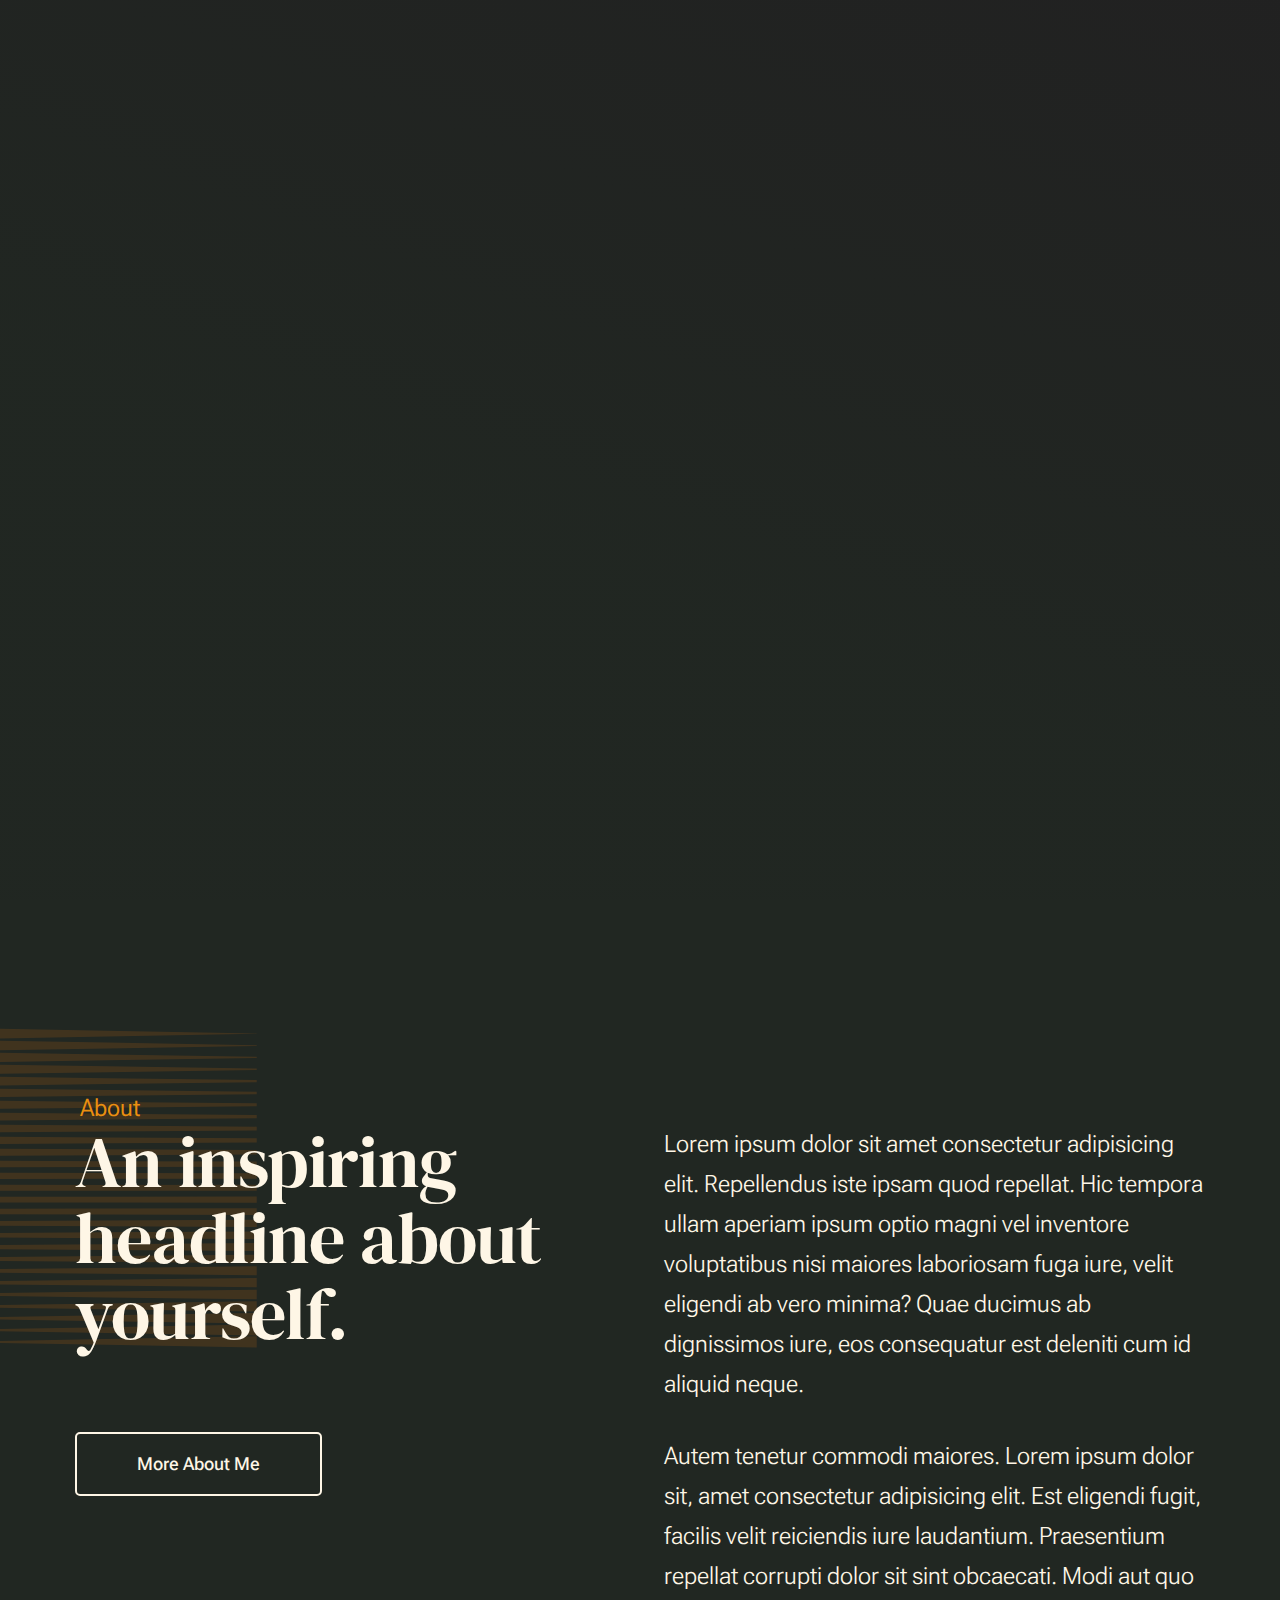
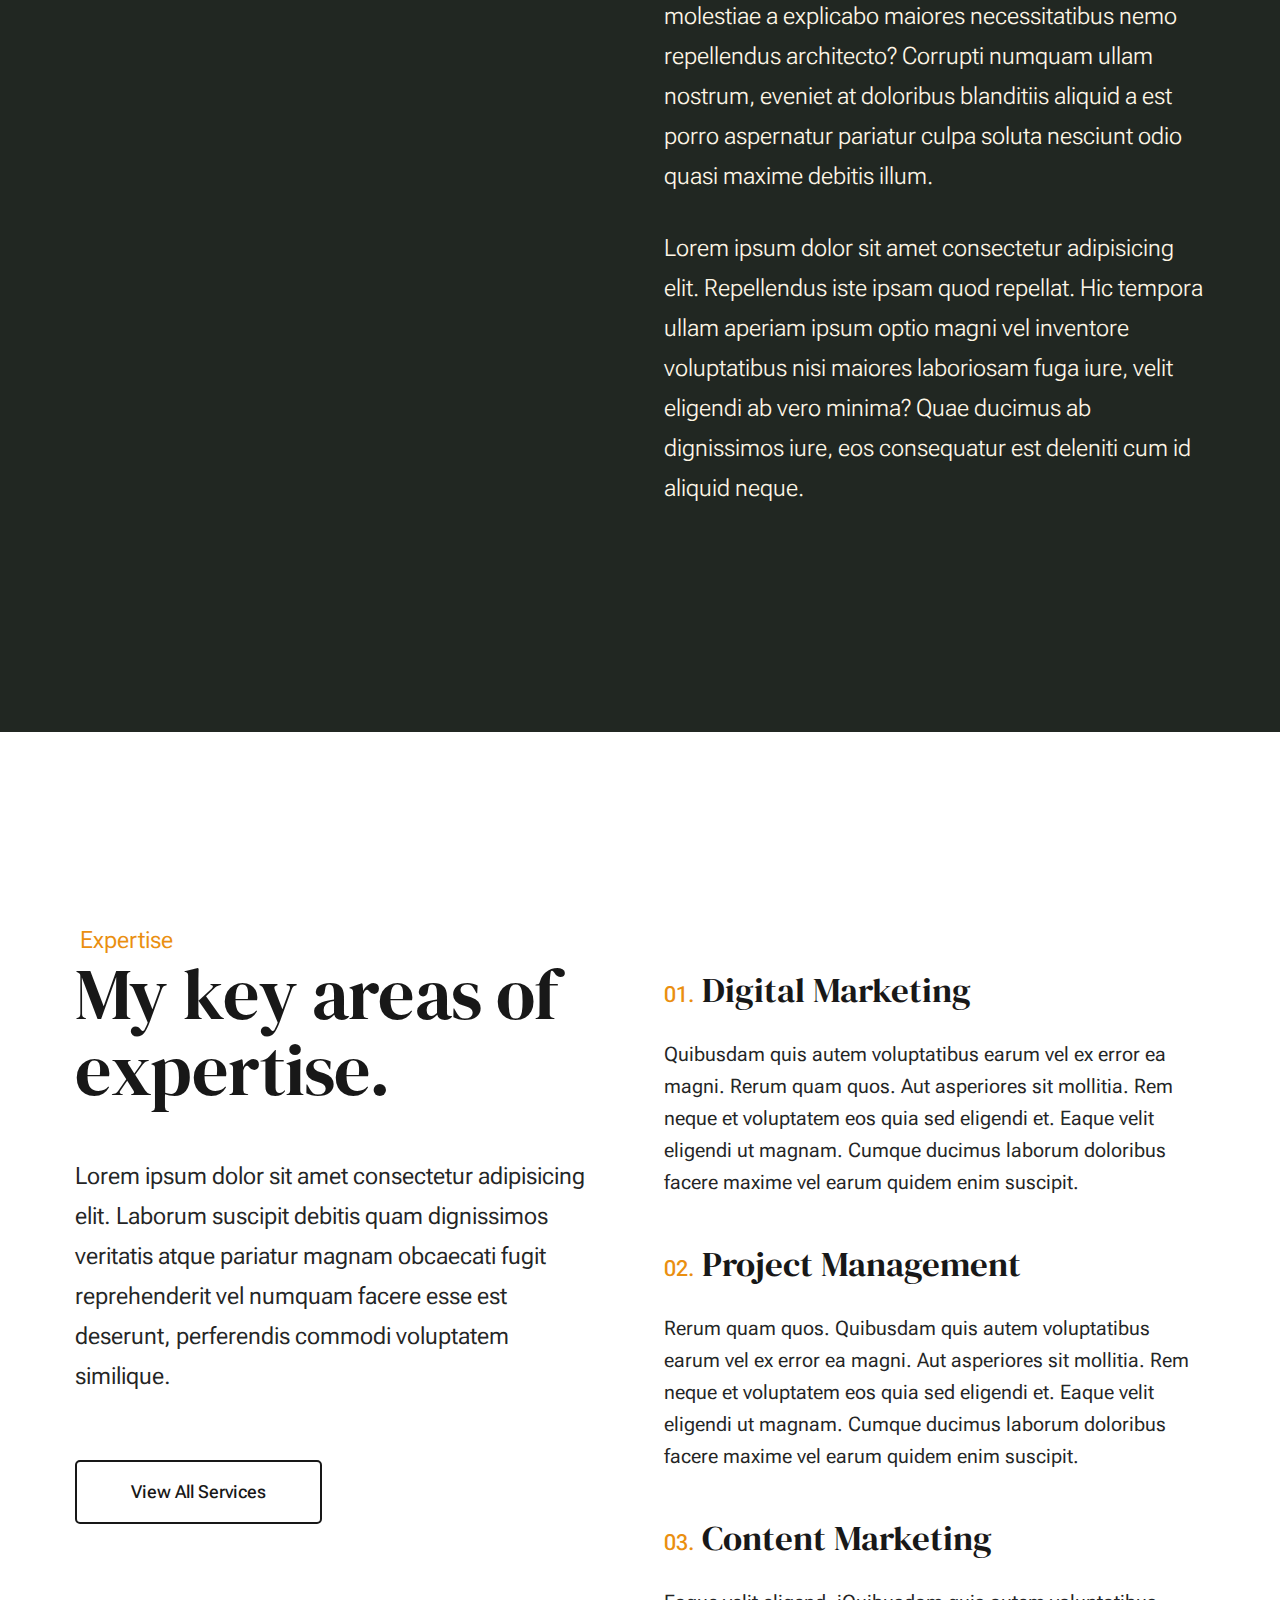
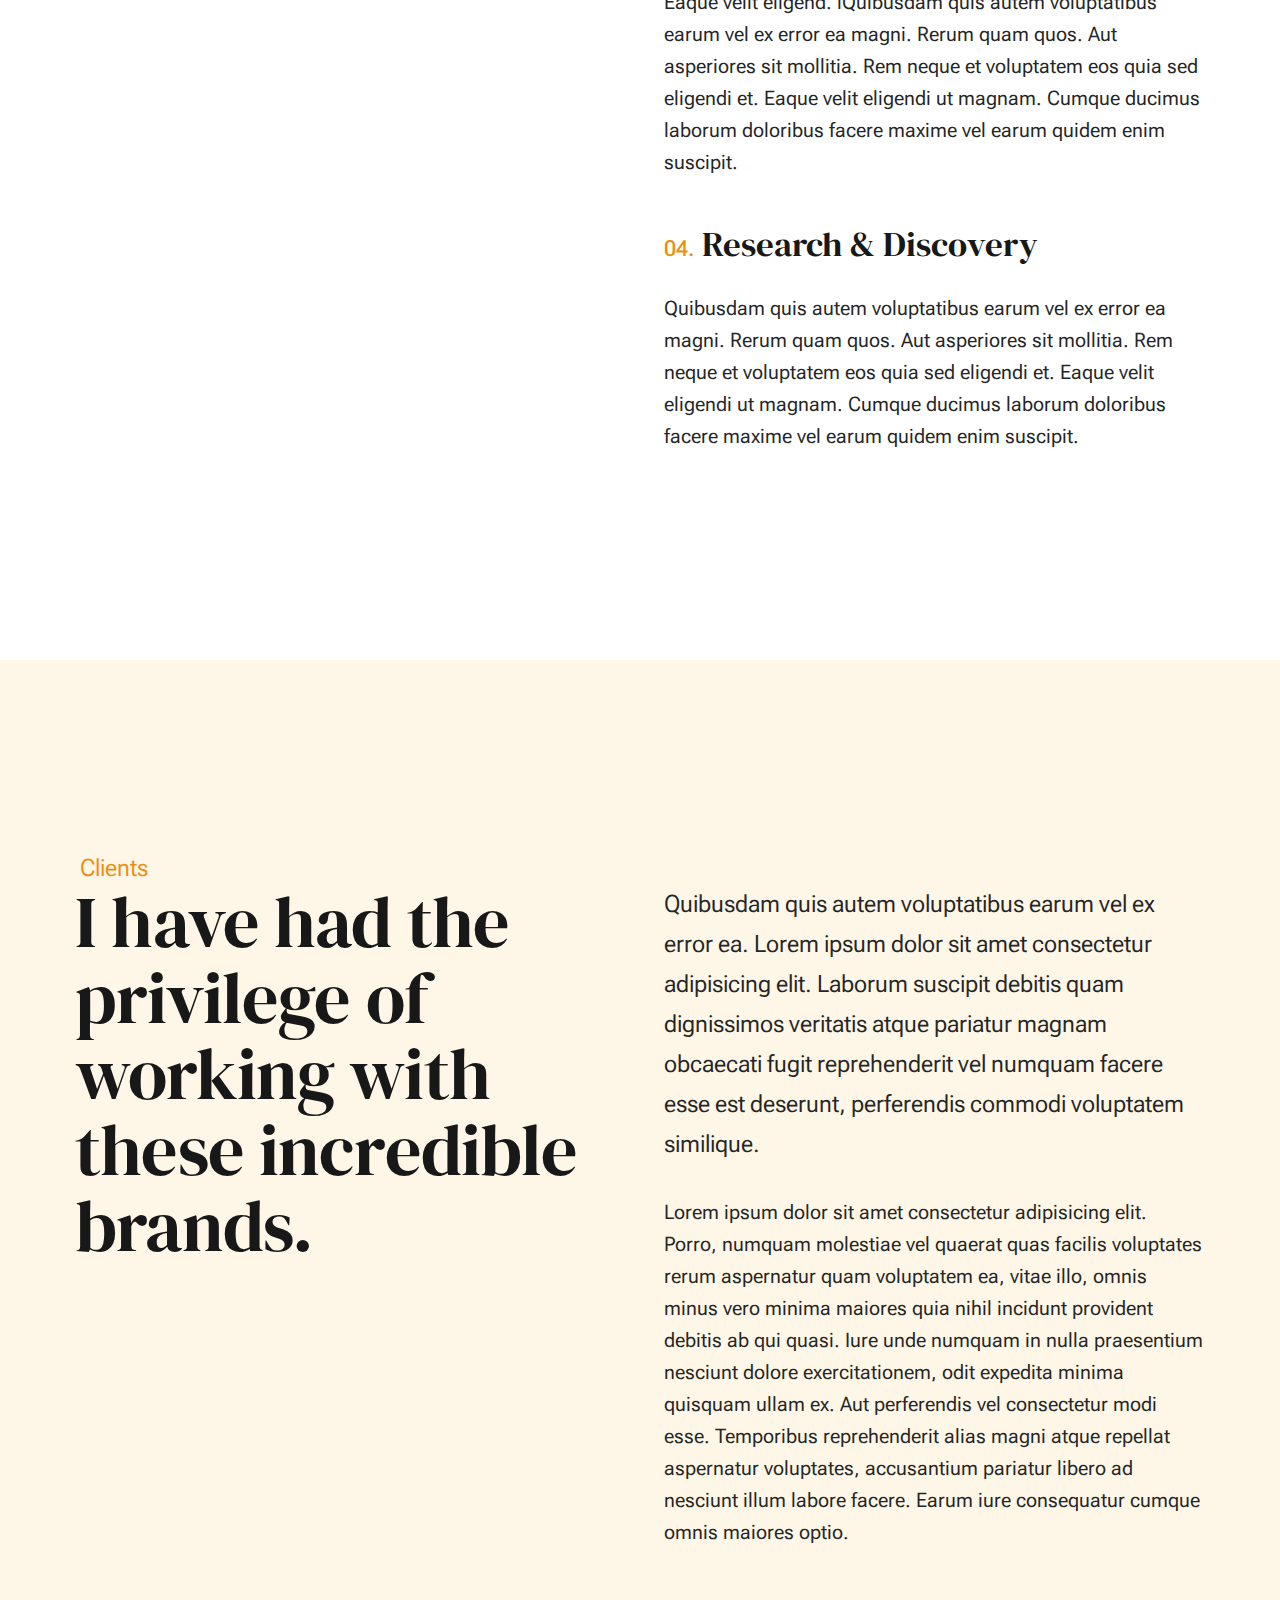
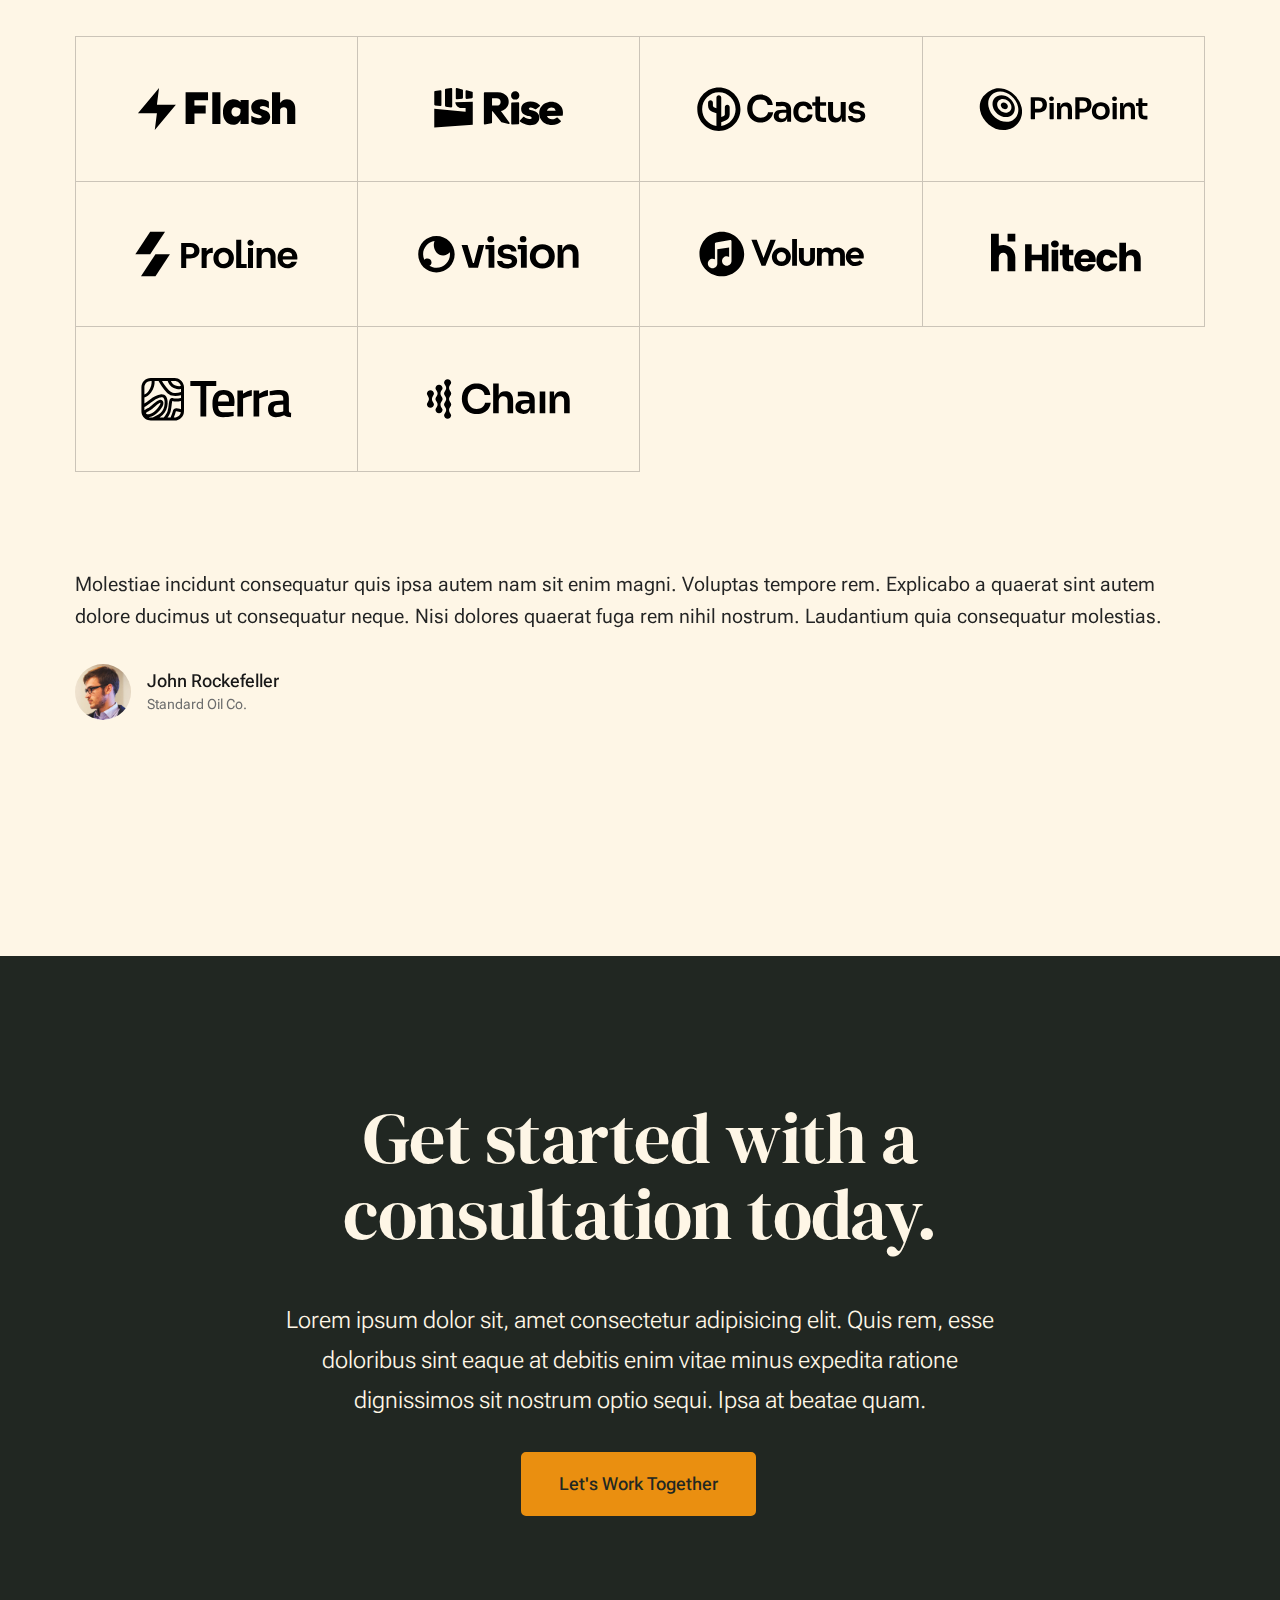
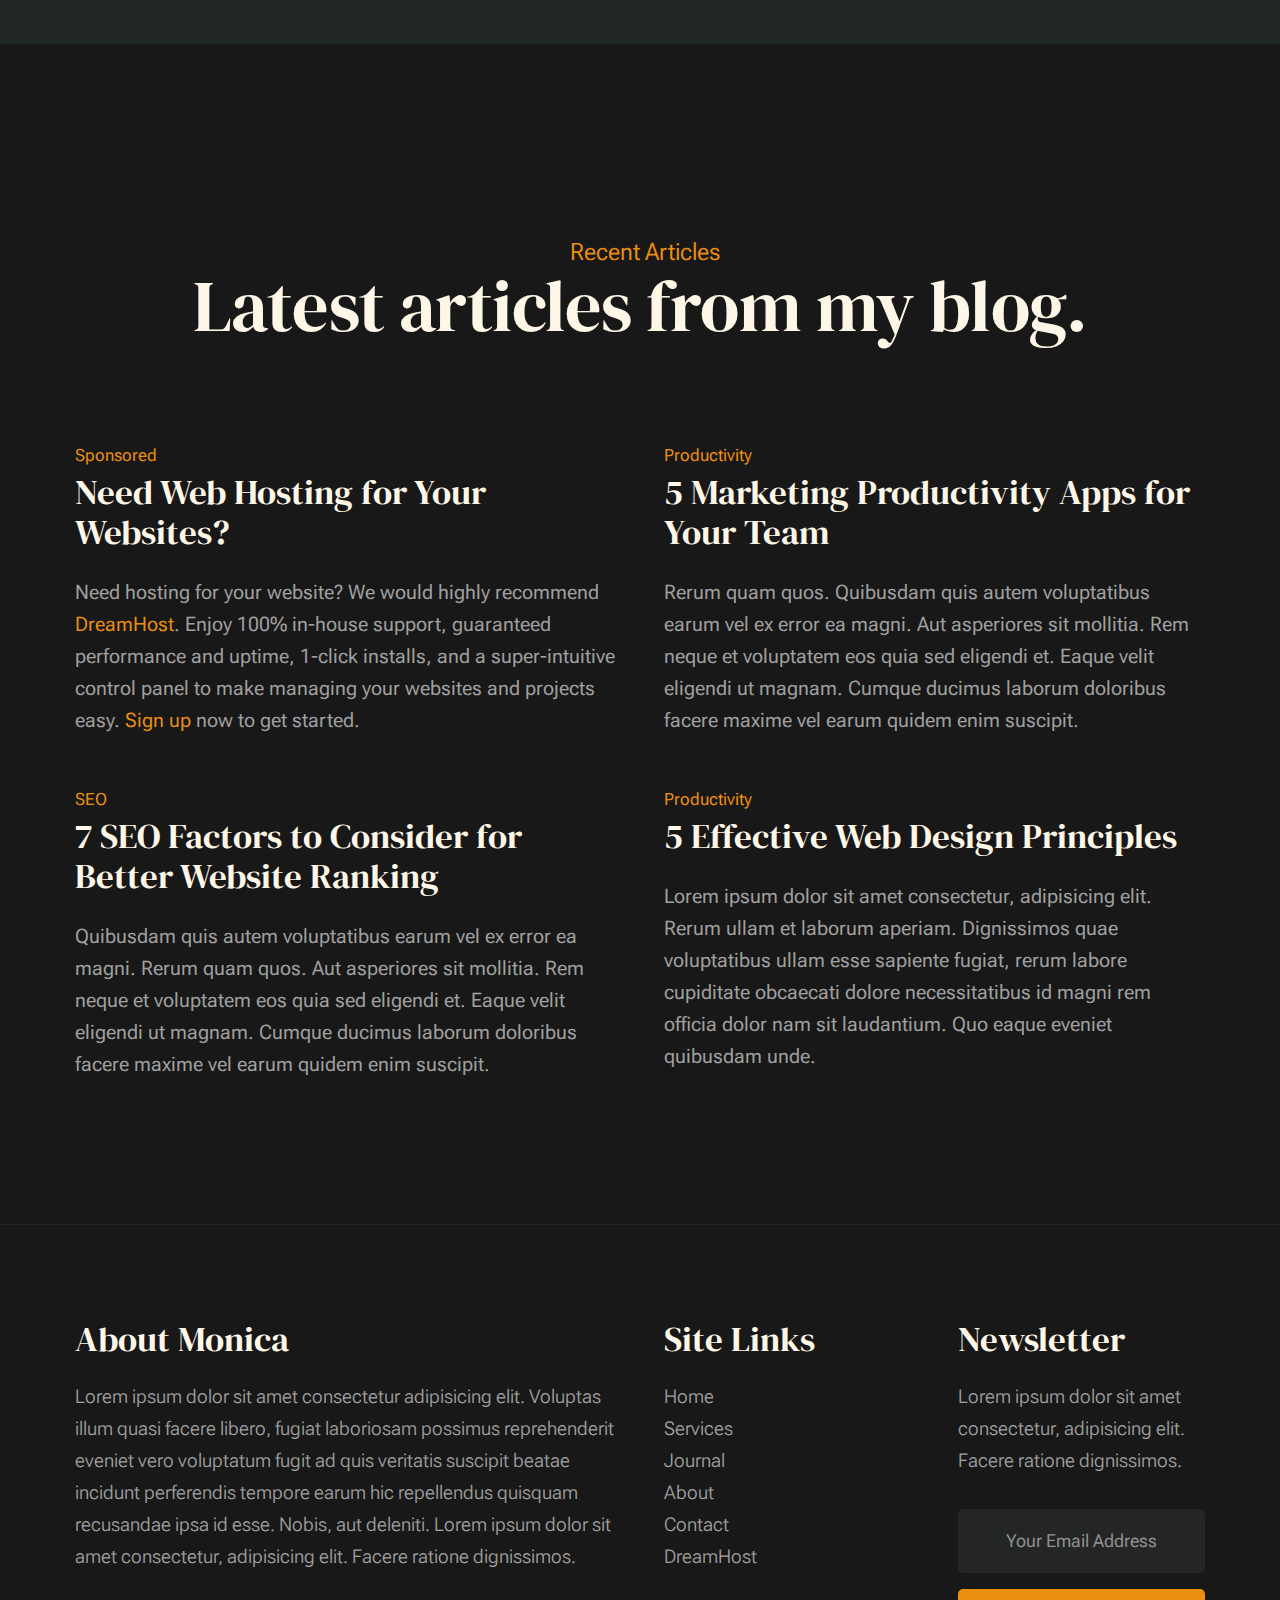
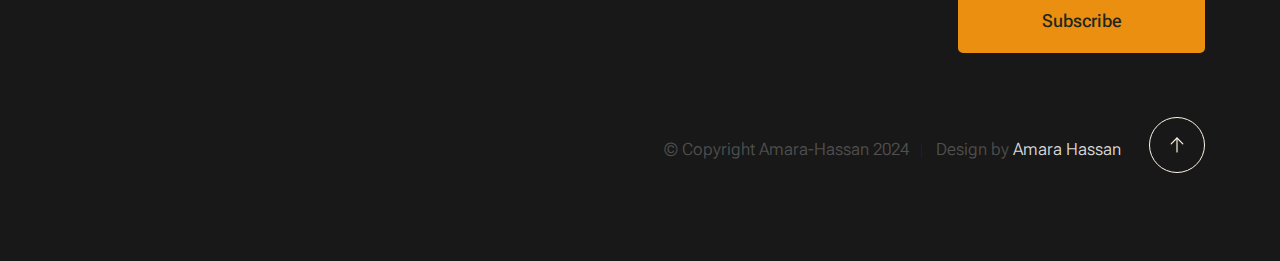
<file: index.html>
<!DOCTYPE html>
<html lang="en" class="no-js" >
<head>

    <!--- basic page needs
    ================================================== -->
    <meta charset="utf-8">
    <meta name="viewport" content="width=device-width, initial-scale=1">
    <title>Amara-Hassan</title>

    <script>
        document.documentElement.classList.remove('no-js');
        document.documentElement.classList.add('js');
    </script>

    <!-- CSS
    ================================================== -->
    <link rel="stylesheet" href="style.css">
    <link rel="stylesheet" href="style2.css">
</head>


<body id="top">

    
    <!-- preloader
    ================================================== -->
    <div id="preloader">
        <div id="loader" class="dots-fade">
            <div></div>
            <div></div>
            <div></div>
        </div>
    </div>


    <!-- page wrap
    ================================================== -->
    <div id="page" class="s-pagewrap ss-home">


        <!-- # site header 
        ================================================== -->
        <header class="s-header">

            <div class="row s-header__inner width-sixteen-col">

                <div class="s-header__block">
                    <div class="s-header__logo">
                        <a class="logo" href="index.html">
                            <h3 style="color: white; margin-bottom: 60px;">Amara.</h3>
                        </a>
                    </div>

                    <a class="s-header__menu-toggle" href="#0"><span>Menu</span></a>
                </div> <!-- end s-header__block -->

                <nav class="s-header__nav">
    
                    <ul class="s-header__menu-links">
                        <li><a href="about.html">About</a></li>
                        <li><a href="services.html">Services</a></li>
                        <li><a href="blog.html">Blog</a></li>
                        <li><a href="contact.html">Contact</a></li>
                    </ul> <!-- s-header__menu-links -->

                    <div class="s-header__contact">
                        <a href="contact.html" class="btn btn--primary s-header__contact-btn">Let's Work Together</a>                        
                    </div> <!-- s-header__contact -->
    
                </nav> <!-- end s-header__nav -->

            </div> <!-- end s-header__inner -->

        </header> <!-- end s-header -->


        <!-- # site main content
        ================================================== -->
        <section id="content" class="s-content">

            <!-- intro
            ----------------------------------------------- -->
            <section id="intro" class="s-intro">

                <div class="row s-intro__content width-sixteen-col">

                    <div class="column lg-12 s-intro__content-inner grid-block">
                        
                        <div class="s-intro__content-text">
                            <div class="s-intro__content-pretitle text-pretitle">Hello, I'm Amara</div>
                            <h1 class="s-intro__content-title">
                                I Build Responsive,<br>
                                High-Performance Web Applications <br>
                                that deliver results for Your Business
                            </h1>
                        </div> <!-- s-intro__content-text -->

                        <div class="s-intro__content-media"> 
                            <div class="s-intro__content-media-inner">                               
                                <img src="images/intro-bg.jpg" srcset="images/intro-bg.jpg 1x, images/intro-bg@2x.jpg 2x" alt="">
                                <div class="lines">                               
                                    <span></span>                                  
                                </div>
                            </div>
                        </div> <!-- s-intro__content-media -->                      

                        <div class="s-intro__scroll-down">
                            <a href="#about" class="smoothscroll">
                                <div class="scroll-icon">
                                    <svg xmlns="http://www.w3.org/2000/svg" viewBox="0 0 24 24" width="36" height="36" fill="none" stroke="#97b34a" stroke-width="1" stroke-linecap="round" stroke-linejoin="round">&lt;!--!  Atomicons Free 1.00 by @atisalab License - https://atomicons.com/license/ (Icons: CC BY 4.0) Copyright 2021 Atomicons --&gt;<polyline points="7 13 12 18 17 13"></polyline><line x1="12" y1="18" x2="12" y2="6"></line></svg>
                                </div>
                                <span>Scroll for more</span>
                            </a>
                        </div> <!-- s-intro__scroll-down -->
                        
                    </div> <!-- s-intro__content-inner -->

                </div> <!-- s-intro__content -->

            </section> <!-- end s-intro -->

            <!-- about
            ----------------------------------------------- -->
            <section id="about" class="s-about target-section">

                <div class="row s-about__content width-sixteen-col">
                    <div class="column grid-block grid-section-split">

                        <img src="images/geometric_shape.svg" alt="" class="s-about__content-imgbg">

                        <div class="section-header grid-section-split__header">
                            <div class="text-pretitle">About</div>                           
                            <h2 class="text-display-title">
                            An inspiring headline about yourself.
                            </h2>                           
                        </div> <!-- end section-header -->

                        <div class="s-about__content-main grid-section-split__primary">
                            <p class="attention-getter">
                            Lorem ipsum dolor sit amet consectetur adipisicing elit. 
                            Repellendus iste ipsam quod repellat. Hic tempora ullam aperiam 
                            ipsum optio magni vel inventore voluptatibus nisi maiores laboriosam 
                            fuga iure, velit eligendi ab vero minima? Quae ducimus ab dignissimos 
                            iure, eos consequatur est deleniti cum id aliquid neque.
                            </p>

                            <p class="attention-getter">
                            Autem tenetur commodi maiores. Lorem ipsum dolor sit, amet consectetur adipisicing elit.  
                            Est eligendi fugit, facilis velit reiciendis iure laudantium. Praesentium repellat 
                            corrupti dolor sit sint obcaecati. Modi aut quo molestiae a explicabo maiores necessitatibus 
                            nemo repellendus architecto? Corrupti numquam ullam nostrum, eveniet at doloribus blanditiis 
                            aliquid a est porro aspernatur pariatur culpa soluta nesciunt odio quasi maxime debitis illum.
                            </p>

                            <p class="attention-getter">
                            Lorem ipsum dolor sit amet consectetur adipisicing elit. 
                            Repellendus iste ipsam quod repellat. Hic tempora ullam aperiam 
                            ipsum optio magni vel inventore voluptatibus nisi maiores laboriosam 
                            fuga iure, velit eligendi ab vero minima? Quae ducimus ab dignissimos 
                            iure, eos consequatur est deleniti cum id aliquid neque.
                            </p>
                        </div> <!-- end s-about__content-main -->

                        <div class="s-about__content-btn grid-section-split__bottom">
                            <a href="about.html" class="btn btn--stroke u-fullwidth">More About Me</a>

                            <ul class="s-about__social social-list">
                                <li>
                                    <a href="#0">
                                        <i class='bx bxl-facebook-circle'></i>
                                        <span class="u-screen-reader-text">Facebook</span>
                                    </a>
                                </li>
                                <li>
                                    <a href="#0">
                                        <i class='bx bxl-twitter' ></i>
                                        <span class="u-screen-reader-text">Twitter</span>
                                    </a>
                                </li>
                                <li>
                                    <a href="#0">
                                        <i class='bx bxl-instagram-alt' ></i>
                                        <span class="u-screen-reader-text">Instagram</span>
                                    </a>
                                </li>
                                <li>
                                    <a href="#0">
                                        <i class='bx bxl-linkedin-square'></i>
                                        <span class="u-screen-reader-text">Dribbble</span>
                                    </a>
                                </li>
                            </ul> <!-- end s-footer__social -->
                        </div> <!-- end s-about__content-btn -->
                    
                    </div> <!-- content-inner -->
                </div>
                
            </section> <!-- end s-about -->

            <!-- expertise
            ----------------------------------------------- -->
            <section id="expertise" class="s-expertise">

                <div class="row s-expertise__content width-sixteen-col">
                    <div class="column xl-12 grid-block grid-section-split">

                        <div class="section-header grid-section-split__header">
                            <div class="text-pretitle">Expertise</div>                           
                            <h2 class="text-display-title">
                            My key areas of expertise.
                            </h2>     
                            
                            <p class="lead">
                            Lorem ipsum dolor sit amet consectetur adipisicing elit. Laborum suscipit debitis quam dignissimos veritatis atque pariatur magnam obcaecati fugit reprehenderit vel numquam facere esse est deserunt, perferendis commodi voluptatem similique.
                            </p>
                        </div> <!-- end section-header -->

                        <div class="s-expertise__content-main grid-section-split__primary">

                            <div class="grid-list-items list-items show-ctr">
                                <div class="grid-list-items__item list-items__item">
                                    <div class="grid-list-items__title list-items__item-header">
                                        <h3 class="list-items__item-title">Digital Marketing</h3>
                                    </div>
                                    <div class="grid-list-items__text list-items__item-text">
                                        <p>
                                        Quibusdam quis autem voluptatibus earum vel ex error ea magni. Rerum quam quos. Aut asperiores 
                                        sit mollitia. Rem neque et voluptatem eos quia sed eligendi et. Eaque velit eligendi ut 
                                        magnam. Cumque ducimus laborum doloribus facere maxime vel earum quidem enim suscipit.
                                        </p>
                                    </div>
                                </div> <!-- list-item -->
                                <div class="grid-list-items__item list-items__item">
                                    <div class="grid-list-items__title list-items__item-header">
                                        <h3 class="list-items__item-title">Project Management</h3>
                                    </div>
                                    <div class="grid-list-items__text list-items__item-text">
                                        <p>
                                        Rerum quam quos. Quibusdam quis autem voluptatibus earum vel ex error ea magni. Aut asperiores 
                                        sit mollitia. Rem neque et voluptatem eos quia sed eligendi et. Eaque velit eligendi ut 
                                        magnam. Cumque ducimus laborum doloribus facere maxime vel earum quidem enim suscipit.
                                        </p>
                                    </div>
                                </div> <!-- list-expertise__item -->
                                <div class="grid-list-items__item list-items__item">
                                    <div class="grid-list-items__title list-items__item-header">
                                        <h3 class="list-items__item-title">Content Marketing</h3>
                                    </div>
                                    <div class="grid-list-items__text list-items__item-text">
                                        <p>
                                        Eaque velit eligend. iQuibusdam quis autem voluptatibus earum vel ex error ea magni. 
                                        Rerum quam quos. Aut asperiores sit mollitia. Rem neque et voluptatem eos quia sed eligendi et. 
                                        Eaque velit eligendi ut magnam. Cumque ducimus laborum doloribus facere maxime vel earum quidem enim suscipit.
                                        </p>
                                    </div>
                                </div> <!-- list-expertise__item -->
                                <div class="grid-list-items__item list-items__item">
                                    <div class="grid-list-items__title list-items__item-header">
                                        <h3 class="list-items__item-title">Research & Discovery</h3>
                                    </div>
                                    <div class="grid-list-items__text list-items__item-text">
                                        <p>
                                        Quibusdam quis autem voluptatibus earum vel ex error ea magni. Rerum quam quos. Aut asperiores 
                                        sit mollitia. Rem neque et voluptatem eos quia sed eligendi et. Eaque velit eligendi ut 
                                        magnam. Cumque ducimus laborum doloribus facere maxime vel earum quidem enim suscipit.
                                        </p>
                                    </div>
                                </div> <!-- list-expertise__item -->

                            </div> <!-- grid-list-items -->
                        </div> <!-- end s-expertise__content-main -->

                        <div class="s-expertise__content-btn grid-section-split__bottom">
                            <a href="services.html" class="btn btn--stroke u-fullwidth">View All Services</a>
                        </div> <!-- end s-about__content-btn -->

                    </div> <!-- end grid-block-->
                </div> <!-- end s-expertise__content -->

            </section> <!-- end s-expertise -->

            <!-- clients
            ----------------------------------------------- -->
            <section id="clients" class="s-clients">          

                <div class="row s-clients__content-block width-sixteen-col">
                    <div class="column xl-12 grid-block grid-section-split">
                    
                        <div class="section-header grid-section-split__header">
                            <div class="text-pretitle">Clients</div>                           
                            <h2 class="text-display-title">
                            I have had the privilege of working with these incredible brands.
                            </h2>       
                        </div> <!-- end section-header -->
                    
                        <div class="grid-section-split__primary">
                            <p class="lead">
                            Quibusdam quis autem voluptatibus earum vel ex error ea. Lorem ipsum dolor sit amet consectetur 
                            adipisicing elit. Laborum suscipit debitis quam dignissimos veritatis atque pariatur magnam 
                            obcaecati fugit reprehenderit vel numquam facere esse est deserunt, perferendis commodi voluptatem similique.
                            </p>   

                            <p>
                            Lorem ipsum dolor sit amet consectetur adipisicing elit. Porro, numquam molestiae vel quaerat quas 
                            facilis voluptates rerum aspernatur quam voluptatem ea, vitae illo, omnis minus vero minima maiores 
                            quia nihil incidunt provident debitis ab qui quasi. Iure unde numquam in nulla praesentium nesciunt 
                            dolore exercitationem, odit expedita minima quisquam ullam ex. Aut perferendis vel consectetur modi esse.
                            Temporibus reprehenderit alias magni atque repellat aspernatur voluptates, accusantium pariatur libero ad 
                            nesciunt illum labore facere. Earum iure consequatur cumque omnis maiores optio.
                            </p>
                        </div> <!-- end grid-section-split__primary -->
                    
                    </div> <!-- end column -->
                </div> <!-- end row -->

                <div class="row s-clients__content-block width-sixteen-col">
                    <div class="column xl-12">
                    
                        <div class="clients-list">                            
                            <div class="clients-list__item">
                                <a href="#0">
                                    <img src="images/clients/flash.svg" alt="">
                                </a>
                            </div>
                            <div class="clients-list__item">
                                <a href="#0">
                                    <img src="images/clients/rise.svg" alt="">
                                </a>
                            </div>
                            <div class="clients-list__item">
                                <a href="#0">
                                    <img src="images/clients/cactus.svg" alt="">
                                </a>
                            </div>
                            <div class="clients-list__item">
                                <a href="#0">
                                    <img src="images/clients/pinpoint.svg" alt="">
                                </a>
                            </div>
                            <div class="clients-list__item">
                                <a href="#0">
                                    <img src="images/clients/proline.svg" alt="">
                                </a>
                            </div>
                            <div class="clients-list__item">
                                <a href="#0">
                                    <img src="images/clients/vision.svg" alt="">
                                </a>
                            </div>
                            <div class="column clients-list__item">
                                <a href="#0">
                                    <img src="images/clients/volume.svg" alt="">
                                </a>
                            </div>
                            <div class="column clients-list__item">
                                <a href="#0">
                                    <img src="images/clients/hitech.svg" alt="">
                                </a>
                            </div><div class="clients-list__item">
                                <a href="#0">
                                    <img src="images/clients/terra.svg" alt="">
                                </a>
                            </div>
                            <div class="clients-list__item">
                                <a href="#0">
                                    <img src="images/clients/chain.svg" alt="">
                                </a>
                            </div>
                        </div> <!-- end clients-list -->

                    </div> <!-- end column -->
                </div> <!-- end row -->
                                
                <div class="row s-clients__content-block width-sixteen-col">
                    <div class="column xl-12 testimonials">
                    
                        <div class="swiper-container testimonials__slider home-slider">

                            <div class="swiper-wrapper">
                                <div class="testimonials__slide swiper-slide">
                                    <p>
                                    Molestiae incidunt consequatur quis ipsa autem nam sit enim magni. Voluptas tempore rem. 
                                    Explicabo a quaerat sint autem dolore ducimus ut consequatur neque. Nisi dolores quaerat fuga rem nihil nostrum.
                                    Laudantium quia consequatur molestias.
                                    </p>
                                    <div class="testimonials__author">
                                        <img src="images/avatars/user-01.jpg" alt="Author image" class="testimonials__avatar">
                                        <cite class="testimonials__cite">
                                            <strong>John Rockefeller</strong>
                                            <span>Standard Oil Co.</span>
                                        </cite>
                                    </div>
                                </div>
                                <div class="testimonials__slide swiper-slide">
                                    <p>
                                    Nisi dolores quaerat fuga rem nihil nostrum. Molestiae incidunt consequatur quis ipsa autem nam sit enim magni. 
                                    Voluptas tempore rem. Laudantium quia consequatur molestias.
                                    Explicabo a quaerat sint autem dolore ducimus ut consequatur neque.
                                    </p>
                                    <div class="testimonials__author">
                                        <img src="images/avatars/user-04.jpg" alt="Author image" class="testimonials__avatar">
                                        <cite class="testimonials__cite">
                                            <strong>Andrew Carnegie</strong>
                                            <span>Carnegie Steel Co.</span>
                                        </cite>
                                    </div>
                                </div>
                                <div class="testimonials__slide swiper-slide">
                                    <p>
                                    Voluptas tempore rem. Molestiae incidunt consequatur quis ipsa autem nam sit enim magni.  
                                    Explicabo a quaerat sint autem dolore ducimus ut consequatur neque. 
                                    Nisi dolores quaerat fuga rem nihil nostrum. Laudantium quia consequatur molestias.
                                    </p>
                                    <div class="testimonials__author">
                                        <img src="images/avatars/user-06.jpg" alt="Author image" class="testimonials__avatar">
                                        <cite class="testimonials__cite">
                                            <strong>Henry Ford</strong>
                                            <span>Ford Motor Co.</span>
                                        </cite>
                                    </div>
                                </div>
                                <div class="testimonials__slide swiper-slide">
                                    <p>
                                    Molestiae incidunt consequatur quis ipsa autem nam sit enim magni. Voluptas tempore rem. 
                                    Explicabo a quaerat sint autem dolore ducimus ut consequatur neque. Nisi dolores quaerat fuga rem nihil nostrum.
                                    Laudantium quia consequatur molestias.
                                    </p>
                                    <div class="testimonials__author">
                                        <img src="images/avatars/user-02.jpg" alt="Author image" class="testimonials__avatar">
                                        <cite class="testimonials__cite">
                                            <strong>John Morgan</strong>
                                            <span>JP Morgan & Co.</span>
                                        </cite>
                                    </div>
                                </div> 
                            </div> <!-- end swiper-wrapper --> 

                            <div class="swiper-pagination"></div>

                        </div> <!--end testimonials__slider -->                    
                    
                    </div> <!-- end column -->
                </div> <!-- end row -->


            </section> <!-- end s-clients -->            

        </section> <!-- s-content-->

        <!-- # cta
        ================================================== -->
        <section id="cta" class="s-cta">

            <div class="row row-x-center text-center">
                <div class="column xl-8 lg-12">

                    <div class="s-cta__content">
                        <h2 class="text-display-title">
                        Get started with a consultation today.
                        </h2>
                        <p class="lead">
                        Lorem ipsum dolor sit, amet consectetur adipisicing elit. Quis rem, esse doloribus sint eaque at debitis enim vitae minus expedita ratione dignissimos sit nostrum optio sequi. Ipsa at beatae quam.
                        </p>
                        <a href="contact.html" class="btn btn--primary">Let's Work Together</a>
                    </div>

                </div>
            </div>

        </section> <!-- end s-cta -->

        <!-- # journal
        ================================================== -->
        <section id="journal" class="s-journal">

            <div class="row s-journal__content width-sixteen-col">
                <div class="column xl-12 grid-block">

                    <div class="grid-full section-header text-center">
                        <div class="text-pretitle">Recent Articles</div>                           
                        <h2 class="text-display-title">
                        Latest articles from my blog.
                        </h2>  
                    </div> <!-- end section-header --> 

                    <div class="grid-full s-journal__content-main grid-list-items">

                        <div class="grid-list-items__item blog-card">
                            <div class="blog-card__header">
                                <div class="blog-card__cat-links">
                                    <a href="https://www.dreamhost.com/r.cgi?287326">Sponsored</a>
                                </div>
                                <h3 class="blog-card__title"><a href="https://www.dreamhost.com/r.cgi?287326">Need Web Hosting for Your Websites?</a></h3>
                            </div>
                            <div class="blog-card__text">
                                <p>
                                Need hosting for your website? We would highly recommend <a href="https://www.dreamhost.com/r.cgi?287326">DreamHost</a>.
                                Enjoy 100% in-house support, guaranteed performance and uptime, 1-click installs, and a super-intuitive control 
                                panel to make managing your websites and projects easy. <a href="https://www.dreamhost.com/r.cgi?287326">Sign up</a> now to get started.
                                </p>
                            </div>
                        </div> <!-- end blog-card -->
                        <div class="grid-list-items__item blog-card">
                            <div class="blog-card__header">
                                <div class="blog-card__cat-links">
                                    <a href="blog.html">Productivity</a>
                                </div>
                                <h3 class="blog-card__title"><a href="single.html">5 Marketing Productivity Apps for Your Team</a></h3>
                            </div>
                            <div class="blog-card__text">
                                <p>
                                Rerum quam quos. Quibusdam quis autem voluptatibus earum vel ex error ea magni. Aut asperiores 
                                sit mollitia. Rem neque et voluptatem eos quia sed eligendi et. Eaque velit eligendi ut 
                                magnam. Cumque ducimus laborum doloribus facere maxime vel earum quidem enim suscipit.
                                </p>
                            </div>
                        </div> <!-- end blog-card -->
                        <div class="grid-list-items__item blog-card">
                            <div class="blog-card__header">
                                <div class="blog-card__cat-links">
                                    <a href="blog.html">SEO</a>
                                </div>
                                <h3 class="blog-card__title"><a href="single.html">7 SEO Factors to Consider for Better Website Ranking</a></h3>
                            </div>
                            <div class="blog-card__text">
                                <p>
                                Quibusdam quis autem voluptatibus earum vel ex error ea magni. Rerum quam quos. Aut asperiores 
                                sit mollitia. Rem neque et voluptatem eos quia sed eligendi et. Eaque velit eligendi ut 
                                magnam. Cumque ducimus laborum doloribus facere maxime vel earum quidem enim suscipit.
                                </p>
                            </div>
                        </div> <!-- end blog card -->
                        <div class="grid-list-items__item blog-card">
                            <div class="blog-card__header">
                                <div class="blog-card__cat-links">
                                    <a href="blog.html">Productivity</a>
                                </div>
                                <h3 class="blog-card__title"><a href="single.html">5 Effective Web Design Principles</a></h3>
                            </div>
                            <div class="blog-card__text">
                                <p>
                                Lorem ipsum dolor sit amet consectetur, adipisicing elit. Rerum ullam et laborum aperiam. 
                                Dignissimos quae voluptatibus ullam esse sapiente fugiat, rerum labore cupiditate obcaecati 
                                dolore necessitatibus id magni rem officia dolor nam sit laudantium. Quo eaque eveniet quibusdam unde. 
                                </p>
                            </div>
                        </div> <!-- end blog-card -->

                    </div> <!-- end grid-list-items -->

                </div> <!-- end grid-block-->
            </div> <!-- end s-journal__content -->

        </section> <!-- end s-journal -->


        <!-- # footer 
        ================================================== -->
        <footer class="s-footer">
            <div class="row s-footer__content">
                <div class="column xl-6 lg-6 md-12 s-footer__block s-footer__about">                    
                    <h3>About Monica</h3>
                    <p>
                    Lorem ipsum dolor sit amet consectetur adipisicing elit. Voluptas illum quasi facere libero, 
                    fugiat laboriosam possimus reprehenderit eveniet vero voluptatum fugit ad quis veritatis suscipit beatae 
                    incidunt perferendis tempore earum hic repellendus quisquam recusandae ipsa id esse. Nobis, aut deleniti.
                    Lorem ipsum dolor sit amet consectetur, adipisicing elit. Facere ratione dignissimos.
                    </p>               
                </div>                
                <div class="column xl-3 lg-6 md-12 s-footer__block s-footer__site-links">
                    <h3>Site Links</h3>
                    <ul class="link-list">
                        <li><a href="index.html">Home</a></li>
                        <li><a href="services.html">Services</a></li>
                        <li><a href="blog.html">Journal</a></li>
                        <li><a href="about.html">About</a></li>
                        <li><a href="contact.html">Contact</a></li>
                        <li><a href="https://www.dreamhost.com/r.cgi?287326">DreamHost</a></li>
                    </ul>
                </div>
                <div class="column xl-3 lg-6 md-12 tab-12 s-footer__block s-footer__newsletter">
                    <h3>Newsletter</h3>

                    <p>
                    Lorem ipsum dolor sit amet consectetur, adipisicing elit. Facere ratione dignissimos.
                    </p>

                    <div class="subscribe-form">
                        <form id="mc-form" class="mc-form">
                            <input type="email" name="EMAIL" id="mce-EMAIL" class="u-fullwidth text-center" placeholder="Your Email Address" title="The domain portion of the email address is invalid (the portion after the @)." pattern="^([^\x00-\x20\x22\x28\x29\x2c\x2e\x3a-\x3c\x3e\x40\x5b-\x5d\x7f-\xff]+|\x22([^\x0d\x22\x5c\x80-\xff]|\x5c[\x00-\x7f])*\x22)(\x2e([^\x00-\x20\x22\x28\x29\x2c\x2e\x3a-\x3c\x3e\x40\x5b-\x5d\x7f-\xff]+|\x22([^\x0d\x22\x5c\x80-\xff]|\x5c[\x00-\x7f])*\x22))*\x40([^\x00-\x20\x22\x28\x29\x2c\x2e\x3a-\x3c\x3e\x40\x5b-\x5d\x7f-\xff]+|\x5b([^\x0d\x5b-\x5d\x80-\xff]|\x5c[\x00-\x7f])*\x5d)(\x2e([^\x00-\x20\x22\x28\x29\x2c\x2e\x3a-\x3c\x3e\x40\x5b-\x5d\x7f-\xff]+|\x5b([^\x0d\x5b-\x5d\x80-\xff]|\x5c[\x00-\x7f])*\x5d))*(\.\w{2,})+$" required>
                            <input type="submit" name="subscribe" value="Subscribe" class="btn btn--primary btn--small u-fullwidth">
                            <!-- <div style="position: absolute; left: -5000px;" aria-hidden="true"><input type="text" name="b_cdb7b577e41181934ed6a6a44_9a91cfe7b3" tabindex="-1" value=""></div> -->
                            <div class="mc-status"></div>
                        </form>
                    </div>
                </div>
            </div>    
            
            <div class="row s-footer__bottom">
                <div class="column xl-6 lg-12">
                    <ul class="s-footer__social social-list">
                        <li>
                            <a href="#0">
                                <span class="u-screen-reader-text">Facebook</span>
                            </a>
                        </li>
                        <li>
                            <a href="#0">
                                <span class="u-screen-reader-text">Twitter</span>
                            </a>
                        </li>
                        <li>
                            <a href="#0">
                                <span class="u-screen-reader-text">Instagram</span>
                            </a>
                        </li>
                        <li>
                            <a href="#0">
                                <span class="u-screen-reader-text">Dribbble</span>
                            </a>
                        </li>
                    </ul> <!-- end s-footer__social -->
                </div>
                <div class="column xl-6 lg-12">
                    <p class="ss-copyright">
                        <span>© Copyright Amara-Hassan 2024</span> 
                        <span>Design by <a href="https://www.linkedin.com/in/amara-hssan/">Amara Hassan</a></span>
                    </p>
                </div>

                <div class="ss-go-top">
                    <a class="smoothscroll" title="Back to Top" href="#top">
                        <svg xmlns="http://www.w3.org/2000/svg" viewBox="0 0 24 24" width="36" height="36" fill="none" stroke="#ffffff" stroke-width="1" stroke-linecap="round" stroke-linejoin="round">&lt;!--!  Atomicons Free 1.00 by @atisalab License - https://atomicons.com/license/ (Icons: CC BY 4.0) Copyright 2021 Atomicons --&gt;<polyline points="17 11 12 6 7 11"></polyline><line x1="12" y1="18" x2="12" y2="6"></line></svg>
                    </a>
                </div> <!-- end ss-go-top -->
            </div>
            
        </footer> <!-- end s-footer -->

    </div> <!-- end page-wrap -->

    <!-- Java Script
    ================================================== -->
    <script src="script.js"></script>

</body>
</html>
</file>
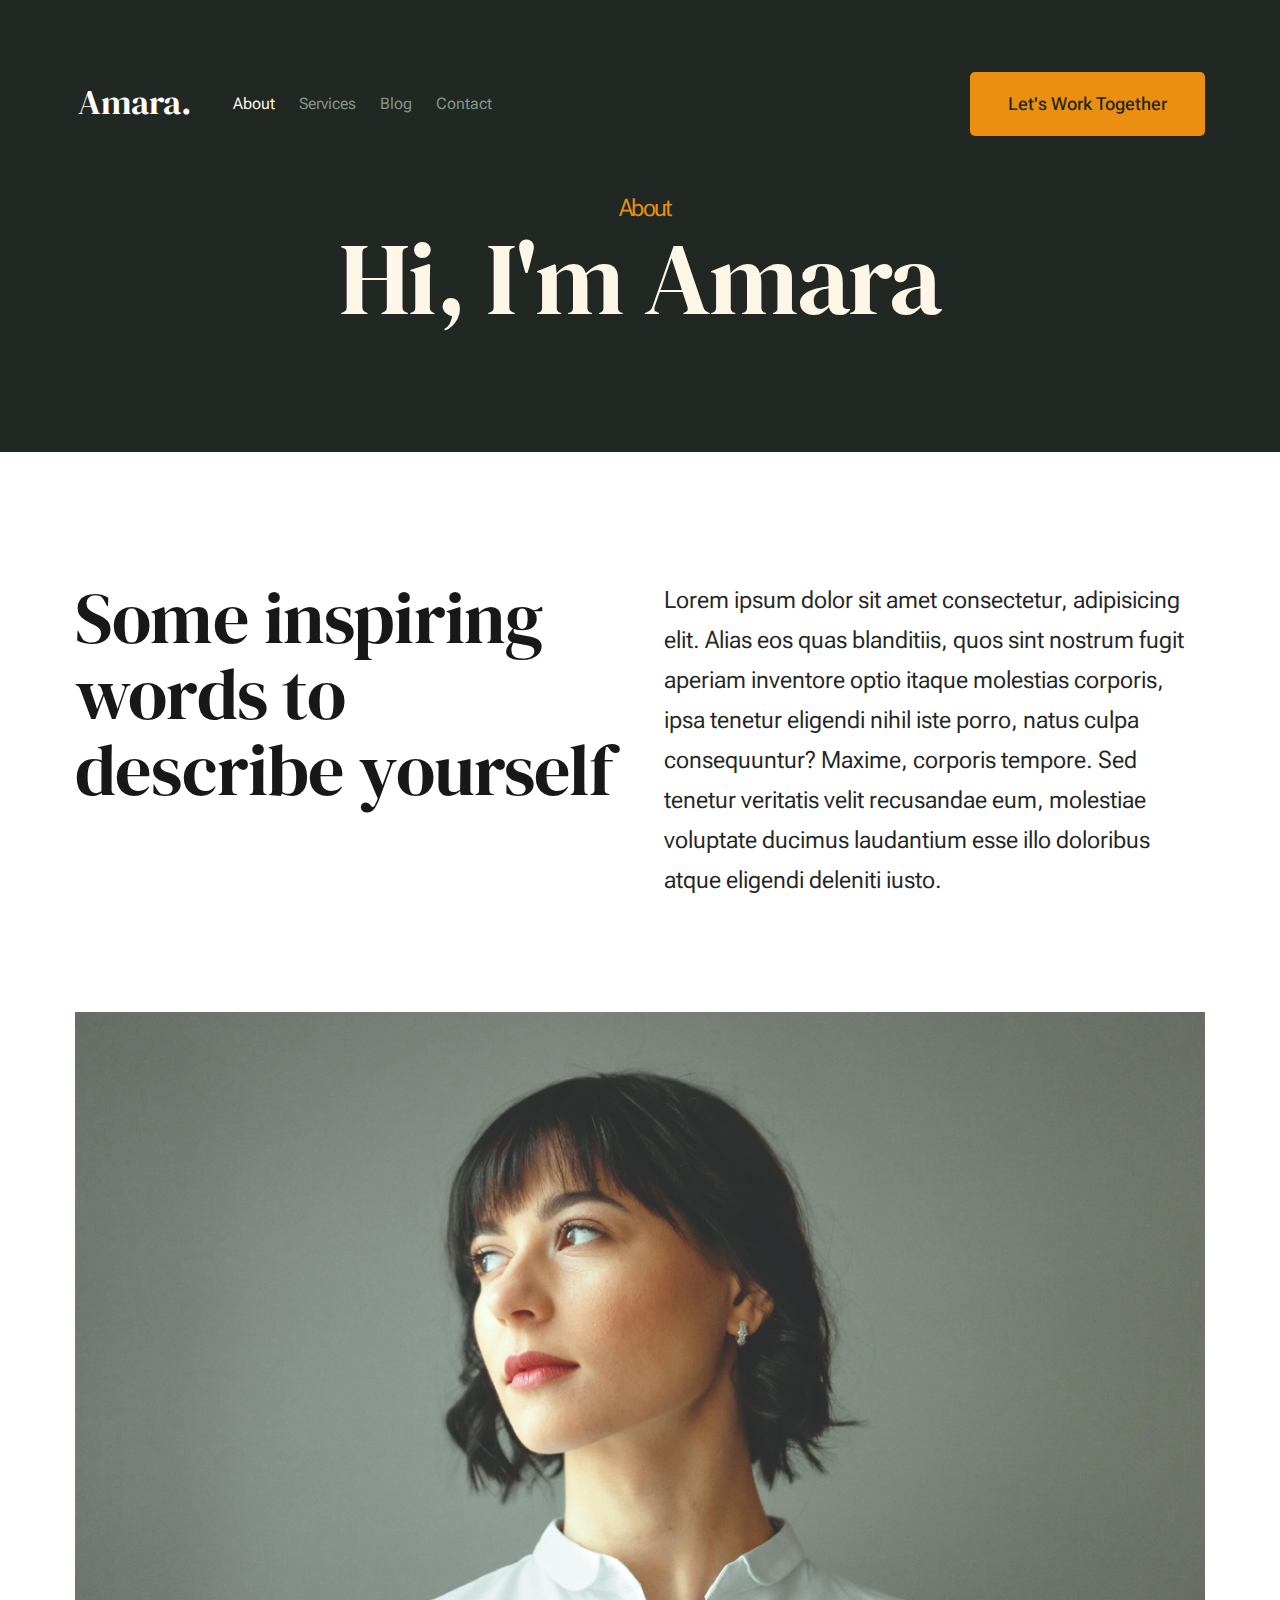
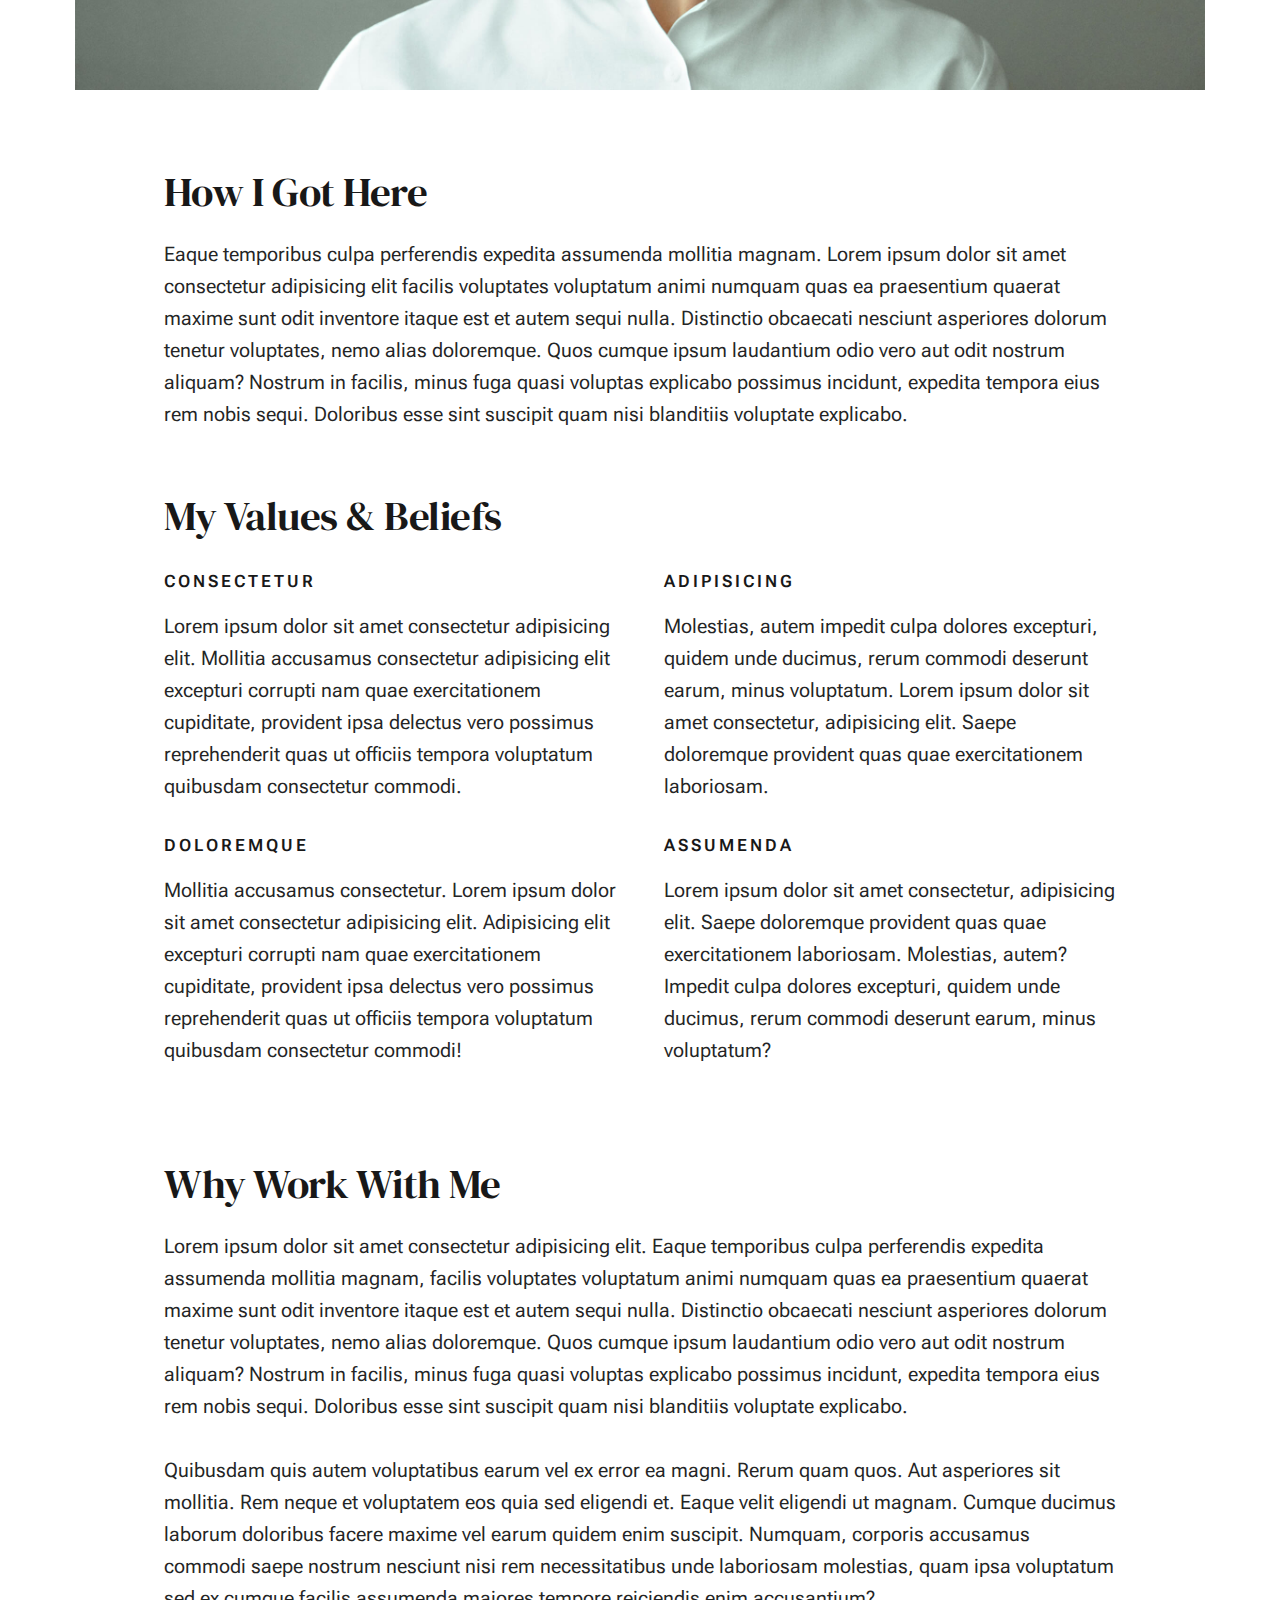
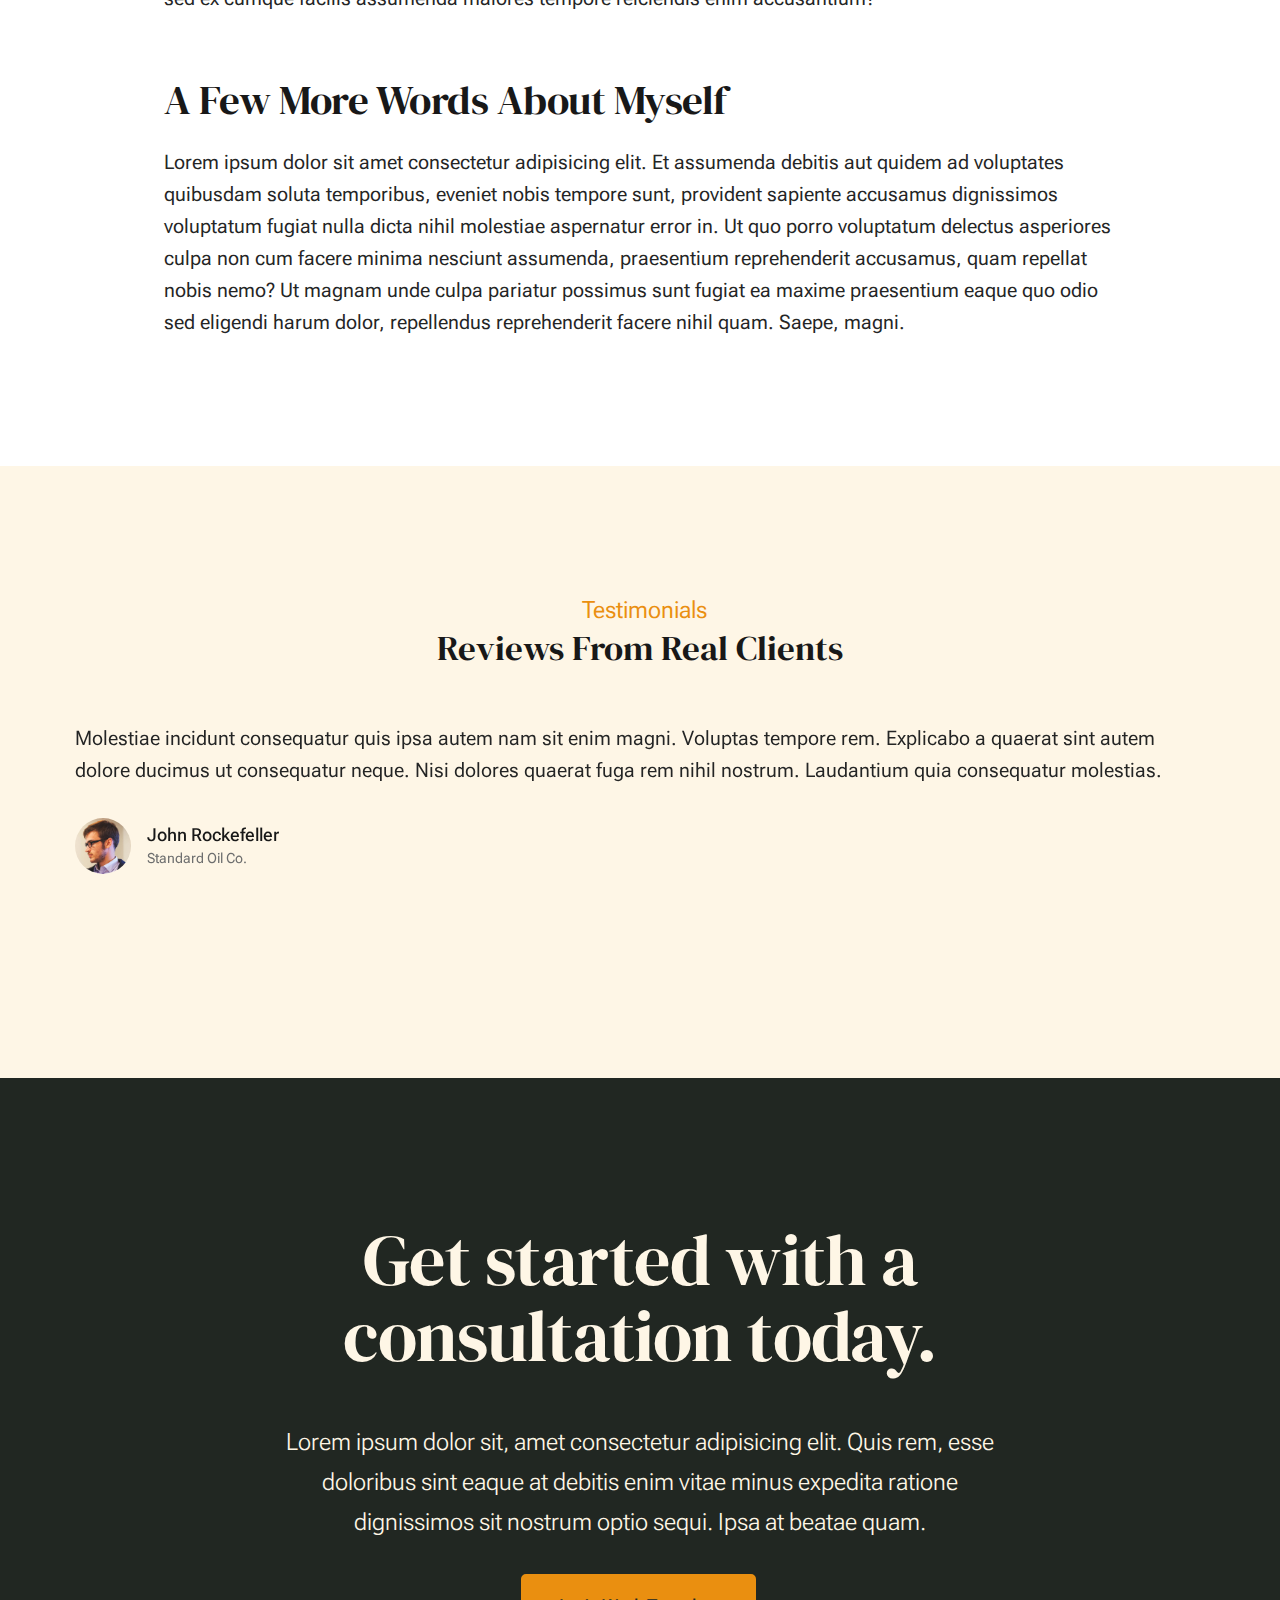
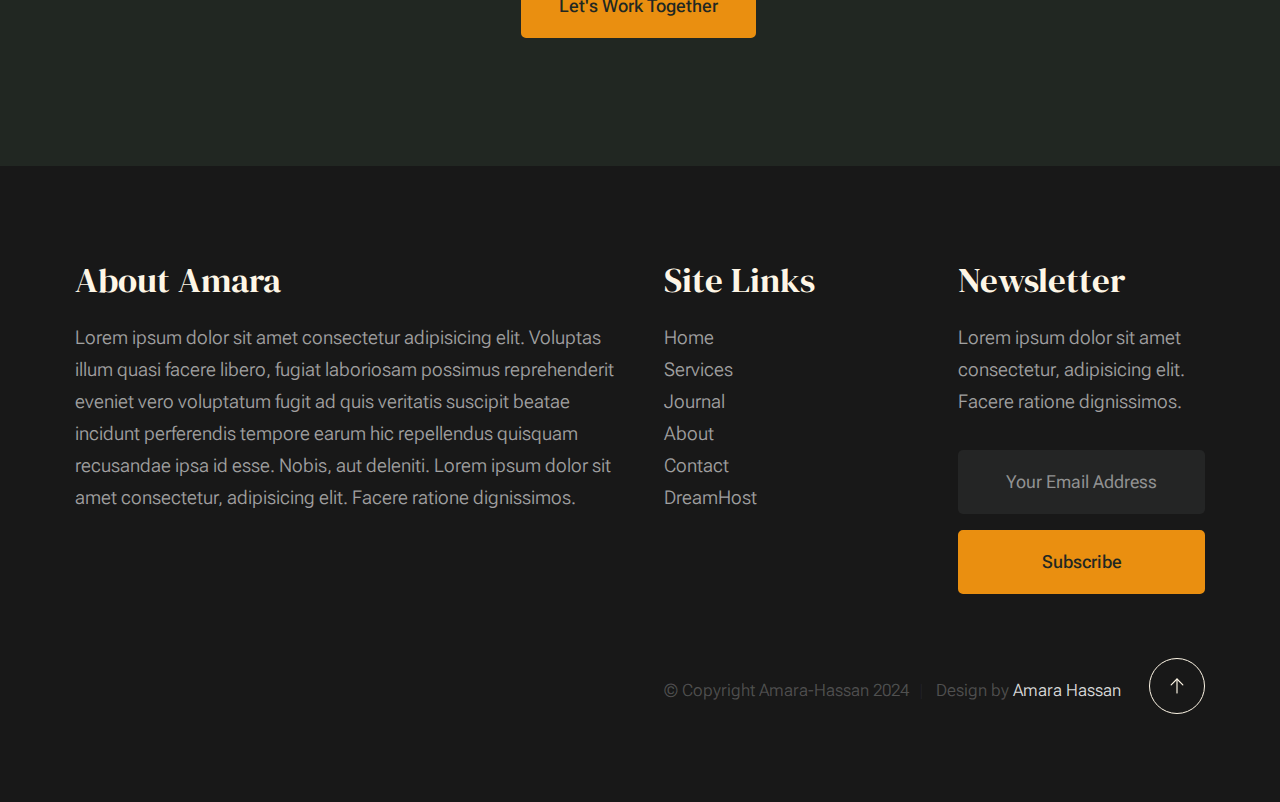
<file: about.html>
<!DOCTYPE html>
<html lang="en" class="no-js" >
<head>

    <!--- basic page needs
    ================================================== -->
    <meta charset="utf-8">
    <meta name="viewport" content="width=device-width, initial-scale=1">
    <title>About - Amara</title>

    <script>
        document.documentElement.classList.remove('no-js');
        document.documentElement.classList.add('js');
    </script>

    <!-- CSS
    ================================================== -->
    <link rel="stylesheet" href="style.css">
    <link rel="stylesheet" href="style2.css">

    <!-- favicons
    ================================================== -->
    <link rel="apple-touch-icon" sizes="180x180" href="apple-touch-icon.png">
    <link rel="icon" type="image/png" sizes="32x32" href="favicon-32x32.png">
    <link rel="icon" type="image/png" sizes="16x16" href="favicon-16x16.png">
    <link rel="manifest" href="site.webmanifest">

</head>


<body id="top">


    <!-- preloader
    ================================================== -->
    <div id="preloader">
        <div id="loader" class="dots-fade">
            <div></div>
            <div></div>
            <div></div>
        </div>
    </div>


    <!-- page wrap
    ================================================== -->
    <div id="page" class="s-pagewrap">


        <!-- # site header 
        ================================================== -->
        <header class="s-header">

            <div class="row s-header__inner width-sixteen-col">

                <div class="s-header__block">
                    <div class="s-header__logo">
                        <a class="logo" href="index.html">
                        <h3 style="color: white; margin-bottom: 60px;">Amara.</h3>
                        </a>
                    </div>

                    <a class="s-header__menu-toggle" href="#0"><span>Menu</span></a>
                </div> <!-- end s-header__block -->

                <nav class="s-header__nav">
    
                    <ul class="s-header__menu-links">
                        <li class="current"><a href="about.html">About</a></li>
                        <li><a href="services.html">Services</a></li>
                        <li><a href="blog.html">Blog</a></li>
                        <li><a href="contact.html">Contact</a></li>
                    </ul> <!-- s-header__menu-links -->

                    <div class="s-header__contact">
                        <a href="contact.html" class="btn btn--primary s-header__contact-btn">Let's Work Together</a>                        
                    </div> <!-- s-header__contact -->
    
                </nav> <!-- end s-header__nav -->

            </div> <!-- end s-header__inner -->

        </header> <!-- end s-header -->


        <!-- # site main content
        ================================================== -->
        <section id="content" class="s-content">

               <section class="s-pageheader pageheader">
                    <div class="row">
                        <div class="column xl-12">
                            <h1 class="page-title">
                                <span class="page-title__small-type text-pretitle">About</span>
                                Hi, I'm Amara
                            </h1>
                            
                        </div>
                    </div>
               </section> <!-- end pageheader --> 

               <section class="s-pagecontent pagecontent">

                    <div class="row pageintro">
                        <div class="column xl-6 lg-12">
                            <h2 class="text-display-title">Some inspiring words to describe yourself</h2>
                        </div>
                        <div class="column xl-6 lg-12 u-flexitem-x-right">
                            <p class="lead">
                            Lorem ipsum dolor sit amet consectetur, adipisicing elit. Alias eos quas blanditiis, quos sint nostrum fugit aperiam 
                            inventore optio itaque molestias corporis, ipsa tenetur eligendi nihil iste porro, natus culpa consequuntur? Maxime, 
                            corporis tempore. Sed tenetur veritatis velit recusandae eum, molestiae voluptate ducimus laudantium esse illo 
                            doloribus atque eligendi deleniti iusto. 
                            </p>
                        </div>                       
                    </div> <!-- end pageintro -->   
                    
                    <div class="row pagemedia">
                        <d class="column xl-12">
                            <figure class="page-media">                                
                                <img src="images/thumbs/about/about-1200.jpg" 
                                     srcset="images/thumbs/about/about-2400.jpg 2400w, 
                                             images/thumbs/about/about-1200.jpg 1200w, 
                                             images/thumbs/about/about-600.jpg 600w" sizes="(max-width: 2400px) 100vw, 2400px" alt="">
                            </figure>
                        </d>
                    </div> <!-- end pagemedia -->

                    <div class="row width-narrower pagemain">
                        <div class="column xl-12"> 

                            <h2>How I Got Here</h2>
                            <p>
                            Eaque temporibus culpa perferendis expedita assumenda mollitia magnam. Lorem ipsum dolor sit amet consectetur adipisicing elit
                            facilis voluptates voluptatum animi numquam quas ea praesentium quaerat maxime sunt odit inventore itaque est et autem sequi nulla. 
                            Distinctio obcaecati nesciunt asperiores dolorum tenetur voluptates, nemo alias doloremque. Quos cumque ipsum laudantium odio vero 
                            aut odit nostrum aliquam? Nostrum in facilis, minus fuga quasi voluptas explicabo possimus incidunt, expedita tempora eius rem nobis sequi. 
                            Doloribus esse sint suscipit quam nisi blanditiis voluptate explicabo.
                            </p>

                            <h2 class="u-add-bottom">My Values & Beliefs</h2>

                            <div class="grid-list-items list-items">
                                <div class="grid-list-items__item list-items__item u-remove-bottom">
                                    <div class="list-items__item-header">
                                        <h6 class="list-items__item-small-title">Consectetur</h6>
                                    </div>
                                    <p>
                                    Lorem ipsum dolor sit amet consectetur adipisicing elit. Mollitia accusamus consectetur adipisicing elit excepturi corrupti 
                                    nam quae exercitationem cupiditate, provident ipsa delectus vero possimus reprehenderit quas ut officiis tempora voluptatum 
                                    quibusdam consectetur commodi.
                                    </p>
                                </div>
                                <div class="grid-list-items__item list-items__item u-remove-bottom">
                                    <div class="list-items__item-header">
                                        <h6 class="list-items__item-small-title">Adipisicing</h6>
                                    </div>
                                    <p> 
                                    Molestias, autem impedit culpa dolores excepturi, quidem unde ducimus, rerum commodi deserunt earum, minus voluptatum.
                                    Lorem ipsum dolor sit amet consectetur, adipisicing elit. Saepe doloremque provident quas quae exercitationem laboriosam.
                                    </p>
                                </div>
                                <div class="grid-list-items__item list-items__item u-remove-bottom">
                                    <div class="list-items__item-header">
                                        <h6 class="list-items__item-small-title">Doloremque</h6>
                                    </div>
                                    <p>
                                    Mollitia accusamus consectetur. Lorem ipsum dolor sit amet consectetur adipisicing elit. Adipisicing elit excepturi corrupti 
                                    nam quae exercitationem cupiditate, provident ipsa delectus vero possimus reprehenderit quas ut officiis tempora voluptatum 
                                    quibusdam consectetur commodi!
                                    </p>
                                </div>
                                <div class="grid-list-items__item list-items__item u-remove-bottom">
                                    <div class="list-items__item-header">
                                        <h6 class="list-items__item-small-title">Assumenda</h6>
                                    </div>
                                    <p>
                                    Lorem ipsum dolor sit amet consectetur, adipisicing elit. Saepe doloremque provident quas quae exercitationem laboriosam. 
                                    Molestias, autem? Impedit culpa dolores excepturi, quidem unde ducimus, rerum commodi deserunt earum, minus voluptatum?
                                    </p>
                                </div>
                            </div> <!--grid-list-items -->

                            <h2>Why Work With Me</h2>
                            <p>
                            Lorem ipsum dolor sit amet consectetur adipisicing elit. Eaque temporibus culpa perferendis expedita assumenda mollitia magnam, 
                            facilis voluptates voluptatum animi numquam quas ea praesentium quaerat maxime sunt odit inventore itaque est et autem sequi nulla. 
                            Distinctio obcaecati nesciunt asperiores dolorum tenetur voluptates, nemo alias doloremque. Quos cumque ipsum laudantium odio vero aut 
                            odit nostrum aliquam? Nostrum in facilis, minus fuga quasi voluptas explicabo possimus incidunt, expedita tempora eius rem nobis sequi. 
                            Doloribus esse sint suscipit quam nisi blanditiis voluptate explicabo.
                            </p>

                            <p>
                            Quibusdam quis autem voluptatibus earum vel ex error ea magni. Rerum quam quos. Aut asperiores sit mollitia. Rem neque et voluptatem 
                            eos quia sed eligendi et. Eaque velit eligendi ut magnam. Cumque ducimus laborum doloribus facere maxime vel earum quidem enim suscipit. 
                            Numquam, corporis accusamus commodi saepe nostrum nesciunt nisi rem necessitatibus unde laboriosam molestias, quam ipsa voluptatum sed 
                            ex cumque facilis assumenda maiores tempore reiciendis enim accusantium?
                            </p>                   

                            <h2>A Few More Words About Myself</h2>
                            <p>
                            Lorem ipsum dolor sit amet consectetur adipisicing elit. Et assumenda debitis aut quidem ad voluptates quibusdam soluta temporibus, 
                            eveniet nobis tempore sunt, provident sapiente accusamus dignissimos voluptatum fugiat nulla dicta nihil molestiae aspernatur error in. 
                            Ut quo porro voluptatum delectus asperiores culpa non cum facere minima nesciunt assumenda, praesentium reprehenderit accusamus, quam 
                            repellat nobis nemo? Ut magnam unde culpa pariatur possimus sunt fugiat ea maxime praesentium eaque quo odio sed eligendi harum dolor, 
                            repellendus reprehenderit facere nihil quam. Saepe, magni.
                            </p>

                        </div> <!-- end grid-block-->
                    </div> <!-- end pagemain -->

               </section> <!-- pagecontent -->

               <section class="s-testimonials">

                    <div class="s-testimonials__header row row-x-center text-center">
                        <div class="column xl-8 lg-12">
        
                            <p class="text-pretitle">
                            Testimonials
                            </p>
                            <h3>
                            Reviews From Real Clients
                            </h3>                        
        
                        </div>
                    </div> <!--end s-testimonials__header -->

                    <div class="row s-testimonials__content">
                        <div class="column xl-12 testimonials">

                            <div class="swiper-container testimonials__slider page-slider">

                                <div class="swiper-wrapper">
                                    <div class="testimonials__slide swiper-slide">
                                        <p>
                                        Molestiae incidunt consequatur quis ipsa autem nam sit enim magni. Voluptas tempore rem. 
                                        Explicabo a quaerat sint autem dolore ducimus ut consequatur neque. Nisi dolores quaerat fuga rem nihil nostrum.
                                        Laudantium quia consequatur molestias.
                                        </p>
                                        <div class="testimonials__author">
                                            <img src="images/avatars/user-01.jpg" alt="Author image" class="testimonials__avatar">
                                            <cite class="testimonials__cite">
                                                <strong>John Rockefeller</strong>
                                                <span>Standard Oil Co.</span>
                                            </cite>
                                        </div>
                                    </div>
                                    <div class="testimonials__slide swiper-slide">
                                        <p>
                                        Voluptas tempore rem. Molestiae incidunt consequatur quis ipsa autem nam sit enim magni. 
                                        Explicabo a quaerat sint autem dolore ducimus ut consequatur neque. Nisi dolores quaerat fuga rem nihil nostrum.
                                        Laudantium quia consequatur molestias.
                                        </p>
                                        <div class="testimonials__author">
                                            <img src="images/avatars/user-04.jpg" alt="Author image" class="testimonials__avatar">
                                            <cite class="testimonials__cite">
                                                <strong>Andrew Carnegie</strong>
                                                <span>Carnegie Steel Co.</span>
                                            </cite>
                                        </div>
                                    </div>
                                    <div class="testimonials__slide swiper-slide">
                                        <p>
                                        Nisi dolores quaerat fuga rem nihil nostrum. Molestiae incidunt consequatur quis ipsa autem nam sit enim magni. 
                                        Voluptas tempore rem. Explicabo a quaerat sint autem dolore ducimus ut consequatur neque. 
                                        Laudantium quia consequatur molestias.
                                        </p>
                                        <div class="testimonials__author">
                                            <img src="images/avatars/user-06.jpg" alt="Author image" class="testimonials__avatar">
                                            <cite class="testimonials__cite">
                                                <strong>Henry Ford</strong>
                                                <span>Ford Motor Co.</span>
                                            </cite>
                                        </div>
                                    </div>
                                    <div class="testimonials__slide swiper-slide">
                                        <p>
                                        Molestiae incidunt consequatur quis ipsa autem nam sit enim magni. Voluptas tempore rem. 
                                        Explicabo a quaerat sint autem dolore ducimus ut consequatur neque. Nisi dolores quaerat fuga rem nihil nostrum.
                                        Laudantium quia consequatur molestias.
                                        </p>
                                        <div class="testimonials__author">
                                            <img src="images/avatars/user-02.jpg" alt="Author image" class="testimonials__avatar">
                                            <cite class="testimonials__cite">
                                                <strong>John Morgan</strong>
                                                <span>JP Morgan & Co.</span>
                                            </cite>
                                        </div>
                                    </div> 
                                </div> <!-- end swiper-wrapper --> 

                                <div class="swiper-pagination"></div>

                            </div> <!--end testimonials__slider --> 

                        </div> <!-- testimonials -->
                    </div> <!--end s-testimonials__content -->

               </section> <!-- end s-testimonials -->

        </section> <!-- s-content-->

        <!-- # cta
        ================================================== -->
        <section id="cta" class="s-cta">

            <div class="row row-x-center text-center">
                <div class="column xl-8 lg-12">

                    <div class="s-cta__content">
                        <h2 class="text-display-title">
                        Get started with a consultation today.
                        </h2>
                        <p class="lead">
                        Lorem ipsum dolor sit, amet consectetur adipisicing elit. Quis rem, esse doloribus sint eaque at debitis enim vitae minus expedita ratione dignissimos sit nostrum optio sequi. Ipsa at beatae quam.
                        </p>
                        <a href="contact.html" class="btn btn--primary">Let's Work Together</a>
                    </div>

                </div>
            </div>

        </section> <!-- end s-cta -->


        <!-- # footer 
        ================================================== -->
        <footer class="s-footer">
            <div class="row s-footer__content">
                <div class="column xl-6 lg-6 md-12 s-footer__block s-footer__about">                    
                    <h3>About Amara</h3>
                    <p>
                    Lorem ipsum dolor sit amet consectetur adipisicing elit. Voluptas illum quasi facere libero, 
                    fugiat laboriosam possimus reprehenderit eveniet vero voluptatum fugit ad quis veritatis suscipit beatae 
                    incidunt perferendis tempore earum hic repellendus quisquam recusandae ipsa id esse. Nobis, aut deleniti.
                    Lorem ipsum dolor sit amet consectetur, adipisicing elit. Facere ratione dignissimos.
                    </p>               
                </div>                
                <div class="column xl-3 lg-6 md-12 s-footer__block s-footer__site-links">
                    <h3>Site Links</h3>
                    <ul class="link-list">
                        <li><a href="index.html">Home</a></li>
                        <li><a href="services.html">Services</a></li>
                        <li><a href="blog.html">Journal</a></li>
                        <li><a href="about.html">About</a></li>
                        <li><a href="contact.html">Contact</a></li>
                        <li><a href="https://www.dreamhost.com/r.cgi?287326">DreamHost</a></li>
                    </ul>
                </div>
                <div class="column xl-3 lg-6 md-12 tab-12 s-footer__block s-footer__newsletter">
                    <h3>Newsletter</h3>

                    <p>
                    Lorem ipsum dolor sit amet consectetur, adipisicing elit. Facere ratione dignissimos.
                    </p>

                    <div class="subscribe-form">
                        <form id="mc-form" class="mc-form">
                            <input type="email" name="EMAIL" id="mce-EMAIL" class="u-fullwidth text-center" placeholder="Your Email Address" title="The domain portion of the email address is invalid (the portion after the @)." pattern="^([^\x00-\x20\x22\x28\x29\x2c\x2e\x3a-\x3c\x3e\x40\x5b-\x5d\x7f-\xff]+|\x22([^\x0d\x22\x5c\x80-\xff]|\x5c[\x00-\x7f])*\x22)(\x2e([^\x00-\x20\x22\x28\x29\x2c\x2e\x3a-\x3c\x3e\x40\x5b-\x5d\x7f-\xff]+|\x22([^\x0d\x22\x5c\x80-\xff]|\x5c[\x00-\x7f])*\x22))*\x40([^\x00-\x20\x22\x28\x29\x2c\x2e\x3a-\x3c\x3e\x40\x5b-\x5d\x7f-\xff]+|\x5b([^\x0d\x5b-\x5d\x80-\xff]|\x5c[\x00-\x7f])*\x5d)(\x2e([^\x00-\x20\x22\x28\x29\x2c\x2e\x3a-\x3c\x3e\x40\x5b-\x5d\x7f-\xff]+|\x5b([^\x0d\x5b-\x5d\x80-\xff]|\x5c[\x00-\x7f])*\x5d))*(\.\w{2,})+$" required>
                            <input type="submit" name="subscribe" value="Subscribe" class="btn btn--primary btn--small u-fullwidth">
                            <!-- <div style="position: absolute; left: -5000px;" aria-hidden="true"><input type="text" name="b_cdb7b577e41181934ed6a6a44_9a91cfe7b3" tabindex="-1" value=""></div> -->
                            <div class="mc-status"></div>
                        </form>
                    </div>
                </div>
            </div>    
            
            <div class="row s-footer__bottom">
                <div class="column xl-6 lg-12">
                    <ul class="s-footer__social social-list">
                        <li>
                            <a href="#0">
                                <i class='bx bxl-facebook-circle'></i>
                                <span class="u-screen-reader-text">Facebook</span>
                            </a>
                        </li>
                        <li>
                            <a href="#0">
                                <i class='bx bxl-twitter' ></i>
                                <span class="u-screen-reader-text">Twitter</span>
                            </a>
                        </li>
                        <li>
                            <a href="#0">
                                <i class='bx bxl-instagram-alt' ></i>
                                <span class="u-screen-reader-text">Instagram</span>
                            </a>
                        </li>
                        <li>
                            <a href="#0">
                                <i class='bx bxl-linkedin-square'></i>
                                <span class="u-screen-reader-text">Dribbble</span>
                            </a>
                        </li>
                    </ul> <!-- end s-footer__social -->
                </div>
                <div class="column xl-6 lg-12">
                    <p class="ss-copyright">
                        <span>© Copyright Amara-Hassan 2024</span> 
                        <span>Design by <a href="https://www.linkedin.com/in/amara-hssan/">Amara Hassan</a></span>
                    </p>
                </div>

                <div class="ss-go-top">
                    <a class="smoothscroll" title="Back to Top" href="#top">
                        <svg xmlns="http://www.w3.org/2000/svg" viewBox="0 0 24 24" width="36" height="36" fill="none" stroke="#ffffff" stroke-width="1" stroke-linecap="round" stroke-linejoin="round">&lt;!--!  Atomicons Free 1.00 by @atisalab License - https://atomicons.com/license/ (Icons: CC BY 4.0) Copyright 2021 Atomicons --&gt;<polyline points="17 11 12 6 7 11"></polyline><line x1="12" y1="18" x2="12" y2="6"></line></svg>
                    </a>
                </div> <!-- end ss-go-top -->
            </div>
            
        </footer> <!-- end s-footer -->

    </div> <!-- end page-wrap -->

    <!-- Java Script
    ================================================== -->
    <script src="script.js"></script>

</body>
</html>
</file>
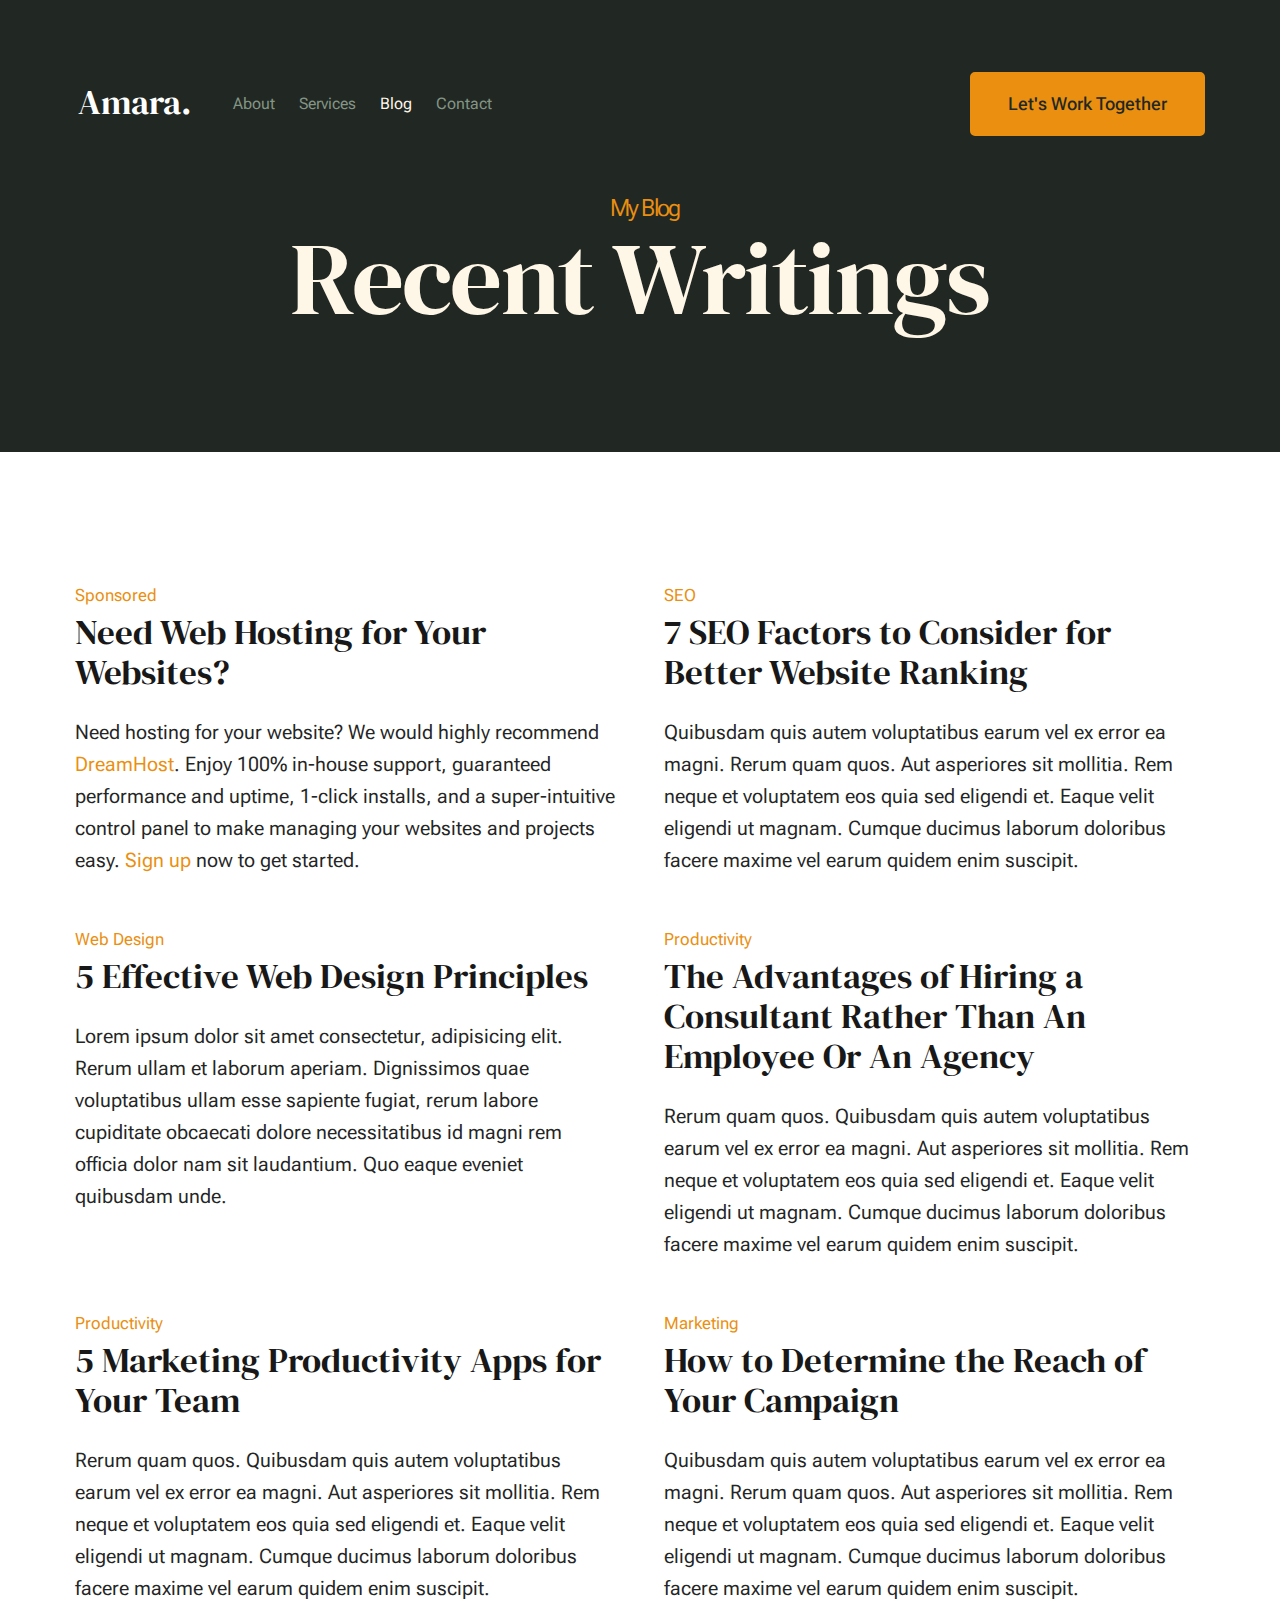
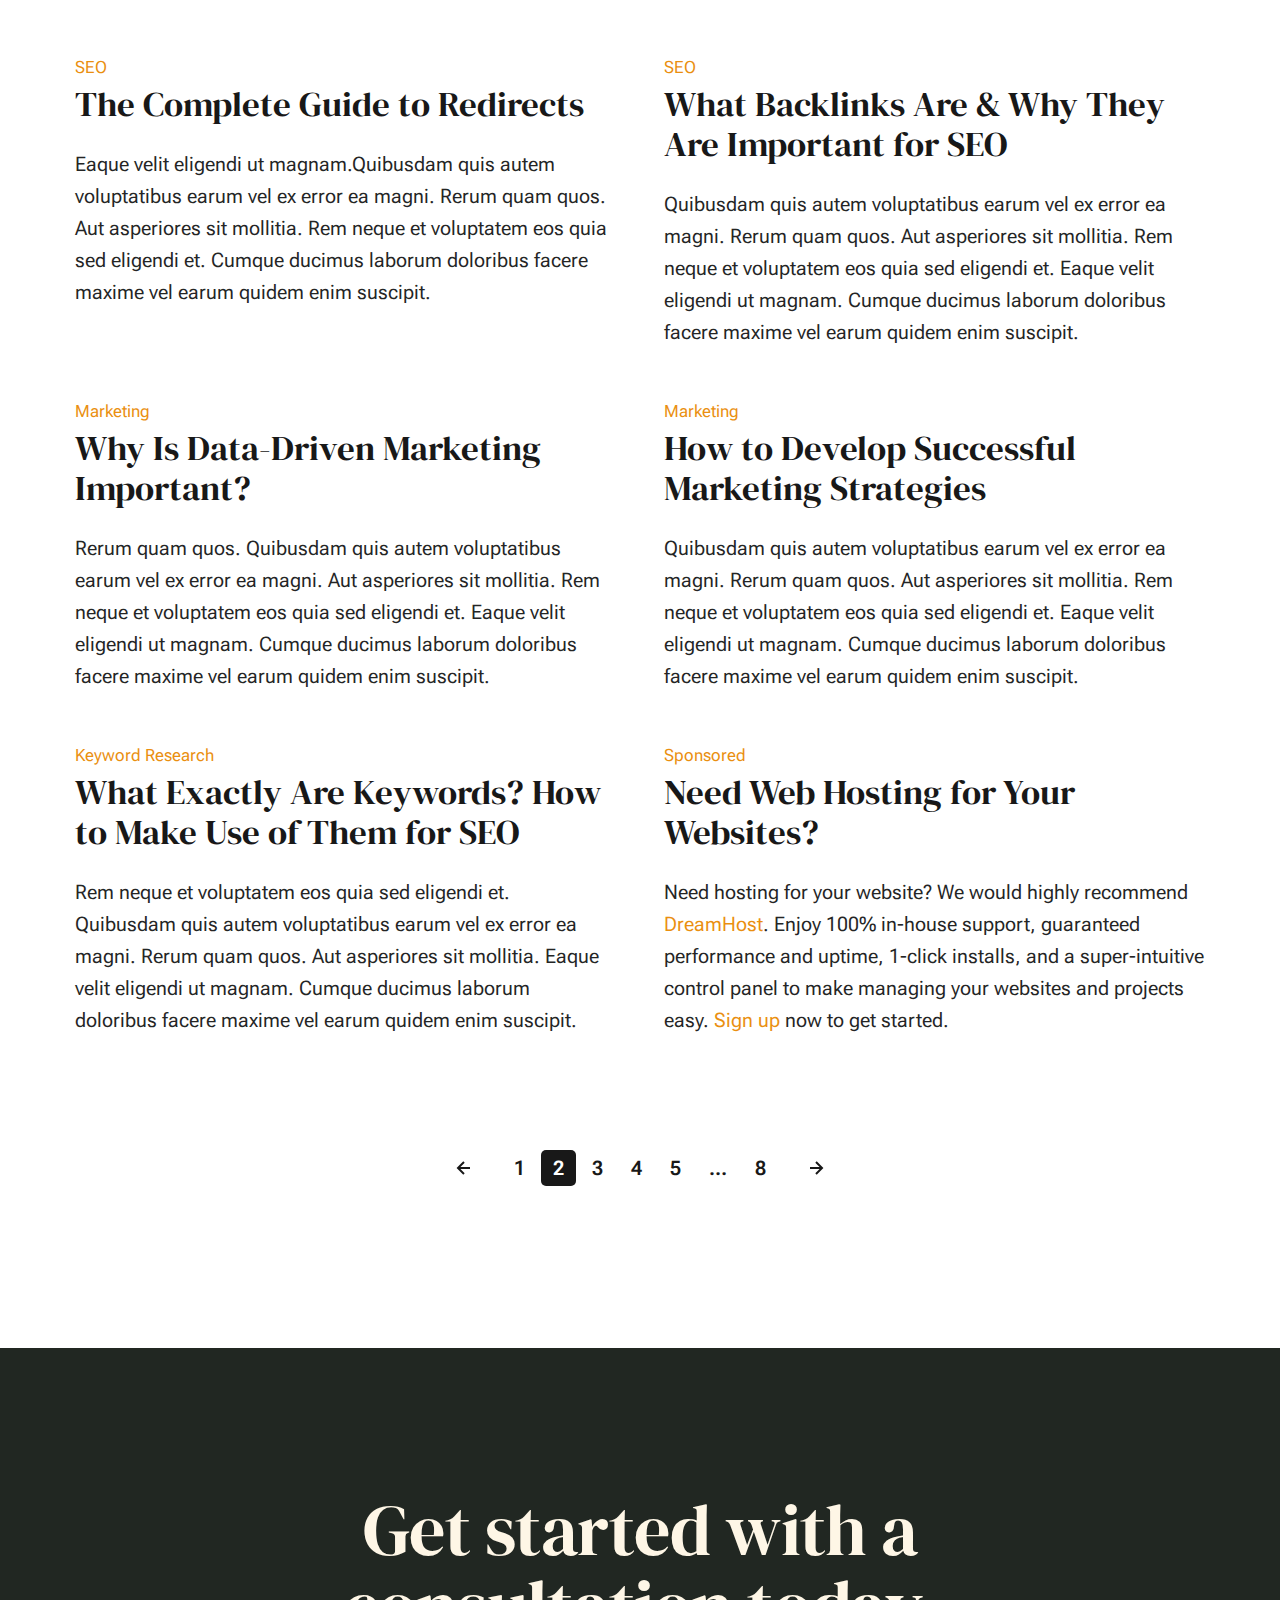
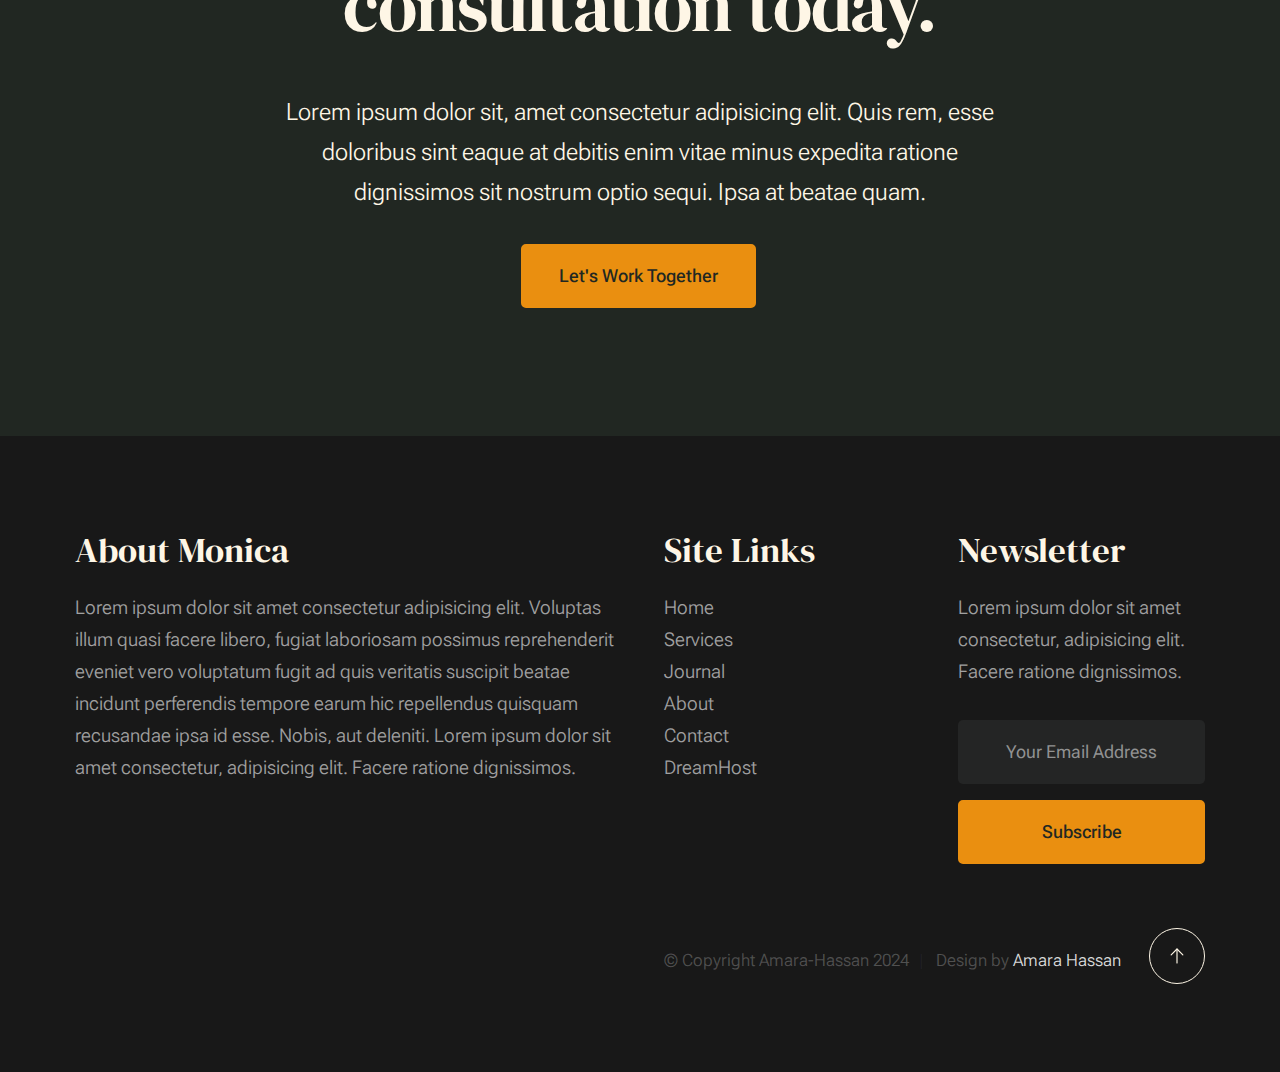
<file: blog.html>
<!DOCTYPE html>
<html lang="en" class="no-js" >
<head>

    <!--- basic page needs
    ================================================== -->
    <meta charset="utf-8">
    <meta name="viewport" content="width=device-width, initial-scale=1">
    <title>Blog -Amara</title>

    <script>
        document.documentElement.classList.remove('no-js');
        document.documentElement.classList.add('js');
    </script>

    <!-- CSS
    ================================================== -->
    <link rel="stylesheet" href="style.css">
    <link rel="stylesheet" href="style2.css">

</head>


<body id="top">


    <!-- preloader
    ================================================== -->
    <div id="preloader">
        <div id="loader" class="dots-fade">
            <div></div>
            <div></div>
            <div></div>
        </div>
    </div>


    <!-- page wrap
    ================================================== -->
    <div id="page" class="s-pagewrap">

        <!-- # site header 
        ================================================== -->
        <header class="s-header">

            <div class="row s-header__inner width-sixteen-col">

                <div class="s-header__block">
                    <div class="s-header__logo">
                        <a class="logo" href="index.html">
                        <h3 style="color: white; margin-bottom: 60px;">Amara.</h3>
                        </a>
                    </div>

                    <a class="s-header__menu-toggle" href="#0"><span>Menu</span></a>
                </div> <!-- end s-header__block -->

                <nav class="s-header__nav">
    
                    <ul class="s-header__menu-links">
                        <li><a href="about.html">About</a></li>
                        <li><a href="services.html">Services</a></li>
                        <li class="current"><a href="blog.html">Blog</a></li>
                        <li><a href="contact.html">Contact</a></li>
                    </ul> <!-- s-header__menu-links -->

                    <div class="s-header__contact">
                        <a href="contact.html" class="btn btn--primary s-header__contact-btn">Let's Work Together</a>                        
                    </div> <!-- s-header__contact -->
    
                </nav> <!-- end s-header__nav -->

            </div> <!-- end s-header__inner -->

        </header> <!-- end s-header -->


        <!-- # site main content
        ================================================== -->
        <section id="content" class="s-content">

               <section class="s-pageheader pageheader">
                    <div class="row">
                        <div class="column xl-12">
                            <h1 class="page-title">
                                <span class="page-title__small-type text-pretitle">My Blog</span>
                                Recent Writings
                            </h1>
                        </div>
                    </div>
               </section>   

               <section class="s-pagecontent pagecontent">

                    <div class="row">
                        <div class="column xl-12 grid-block">          
        
                            <!-- <div class="grid-full">         -->
                                <div class="grid-full grid-list-items">

                                    <div class="grid-list-items__item blog-card">
                                        <div class="blog-card__header">
                                            <div class="blog-card__cat-links">
                                                <a href="blog.html">Sponsored</a>
                                            </div>
                                            <h3 class="blog-card__title"><a href="https://www.dreamhost.com/r.cgi?287326">Need Web Hosting for Your Websites?</a></h3>
                                        </div>
                                        <div class="blog-card__text">
                                            <p>
                                            Need hosting for your website? We would highly recommend <a href="https://www.dreamhost.com/r.cgi?287326">DreamHost</a>.
                                            Enjoy 100% in-house support, guaranteed performance and uptime, 1-click installs, and a super-intuitive control 
                                            panel to make managing your websites and projects easy. <a href="https://www.dreamhost.com/r.cgi?287326">Sign up</a> now to get started.
                                            </p>
                                        </div>
                                    </div> <!-- end blog-card -->
                                    <div class="grid-list-items__item blog-card">
                                        <div class="blog-card__header">
                                            <div class="blog-card__cat-links">
                                                <a href="blog.html">SEO</a>
                                            </div>
                                            <h3 class="blog-card__title"><a href="single.html">7 SEO Factors to Consider for Better Website Ranking</a></h3>
                                        </div>
                                        <div class="blog-card__text">
                                            <p>
                                            Quibusdam quis autem voluptatibus earum vel ex error ea magni. Rerum quam quos. Aut asperiores 
                                            sit mollitia. Rem neque et voluptatem eos quia sed eligendi et. Eaque velit eligendi ut 
                                            magnam. Cumque ducimus laborum doloribus facere maxime vel earum quidem enim suscipit.
                                            </p>
                                        </div>
                                    </div> <!-- end blog-card -->
                                    <div class="grid-list-items__item blog-card">
                                        <div class="blog-card__header">
                                            <div class="blog-card__cat-links">
                                                <a href="blog.html">Web Design</a>
                                            </div>
                                            <h3 class="blog-card__title"><a href="single.html">5 Effective Web Design Principles</a></h3>
                                        </div>
                                        <div class="blog-card__text">
                                            <p>
                                            Lorem ipsum dolor sit amet consectetur, adipisicing elit. Rerum ullam et laborum aperiam. 
                                            Dignissimos quae voluptatibus ullam esse sapiente fugiat, rerum labore cupiditate obcaecati 
                                            dolore necessitatibus id magni rem officia dolor nam sit laudantium. Quo eaque eveniet quibusdam unde. 
                                            </p>
                                        </div>
                                    </div> <!-- end blog card -->
                                    <div class="grid-list-items__item blog-card">
                                        <div class="blog-card__header">
                                            <div class="blog-card__cat-links">
                                                <a href="blog.html">Productivity</a>
                                            </div>
                                            <h3 class="blog-card__title"><a href="single.html">The Advantages of Hiring a Consultant Rather Than An Employee Or An Agency</a></h3>
                                        </div>
                                        <div class="blog-card__text">
                                            <p>
                                            Rerum quam quos. Quibusdam quis autem voluptatibus earum vel ex error ea magni. Aut asperiores 
                                            sit mollitia. Rem neque et voluptatem eos quia sed eligendi et. Eaque velit eligendi ut 
                                            magnam. Cumque ducimus laborum doloribus facere maxime vel earum quidem enim suscipit.
                                            </p>
                                        </div>
                                    </div> <!-- end blog-card -->
                                    <div class="grid-list-items__item blog-card">
                                        <div class="blog-card__header">
                                            <div class="blog-card__cat-links">
                                                <a href="blog.html">Productivity</a>
                                            </div>
                                            <h3 class="blog-card__title"><a href="single.html">5 Marketing Productivity Apps for Your Team</a></h3>
                                        </div>
                                        <div class="blog-card__text">
                                            <p>
                                            Rerum quam quos. Quibusdam quis autem voluptatibus earum vel ex error ea magni. Aut asperiores 
                                            sit mollitia. Rem neque et voluptatem eos quia sed eligendi et. Eaque velit eligendi ut 
                                            magnam. Cumque ducimus laborum doloribus facere maxime vel earum quidem enim suscipit.
                                            </p>
                                        </div>
                                    </div> <!-- end blog-card -->
                                    <div class="grid-list-items__item blog-card">
                                        <div class="blog-card__header">
                                            <div class="blog-card__cat-links">
                                                <a href="blog.html">Marketing</a>
                                            </div>
                                            <h3 class="blog-card__title"><a href="single.html">How to Determine the Reach of Your Campaign</a></h3>
                                        </div>
                                        <div class="blog-card__text">
                                            <p>
                                            Quibusdam quis autem voluptatibus earum vel ex error ea magni. Rerum quam quos. Aut asperiores 
                                            sit mollitia. Rem neque et voluptatem eos quia sed eligendi et. Eaque velit eligendi ut 
                                            magnam. Cumque ducimus laborum doloribus facere maxime vel earum quidem enim suscipit.
                                            </p>
                                        </div>
                                    </div> <!-- end blog-card -->
                                    <div class="grid-list-items__item blog-card">
                                        <div class="blog-card__header">
                                            <div class="blog-card__cat-links">
                                                <a href="blog.html">SEO</a>
                                            </div>
                                            <h3 class="blog-card__title"><a href="single.html">The Complete Guide to Redirects</a></h3>
                                        </div>
                                        <div class="blog-card__text">
                                            <p>
                                            Eaque velit eligendi ut magnam.Quibusdam quis autem voluptatibus earum vel 
                                            ex error ea magni. Rerum quam quos. Aut asperiores sit mollitia. Rem neque et 
                                            voluptatem eos quia sed eligendi et. Cumque ducimus laborum doloribus facere maxime 
                                            vel earum quidem enim suscipit.
                                            </p>
                                        </div>
                                    </div> <!-- end blog card -->
                                    <div class="grid-list-items__item blog-card">
                                        <div class="blog-card__header">
                                            <div class="blog-card__cat-links">
                                                <a href="blog.html">SEO</a>
                                            </div>
                                            <h3 class="blog-card__title"><a href="single.html">What Backlinks Are & Why They Are Important for SEO</a></h3>
                                        </div>
                                        <div class="blog-card__text">
                                            <p>
                                            Quibusdam quis autem voluptatibus earum vel ex error ea magni. Rerum quam quos. Aut asperiores 
                                            sit mollitia. Rem neque et voluptatem eos quia sed eligendi et. Eaque velit eligendi ut 
                                            magnam. Cumque ducimus laborum doloribus facere maxime vel earum quidem enim suscipit.
                                            </p>
                                        </div>
                                    </div> <!-- end blog-card -->
                                    <div class="grid-list-items__item blog-card">
                                        <div class="blog-card__header">
                                            <div class="blog-card__cat-links">
                                                <a href="blog.html">Marketing</a>
                                            </div>
                                            <h3 class="blog-card__title"><a href="single.html">Why Is Data-Driven Marketing Important?</a></h3>
                                        </div>
                                        <div class="blog-card__text">
                                            <p>
                                            Rerum quam quos. Quibusdam quis autem voluptatibus earum vel ex error ea magni. Aut asperiores 
                                            sit mollitia. Rem neque et voluptatem eos quia sed eligendi et. Eaque velit eligendi ut 
                                            magnam. Cumque ducimus laborum doloribus facere maxime vel earum quidem enim suscipit.
                                            </p>
                                        </div>
                                    </div> <!-- end blog card -->
                                    <div class="grid-list-items__item blog-card">
                                        <div class="blog-card__header">
                                            <div class="blog-card__cat-links">
                                                <a href="blog.html">Marketing</a>
                                            </div>
                                            <h3 class="blog-card__title"><a href="single.html">How to Develop Successful Marketing Strategies</a></h3>
                                        </div>
                                        <div class="blog-card__text">
                                            <p>
                                            Quibusdam quis autem voluptatibus earum vel ex error ea magni. Rerum quam quos. Aut asperiores 
                                            sit mollitia. Rem neque et voluptatem eos quia sed eligendi et. Eaque velit eligendi ut 
                                            magnam. Cumque ducimus laborum doloribus facere maxime vel earum quidem enim suscipit.
                                            </p>
                                        </div>
                                    </div> <!-- end blog-card -->
                                    <div class="grid-list-items__item blog-card">
                                        <div class="blog-card__header">
                                            <div class="blog-card__cat-links">
                                                <a href="blog.html">Keyword Research</a>
                                            </div>
                                            <h3 class="blog-card__title"><a href="single.html">What Exactly Are Keywords? How to Make Use of Them for SEO</a></h3>
                                        </div>
                                        <div class="blog-card__text">
                                            <p>
                                            Rem neque et voluptatem eos quia sed eligendi et. Quibusdam quis autem voluptatibus earum vel ex error ea magni. 
                                            Rerum quam quos. Aut asperiores sit mollitia. Eaque velit eligendi ut 
                                            magnam. Cumque ducimus laborum doloribus facere maxime vel earum quidem enim suscipit.
                                            </p>
                                        </div>
                                    </div> <!-- end blog-card -->
                                    <div class="grid-list-items__item blog-card">
                                        <div class="blog-card__header">
                                            <div class="blog-card__cat-links">
                                                <a href="blog.html">Sponsored</a>
                                            </div>
                                            <h3 class="blog-card__title"><a href="https://www.dreamhost.com/r.cgi?287326">Need Web Hosting for Your Websites?</a></h3>
                                        </div>
                                        <div class="blog-card__text">
                                            <p>
                                            Need hosting for your website? We would highly recommend <a href="https://www.dreamhost.com/r.cgi?287326">DreamHost</a>.
                                            Enjoy 100% in-house support, guaranteed performance and uptime, 1-click installs, and a super-intuitive control 
                                            panel to make managing your websites and projects easy. <a href="https://www.dreamhost.com/r.cgi?287326">Sign up</a> now to get started.
                                            </p>
                                        </div>
                                    </div> <!-- end blog card -->
        
                                </div> <!-- grid-list-items -->
                            <!-- </div>     -->

                        </div> <!-- end grid-block-->
                    </div> <!-- end row -->

                    <!-- pagination -->
                    <div class="row navigation pagination">
                        <div class="column xl-12">
                            <nav class="pgn">
                                <ul>
                                    <li>
                                        <a class="pgn__prev" href="#0">
                                            <svg xmlns="http://www.w3.org/2000/svg" width="24" height="24" viewBox="0 0 24 24"><path d="M12.707 17.293L8.414 13H18v-2H8.414l4.293-4.293-1.414-1.414L4.586 12l6.707 6.707z"/></svg>
                                        </a>
                                    </li>
                                    <li><a class="pgn__num" href="#0">1</a></li>
                                    <li><span class="pgn__num current">2</span></li>
                                    <li><a class="pgn__num" href="#0">3</a></li>
                                    <li><a class="pgn__num" href="#0">4</a></li>
                                    <li><a class="pgn__num" href="#0">5</a></li>
                                    <li><span class="pgn__num dots">…</span></li>
                                    <li><a class="pgn__num" href="#0">8</a></li>
                                    <li>
                                        <a class="pgn__next" href="#0">
                                            <svg xmlns="http://www.w3.org/2000/svg" width="24" height="24" viewBox="0 0 24 24"><path d="M11.293 17.293l1.414 1.414L19.414 12l-6.707-6.707-1.414 1.414L15.586 11H6v2h9.586z"/></svg>
                                        </a>
                                    </li>
                                </ul>
                            </nav>
                        </div> <!-- end column -->
                    </div> <!-- end pagination -->

               </section>

        </section> <!-- s-content-->

        <!-- # cta
        ================================================== -->
        <section id="cta" class="s-cta">

            <div class="row row-x-center text-center">
                <div class="column xl-8 lg-12">

                    <div class="s-cta__content">
                        <h2 class="text-display-title">
                        Get started with a consultation today.
                        </h2>
                        <p class="lead">
                        Lorem ipsum dolor sit, amet consectetur adipisicing elit. Quis rem, esse doloribus sint eaque at debitis enim vitae minus expedita ratione dignissimos sit nostrum optio sequi. Ipsa at beatae quam.
                        </p>
                        <a href="contact.html" class="btn btn--primary">Let's Work Together</a>
                    </div>

                </div>
            </div>

        </section> <!-- end s-cta -->


        <!-- # footer 
        ================================================== -->
        <footer class="s-footer">
            <div class="row s-footer__content">
                <div class="column xl-6 lg-6 md-12 s-footer__block s-footer__about">                    
                    <h3>About Monica</h3>
                    <p>
                    Lorem ipsum dolor sit amet consectetur adipisicing elit. Voluptas illum quasi facere libero, 
                    fugiat laboriosam possimus reprehenderit eveniet vero voluptatum fugit ad quis veritatis suscipit beatae 
                    incidunt perferendis tempore earum hic repellendus quisquam recusandae ipsa id esse. Nobis, aut deleniti.
                    Lorem ipsum dolor sit amet consectetur, adipisicing elit. Facere ratione dignissimos.
                    </p>               
                </div>                
                <div class="column xl-3 lg-6 md-12 s-footer__block s-footer__site-links">
                    <h3>Site Links</h3>
                    <ul class="link-list">
                        <li><a href="index.html">Home</a></li>
                        <li><a href="services.html">Services</a></li>
                        <li><a href="blog.html">Journal</a></li>
                        <li><a href="about.html">About</a></li>
                        <li><a href="contact.html">Contact</a></li>
                        <li><a href="https://www.dreamhost.com/r.cgi?287326">DreamHost</a></li>
                    </ul>
                </div>
                <div class="column xl-3 lg-6 md-12 tab-12 s-footer__block s-footer__newsletter">
                    <h3>Newsletter</h3>

                    <p>
                    Lorem ipsum dolor sit amet consectetur, adipisicing elit. Facere ratione dignissimos.
                    </p>

                    <div class="subscribe-form">
                        <form id="mc-form" class="mc-form">
                            <input type="email" name="EMAIL" id="mce-EMAIL" class="u-fullwidth text-center" placeholder="Your Email Address" title="The domain portion of the email address is invalid (the portion after the @)." pattern="^([^\x00-\x20\x22\x28\x29\x2c\x2e\x3a-\x3c\x3e\x40\x5b-\x5d\x7f-\xff]+|\x22([^\x0d\x22\x5c\x80-\xff]|\x5c[\x00-\x7f])*\x22)(\x2e([^\x00-\x20\x22\x28\x29\x2c\x2e\x3a-\x3c\x3e\x40\x5b-\x5d\x7f-\xff]+|\x22([^\x0d\x22\x5c\x80-\xff]|\x5c[\x00-\x7f])*\x22))*\x40([^\x00-\x20\x22\x28\x29\x2c\x2e\x3a-\x3c\x3e\x40\x5b-\x5d\x7f-\xff]+|\x5b([^\x0d\x5b-\x5d\x80-\xff]|\x5c[\x00-\x7f])*\x5d)(\x2e([^\x00-\x20\x22\x28\x29\x2c\x2e\x3a-\x3c\x3e\x40\x5b-\x5d\x7f-\xff]+|\x5b([^\x0d\x5b-\x5d\x80-\xff]|\x5c[\x00-\x7f])*\x5d))*(\.\w{2,})+$" required>
                            <input type="submit" name="subscribe" value="Subscribe" class="btn btn--primary btn--small u-fullwidth">
                            <!-- <div style="position: absolute; left: -5000px;" aria-hidden="true"><input type="text" name="b_cdb7b577e41181934ed6a6a44_9a91cfe7b3" tabindex="-1" value=""></div> -->
                            <div class="mc-status"></div>
                        </form>
                    </div>
                </div>
            </div>    
            
            <div class="row s-footer__bottom">
                <div class="column xl-6 lg-12">
                    <ul class="s-footer__social social-list">
                        <li>
                            <a href="#0">
                                <i class='bx bxl-facebook-circle'></i>
                                <span class="u-screen-reader-text">Facebook</span>
                            </a>
                        </li>
                        <li>
                            <a href="#0">
                                <i class='bx bxl-twitter' ></i>
                                <span class="u-screen-reader-text">Twitter</span>
                            </a>
                        </li>
                        <li>
                            <a href="#0">
                                <i class='bx bxl-instagram-alt' ></i>
                                <span class="u-screen-reader-text">Instagram</span>
                            </a>
                        </li>
                        <li>
                            <a href="#0">
                                <i class='bx bxl-linkedin-square'></i>
                                <span class="u-screen-reader-text">Dribbble</span>
                            </a>
                        </li>
                    </ul> <!-- end s-footer__social -->
                </div>
                <div class="column xl-6 lg-12">
                    <p class="ss-copyright">
                        <span>© Copyright Amara-Hassan 2024</span> 
                        <span>Design by <a href="https://www.linkedin.com/in/amara-hssan/">Amara Hassan</a></span>
                    </p>
                </div>

                <div class="ss-go-top">
                    <a class="smoothscroll" title="Back to Top" href="#top">
                        <svg xmlns="http://www.w3.org/2000/svg" viewBox="0 0 24 24" width="36" height="36" fill="none" stroke="#ffffff" stroke-width="1" stroke-linecap="round" stroke-linejoin="round">&lt;!--!  Atomicons Free 1.00 by @atisalab License - https://atomicons.com/license/ (Icons: CC BY 4.0) Copyright 2021 Atomicons --&gt;<polyline points="17 11 12 6 7 11"></polyline><line x1="12" y1="18" x2="12" y2="6"></line></svg>
                    </a>
                </div> <!-- end ss-go-top -->
            </div>
            
        </footer> <!-- end s-footer -->

    </div> <!-- end page-wrap -->

    <!-- Java Script
    ================================================== -->
    <script src="script.js"></script>

</body>
</html>
</file>
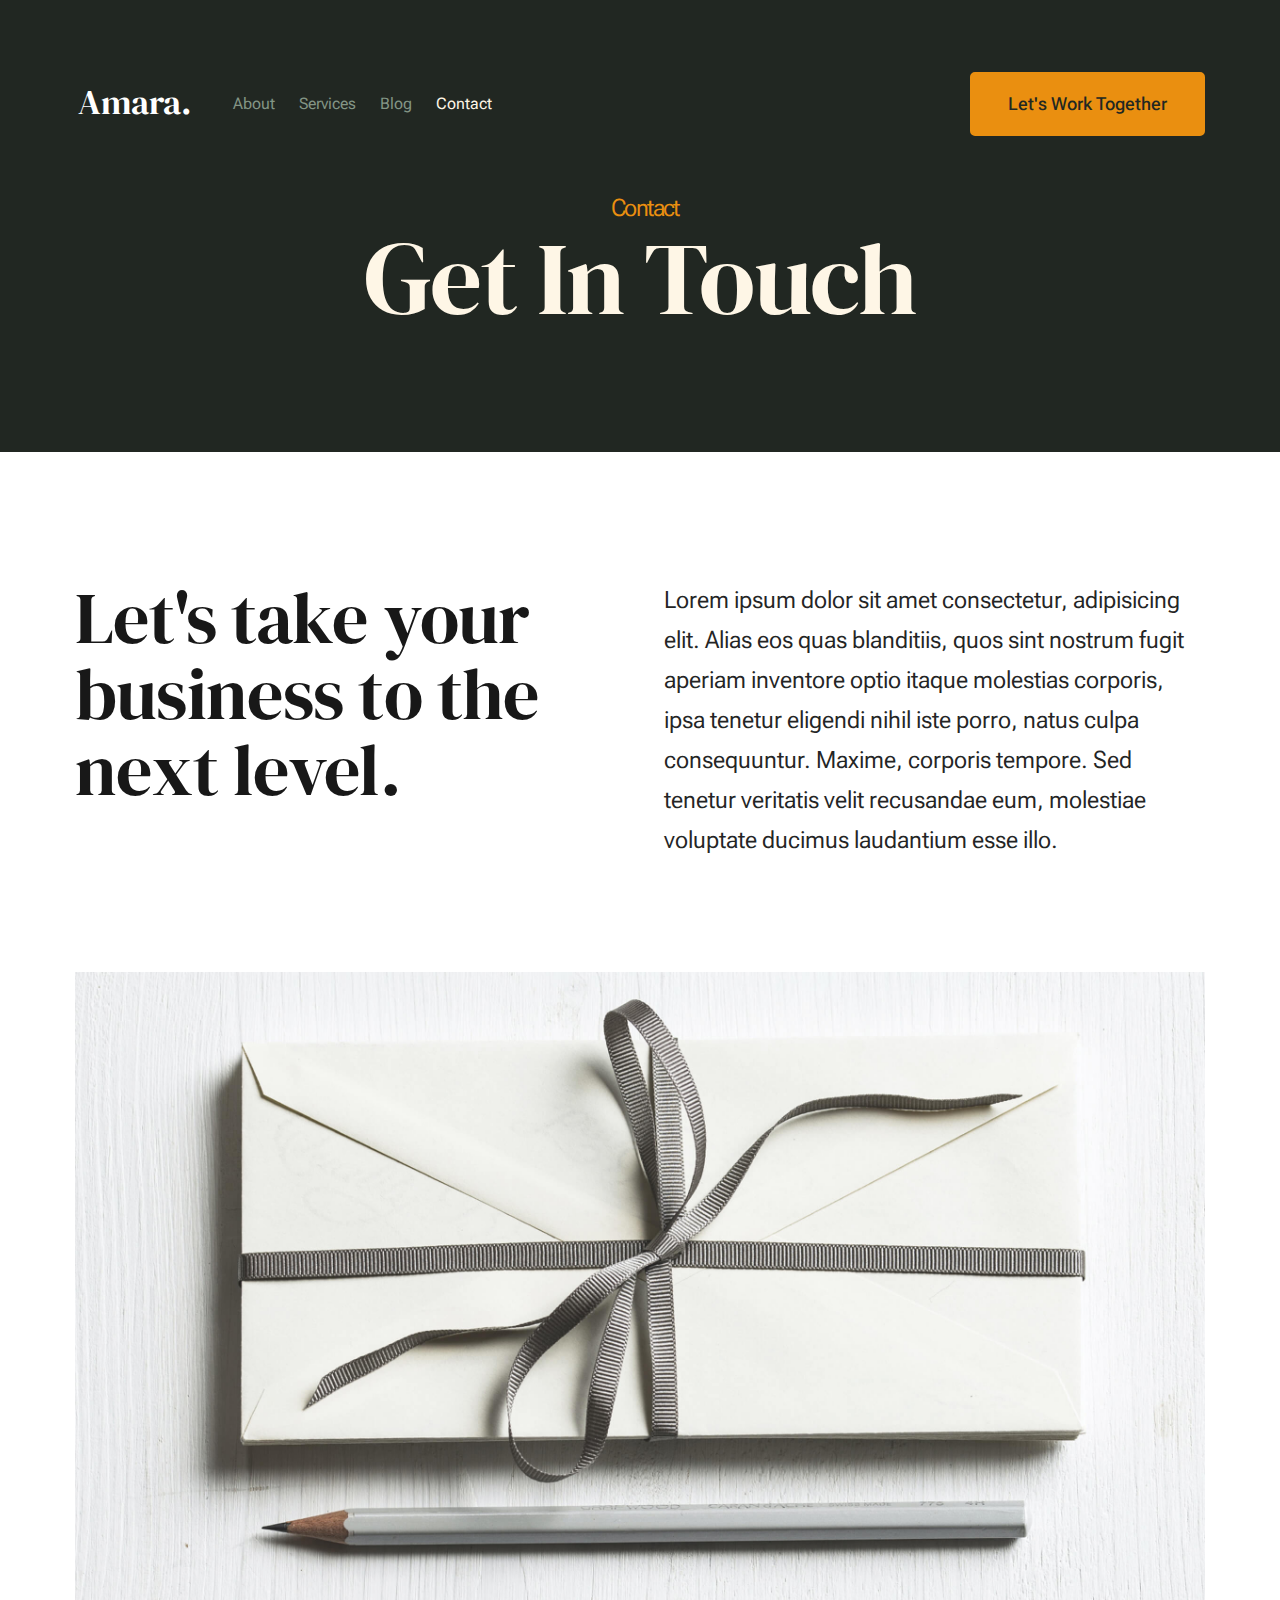
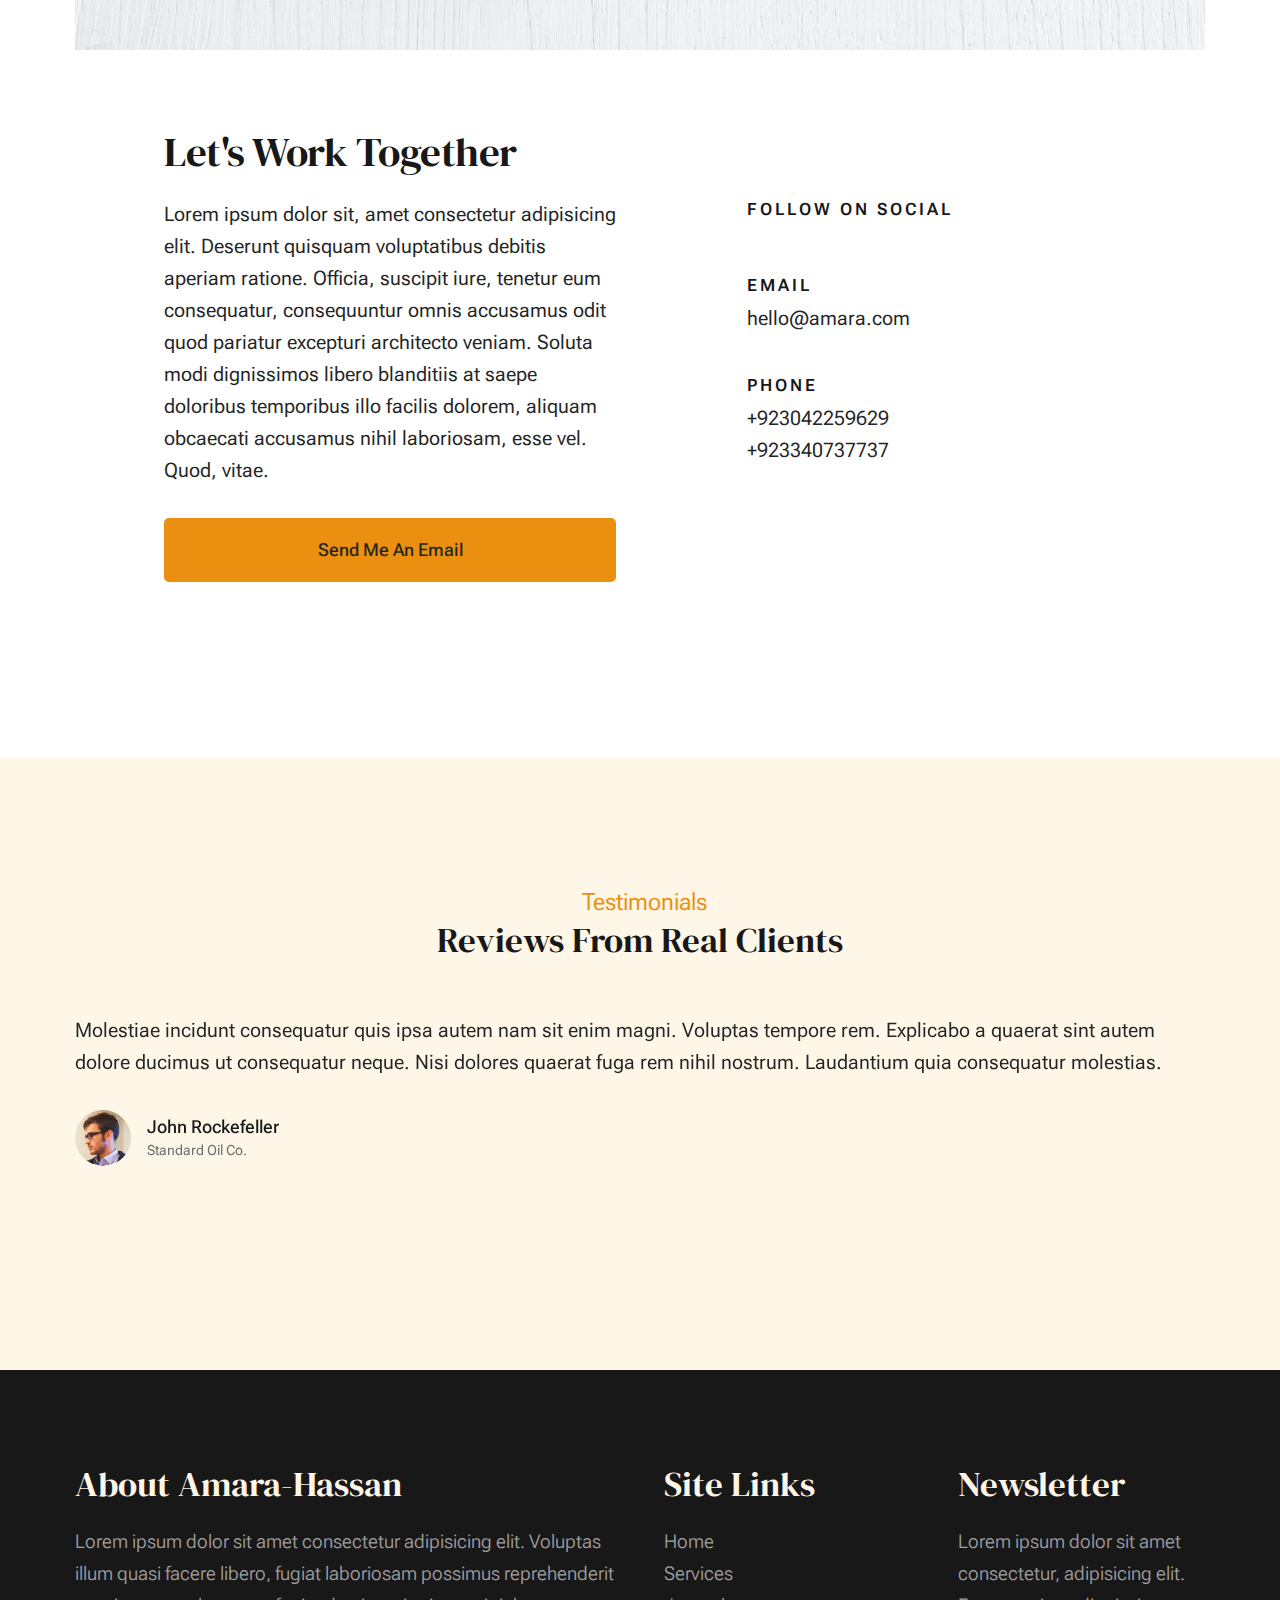
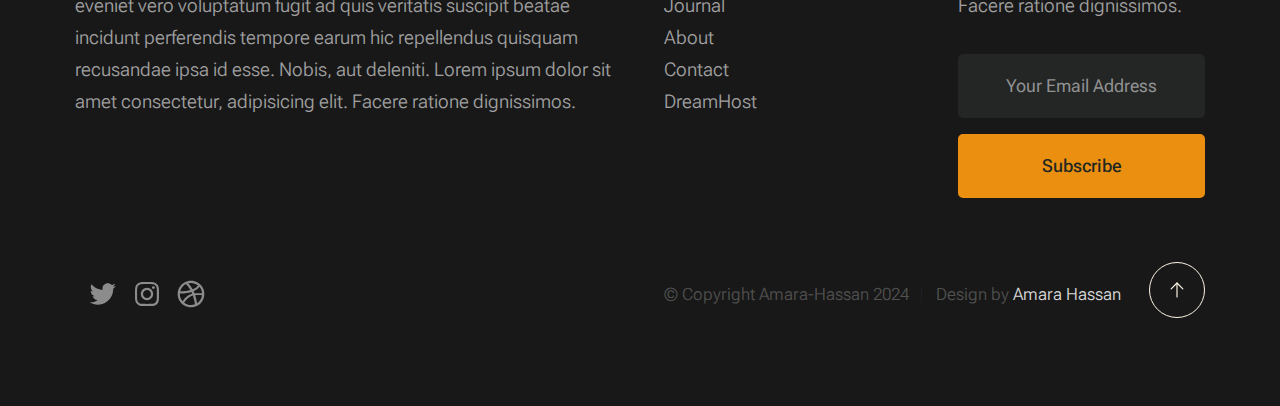
<file: contact.html>
<!DOCTYPE html>
<html lang="en" class="no-js" >
<head>

    <!--- basic page needs
    ================================================== -->
    <meta charset="utf-8">
    <meta name="viewport" content="width=device-width, initial-scale=1">
    <title>Contact - Amara</title>

    <script>
        document.documentElement.classList.remove('no-js');
        document.documentElement.classList.add('js');
    </script>

    <!-- CSS
    ================================================== -->
    <link rel="stylesheet" href="style.css">
    <link rel="stylesheet" href="style2.css">

    <!-- favicons
    ================================================== -->
    <link rel="apple-touch-icon" sizes="180x180" href="apple-touch-icon.png">
    <link rel="icon" type="image/png" sizes="32x32" href="favicon-32x32.png">
    <link rel="icon" type="image/png" sizes="16x16" href="favicon-16x16.png">
    <link rel="manifest" href="site.webmanifest">

</head>


<body id="top">


    <!-- preloader
    ================================================== -->
    <div id="preloader">
        <div id="loader" class="dots-fade">
            <div></div>
            <div></div>
            <div></div>
        </div>
    </div>


    <!-- page wrap
    ================================================== -->
    <div id="page" class="s-pagewrap">


        <!-- # site header 
        ================================================== -->
        <header class="s-header">
            <div class="row s-header__inner width-sixteen-col">

                <div class="s-header__block">
                    <div class="s-header__logo">
                        <a class="logo" href="index.html">
                        <h3 style="color: white; margin-bottom: 60px;">Amara.</h3>
                        </a>
                    </div>

                    <a class="s-header__menu-toggle" href="#0"><span>Menu</span></a>
                </div> <!-- end s-header__block -->

                <nav class="s-header__nav">
    
                    <ul class="s-header__menu-links">
                        <li><a href="about.html">About</a></li>
                        <li><a href="services.html">Services</a></li>
                        <li><a href="blog.html">Blog</a></li>
                        <li class="current"><a href="contact.html">Contact</a></li>
                    </ul> <!-- s-header__menu-links -->

                    <div class="s-header__contact">
                        <a href="contact.html" class="btn btn--primary s-header__contact-btn">Let's Work Together</a>                        
                    </div> <!-- s-header__contact -->
    
                </nav> <!-- end s-header__nav -->

            </div> <!-- end s-header__inner -->
        </header> <!-- end s-header -->


        <!-- # site main content
        ================================================== -->
        <section id="content" class="s-content">

               <section class="s-pageheader pageheader">
                    <div class="row">
                        <div class="column xl-12">
                            <h1 class="page-title">
                                <span class="page-title__small-type text-pretitle">Contact</span>
                                Get In Touch
                            </h1>                            
                        </div>
                    </div>
               </section> <!--pageheader -->  

               <section class="s-pagecontent pagecontent">

                    <div class="row pageintro">
                        <div class="column xl-6 lg-12">
                            <h2 class="text-display-title">Let's take your business to the next level.</h2>
                        </div>
                        <div class="column xl-6 lg-12 u-flexitem-x-right">
                            <p class="lead">
                            Lorem ipsum dolor sit amet consectetur, adipisicing elit. Alias eos quas blanditiis, quos sint nostrum fugit aperiam 
                            inventore optio itaque molestias corporis, ipsa tenetur eligendi nihil iste porro, natus culpa consequuntur. Maxime, 
                            corporis tempore. Sed tenetur veritatis velit recusandae eum, molestiae voluptate ducimus laudantium esse illo. 
                            </p>
                        </div>                       
                    </div> <!-- pageintro -->   
                    
                    <div class="row pagemedia">
                        <d class="column xl-12">
                            <figure class="page-media">                                
                                <img src="images/thumbs/contact/contact-1200.jpg" 
                                     srcset="images/thumbs/contact/contact-2400.jpg 2400w, 
                                             images/thumbs/contact/contact-1200.jpg 1200w, 
                                             images/thumbs/contact/contact-600.jpg 600w" sizes="(max-width: 2400px) 100vw, 2400px" alt="">
                            </figure>
                        </d>
                    </div> <!-- pagemedia --> 

                    <div class="row width-narrower pagemain">
                        <div class="column xl-12">
                            <h2>Let's Work Together</h2>

                            <div class="row">
                                <div class="column xl-6 md-12 contact-cta">     
                                    <p>
                                    Lorem ipsum dolor sit, amet consectetur adipisicing elit. Deserunt quisquam voluptatibus debitis aperiam ratione. Officia, 
                                    suscipit iure, tenetur eum consequatur, consequuntur omnis accusamus odit quod pariatur excepturi architecto veniam. Soluta 
                                    modi dignissimos libero blanditiis at saepe doloribus temporibus illo facilis dolorem, aliquam obcaecati accusamus nihil 
                                    laboriosam, esse vel. Quod, vitae.
                                    </p>
        
                                    <a href="mailto:#0" class="btn btn--primary u-fullwidth contact-btn">
                                        <i class='bx bxl-gmail'></i>
                                        Send Me An Email
                                    </a>
                                </div> 
                                <div class="column xl-5 md-12 u-flexitem-x-right">

                                    <div class="contact-block">
                                        <h6>Follow On Social</h6>
                                        <ul class="contact-social social-list">
                                            <li>
                                                <a href="#0">
                                                    <i class='bx bxl-facebook-circle'></i>
                                                    <span class="u-screen-reader-text">Facebook</span>
                                                </a>
                                            </li>
                                            <li>
                                                <a href="#0">
                                                    <i class='bx bxl-twitter' ></i>
                                                    <span class="u-screen-reader-text">Twitter</span>
                                                </a>
                                            </li>
                                            <li>
                                                <a href="#0">
                                                    <i class='bx bxl-instagram-alt' ></i>
                                                    <span class="u-screen-reader-text">Instagram</span>
                                                </a>
                                            </li>
                                            <li>
                                                <a href="#0">
                                                    <i class='bx bxl-linkedin-square'></i>
                                                    <span class="u-screen-reader-text">Dribbble</span>
                                                </a>
                                            </li>
                                        </ul> <!-- end s-footer__social -->
                                    </div>

                                    <div class="contact-block">
                                        <h6>Email</h6>
                                        <a href="mailto:#0">hello@amara.com</a>
                                    </div>

                                    <div class="contact-block">
                                        <h6>Phone</h6>
                                        <ul class="contact-list">
                                            <li><a href="tel:+923042259629">+923042259629</a></li>
                                            <li><a href="tel:+923340737737">+923340737737</a></li>
                                        </ul>
                                    </div>

                                </div>
                            </div>
                        </div>                        
                    </div> <!-- end pagemain -->

               </section> <!-- pagecontent -->

               <section class="s-testimonials">

                    <div class="s-testimonials__header row row-x-center text-center">
                        <div class="column xl-8 lg-12">
        
                            <p class="text-pretitle">
                            Testimonials
                            </p>
                            <h3>
                            Reviews From Real Clients
                            </h3>                        
        
                        </div>
                    </div> <!--end s-testimonials__header -->

                    <div class="row s-testimonials__content">
                        <div class="column xl-12 testimonials">

                            <div class="swiper-container testimonials__slider page-slider">

                                <div class="swiper-wrapper">
                                    <div class="testimonials__slide swiper-slide">
                                        <p>
                                        Molestiae incidunt consequatur quis ipsa autem nam sit enim magni. Voluptas tempore rem. 
                                        Explicabo a quaerat sint autem dolore ducimus ut consequatur neque. Nisi dolores quaerat fuga rem nihil nostrum.
                                        Laudantium quia consequatur molestias.
                                        </p>
                                        <div class="testimonials__author">
                                            <img src="images/avatars/user-01.jpg" alt="Author image" class="testimonials__avatar">
                                            <cite class="testimonials__cite">
                                                <strong>John Rockefeller</strong>
                                                <span>Standard Oil Co.</span>
                                            </cite>
                                        </div>
                                    </div>
                                    <div class="testimonials__slide swiper-slide">
                                        <p>
                                        Voluptas tempore rem. Molestiae incidunt consequatur quis ipsa autem nam sit enim magni. 
                                        Explicabo a quaerat sint autem dolore ducimus ut consequatur neque. Nisi dolores quaerat fuga rem nihil nostrum.
                                        Laudantium quia consequatur molestias.
                                        </p>
                                        <div class="testimonials__author">
                                            <img src="images/avatars/user-04.jpg" alt="Author image" class="testimonials__avatar">
                                            <cite class="testimonials__cite">
                                                <strong>Andrew Carnegie</strong>
                                                <span>Carnegie Steel Co.</span>
                                            </cite>
                                        </div>
                                    </div>
                                    <div class="testimonials__slide swiper-slide">
                                        <p>
                                        Nisi dolores quaerat fuga rem nihil nostrum. Molestiae incidunt consequatur quis ipsa autem nam sit enim magni. 
                                        Voluptas tempore rem. Explicabo a quaerat sint autem dolore ducimus ut consequatur neque. 
                                        Laudantium quia consequatur molestias.
                                        </p>
                                        <div class="testimonials__author">
                                            <img src="images/avatars/user-06.jpg" alt="Author image" class="testimonials__avatar">
                                            <cite class="testimonials__cite">
                                                <strong>Henry Ford</strong>
                                                <span>Ford Motor Co.</span>
                                            </cite>
                                        </div>
                                    </div>
                                    <div class="testimonials__slide swiper-slide">
                                        <p>
                                        Molestiae incidunt consequatur quis ipsa autem nam sit enim magni. Voluptas tempore rem. 
                                        Explicabo a quaerat sint autem dolore ducimus ut consequatur neque. Nisi dolores quaerat fuga rem nihil nostrum.
                                        Laudantium quia consequatur molestias.
                                        </p>
                                        <div class="testimonials__author">
                                            <img src="images/avatars/user-02.jpg" alt="Author image" class="testimonials__avatar">
                                            <cite class="testimonials__cite">
                                                <strong>John Morgan</strong>
                                                <span>JP Morgan & Co.</span>
                                            </cite>
                                        </div>
                                    </div> 
                                </div> <!-- end swiper-wrapper --> 

                                <div class="swiper-pagination"></div>

                            </div> <!--end testimonials__slider --> 

                        </div> <!-- testimonials -->
                    </div> <!--end s-testimonials__content -->

               </section> <!-- end s-testimonials -->

        </section> <!-- s-content-->

        <!-- # footer 
        ================================================== -->
        <footer class="s-footer">
            <div class="row s-footer__content">
                <div class="column xl-6 lg-6 md-12 s-footer__block s-footer__about">                    
                    <h3>About Amara-Hassan</h3>
                    <p>
                    Lorem ipsum dolor sit amet consectetur adipisicing elit. Voluptas illum quasi facere libero, 
                    fugiat laboriosam possimus reprehenderit eveniet vero voluptatum fugit ad quis veritatis suscipit beatae 
                    incidunt perferendis tempore earum hic repellendus quisquam recusandae ipsa id esse. Nobis, aut deleniti.
                    Lorem ipsum dolor sit amet consectetur, adipisicing elit. Facere ratione dignissimos.
                    </p>               
                </div>                
                <div class="column xl-3 lg-6 md-12 s-footer__block s-footer__site-links">
                    <h3>Site Links</h3>
                    <ul class="link-list">
                        <li><a href="index.html">Home</a></li>
                        <li><a href="services.html">Services</a></li>
                        <li><a href="blog.html">Journal</a></li>
                        <li><a href="about.html">About</a></li>
                        <li><a href="contact.html">Contact</a></li>
                        <li><a href="https://www.dreamhost.com/r.cgi?287326">DreamHost</a></li>
                    </ul>
                </div>
                <div class="column xl-3 lg-6 md-12 tab-12 s-footer__block s-footer__newsletter">
                    <h3>Newsletter</h3>

                    <p>
                    Lorem ipsum dolor sit amet consectetur, adipisicing elit. Facere ratione dignissimos.
                    </p>

                    <div class="subscribe-form">
                        <form id="mc-form" class="mc-form">
                            <input type="email" name="EMAIL" id="mce-EMAIL" class="u-fullwidth text-center" placeholder="Your Email Address" title="The domain portion of the email address is invalid (the portion after the @)." pattern="^([^\x00-\x20\x22\x28\x29\x2c\x2e\x3a-\x3c\x3e\x40\x5b-\x5d\x7f-\xff]+|\x22([^\x0d\x22\x5c\x80-\xff]|\x5c[\x00-\x7f])*\x22)(\x2e([^\x00-\x20\x22\x28\x29\x2c\x2e\x3a-\x3c\x3e\x40\x5b-\x5d\x7f-\xff]+|\x22([^\x0d\x22\x5c\x80-\xff]|\x5c[\x00-\x7f])*\x22))*\x40([^\x00-\x20\x22\x28\x29\x2c\x2e\x3a-\x3c\x3e\x40\x5b-\x5d\x7f-\xff]+|\x5b([^\x0d\x5b-\x5d\x80-\xff]|\x5c[\x00-\x7f])*\x5d)(\x2e([^\x00-\x20\x22\x28\x29\x2c\x2e\x3a-\x3c\x3e\x40\x5b-\x5d\x7f-\xff]+|\x5b([^\x0d\x5b-\x5d\x80-\xff]|\x5c[\x00-\x7f])*\x5d))*(\.\w{2,})+$" required>
                            <input type="submit" name="subscribe" value="Subscribe" class="btn btn--primary btn--small u-fullwidth">
                            <!-- <div style="position: absolute; left: -5000px;" aria-hidden="true"><input type="text" name="b_cdb7b577e41181934ed6a6a44_9a91cfe7b3" tabindex="-1" value=""></div> -->
                            <div class="mc-status"></div>
                        </form>
                    </div>
                </div>
            </div>    
            
            <div class="row s-footer__bottom">
                <div class="column xl-6 lg-12">
                    <ul class="s-footer__social social-list">
                        <li>
                            <a href="#0">
                                <i class='bx bxl-facebook-circle'></i>
                                <span class="u-screen-reader-text">Facebook</span>
                            </a>
                        </li>
                        <li>
                            <a href="#0">
                                <svg xmlns="http://www.w3.org/2000/svg" width="24" height="24" viewBox="0 0 24 24" style="fill:rgba(0, 0, 0, 1);transform:;-ms-filter:"><path d="M19.633,7.997c0.013,0.175,0.013,0.349,0.013,0.523c0,5.325-4.053,11.461-11.46,11.461c-2.282,0-4.402-0.661-6.186-1.809 c0.324,0.037,0.636,0.05,0.973,0.05c1.883,0,3.616-0.636,5.001-1.721c-1.771-0.037-3.255-1.197-3.767-2.793 c0.249,0.037,0.499,0.062,0.761,0.062c0.361,0,0.724-0.05,1.061-0.137c-1.847-0.374-3.23-1.995-3.23-3.953v-0.05 c0.537,0.299,1.16,0.486,1.82,0.511C3.534,9.419,2.823,8.184,2.823,6.787c0-0.748,0.199-1.434,0.548-2.032 c1.983,2.443,4.964,4.04,8.306,4.215c-0.062-0.3-0.1-0.611-0.1-0.923c0-2.22,1.796-4.028,4.028-4.028 c1.16,0,2.207,0.486,2.943,1.272c0.91-0.175,1.782-0.512,2.556-0.973c-0.299,0.935-0.936,1.721-1.771,2.22 c0.811-0.088,1.597-0.312,2.319-0.624C21.104,6.712,20.419,7.423,19.633,7.997z"></path></svg>
                                <span class="u-screen-reader-text">Twitter</span>
                            </a>
                        </li>
                        <li>
                            <a href="#0">
                                <svg xmlns="http://www.w3.org/2000/svg" width="24" height="24" viewBox="0 0 24 24" style="fill:rgba(0, 0, 0, 1);transform:;-ms-filter:"><path d="M11.999,7.377c-2.554,0-4.623,2.07-4.623,4.623c0,2.554,2.069,4.624,4.623,4.624c2.552,0,4.623-2.07,4.623-4.624 C16.622,9.447,14.551,7.377,11.999,7.377L11.999,7.377z M11.999,15.004c-1.659,0-3.004-1.345-3.004-3.003 c0-1.659,1.345-3.003,3.004-3.003s3.002,1.344,3.002,3.003C15.001,13.659,13.658,15.004,11.999,15.004L11.999,15.004z"></path><circle cx="16.806" cy="7.207" r="1.078"></circle><path d="M20.533,6.111c-0.469-1.209-1.424-2.165-2.633-2.632c-0.699-0.263-1.438-0.404-2.186-0.42 c-0.963-0.042-1.268-0.054-3.71-0.054s-2.755,0-3.71,0.054C7.548,3.074,6.809,3.215,6.11,3.479C4.9,3.946,3.945,4.902,3.477,6.111 c-0.263,0.7-0.404,1.438-0.419,2.186c-0.043,0.962-0.056,1.267-0.056,3.71c0,2.442,0,2.753,0.056,3.71 c0.015,0.748,0.156,1.486,0.419,2.187c0.469,1.208,1.424,2.164,2.634,2.632c0.696,0.272,1.435,0.426,2.185,0.45 c0.963,0.042,1.268,0.055,3.71,0.055s2.755,0,3.71-0.055c0.747-0.015,1.486-0.157,2.186-0.419c1.209-0.469,2.164-1.424,2.633-2.633 c0.263-0.7,0.404-1.438,0.419-2.186c0.043-0.962,0.056-1.267,0.056-3.71s0-2.753-0.056-3.71C20.941,7.57,20.801,6.819,20.533,6.111z M19.315,15.643c-0.007,0.576-0.111,1.147-0.311,1.688c-0.305,0.787-0.926,1.409-1.712,1.711c-0.535,0.199-1.099,0.303-1.67,0.311 c-0.95,0.044-1.218,0.055-3.654,0.055c-2.438,0-2.687,0-3.655-0.055c-0.569-0.007-1.135-0.112-1.669-0.311 c-0.789-0.301-1.414-0.923-1.719-1.711c-0.196-0.534-0.302-1.099-0.311-1.669c-0.043-0.95-0.053-1.218-0.053-3.654 c0-2.437,0-2.686,0.053-3.655c0.007-0.576,0.111-1.146,0.311-1.687c0.305-0.789,0.93-1.41,1.719-1.712 c0.534-0.198,1.1-0.303,1.669-0.311c0.951-0.043,1.218-0.055,3.655-0.055c2.437,0,2.687,0,3.654,0.055 c0.571,0.007,1.135,0.112,1.67,0.311c0.786,0.303,1.407,0.925,1.712,1.712c0.196,0.534,0.302,1.099,0.311,1.669 c0.043,0.951,0.054,1.218,0.054,3.655c0,2.436,0,2.698-0.043,3.654H19.315z"></path></svg>
                                <span class="u-screen-reader-text">Instagram</span>
                            </a>
                        </li>
                        <li>
                            <a href="#0">
                                <svg xmlns="http://www.w3.org/2000/svg" width="24" height="24" viewBox="0 0 24 24" style="fill: rgba(0, 0, 0, 1);transform: ;msFilter:;"><path d="M20.66 6.98a9.932 9.932 0 0 0-3.641-3.64C15.486 2.447 13.813 2 12 2s-3.486.447-5.02 1.34c-1.533.893-2.747 2.107-3.64 3.64S2 10.187 2 12s.446 3.487 1.34 5.02a9.924 9.924 0 0 0 3.641 3.64C8.514 21.553 10.187 22 12 22s3.486-.447 5.02-1.34a9.932 9.932 0 0 0 3.641-3.64C21.554 15.487 22 13.813 22 12s-.446-3.487-1.34-5.02zM12 3.66c2 0 3.772.64 5.32 1.919-.92 1.174-2.286 2.14-4.1 2.9-1.002-1.813-2.088-3.327-3.261-4.54A7.715 7.715 0 0 1 12 3.66zM5.51 6.8a8.116 8.116 0 0 1 2.711-2.22c1.212 1.201 2.325 2.7 3.34 4.5-2 .6-4.114.9-6.341.9-.573 0-1.006-.013-1.3-.04A8.549 8.549 0 0 1 5.51 6.8zM3.66 12c0-.054.003-.12.01-.2.007-.08.01-.146.01-.2.254.014.641.02 1.161.02 2.666 0 5.146-.367 7.439-1.1.187.373.381.793.58 1.26-1.32.293-2.674 1.006-4.061 2.14S6.4 16.247 5.76 17.5c-1.4-1.587-2.1-3.42-2.1-5.5zM12 20.34c-1.894 0-3.594-.587-5.101-1.759.601-1.187 1.524-2.322 2.771-3.401 1.246-1.08 2.483-1.753 3.71-2.02a29.441 29.441 0 0 1 1.56 6.62 8.166 8.166 0 0 1-2.94.56zm7.08-3.96a8.351 8.351 0 0 1-2.58 2.621c-.24-2.08-.7-4.107-1.379-6.081.932-.066 1.765-.1 2.5-.1.799 0 1.686.034 2.659.1a8.098 8.098 0 0 1-1.2 3.46zm-1.24-5c-1.16 0-2.233.047-3.22.14a27.053 27.053 0 0 0-.68-1.62c2.066-.906 3.532-2.006 4.399-3.3 1.2 1.414 1.854 3.027 1.96 4.84-.812-.04-1.632-.06-2.459-.06z"></path></svg>
                                <span class="u-screen-reader-text">Dribbble</span>
                            </a>
                        </li>
                    </ul> <!-- end s-footer__social -->
                </div>
                <div class="column xl-6 lg-12">
                    <p class="ss-copyright">
                        <span>© Copyright Amara-Hassan 2024</span> 
                        <span>Design by <a href="https://www.linkedin.com/in/amara-hssan/">Amara Hassan</a></span>
                    </p>
                </div>

                <div class="ss-go-top">
                    <a class="smoothscroll" title="Back to Top" href="#top">
                        <svg xmlns="http://www.w3.org/2000/svg" viewBox="0 0 24 24" width="36" height="36" fill="none" stroke="#ffffff" stroke-width="1" stroke-linecap="round" stroke-linejoin="round">&lt;!--!  Atomicons Free 1.00 by @atisalab License - https://atomicons.com/license/ (Icons: CC BY 4.0) Copyright 2021 Atomicons --&gt;<polyline points="17 11 12 6 7 11"></polyline><line x1="12" y1="18" x2="12" y2="6"></line></svg>
                    </a>
                </div> <!-- end ss-go-top -->
            </div>
            
        </footer> <!-- end s-footer -->

    </div> <!-- end page-wrap -->

    <!-- Java Script
    ================================================== -->
    <script src="script.js"></script>

</body>
</html>
</file>
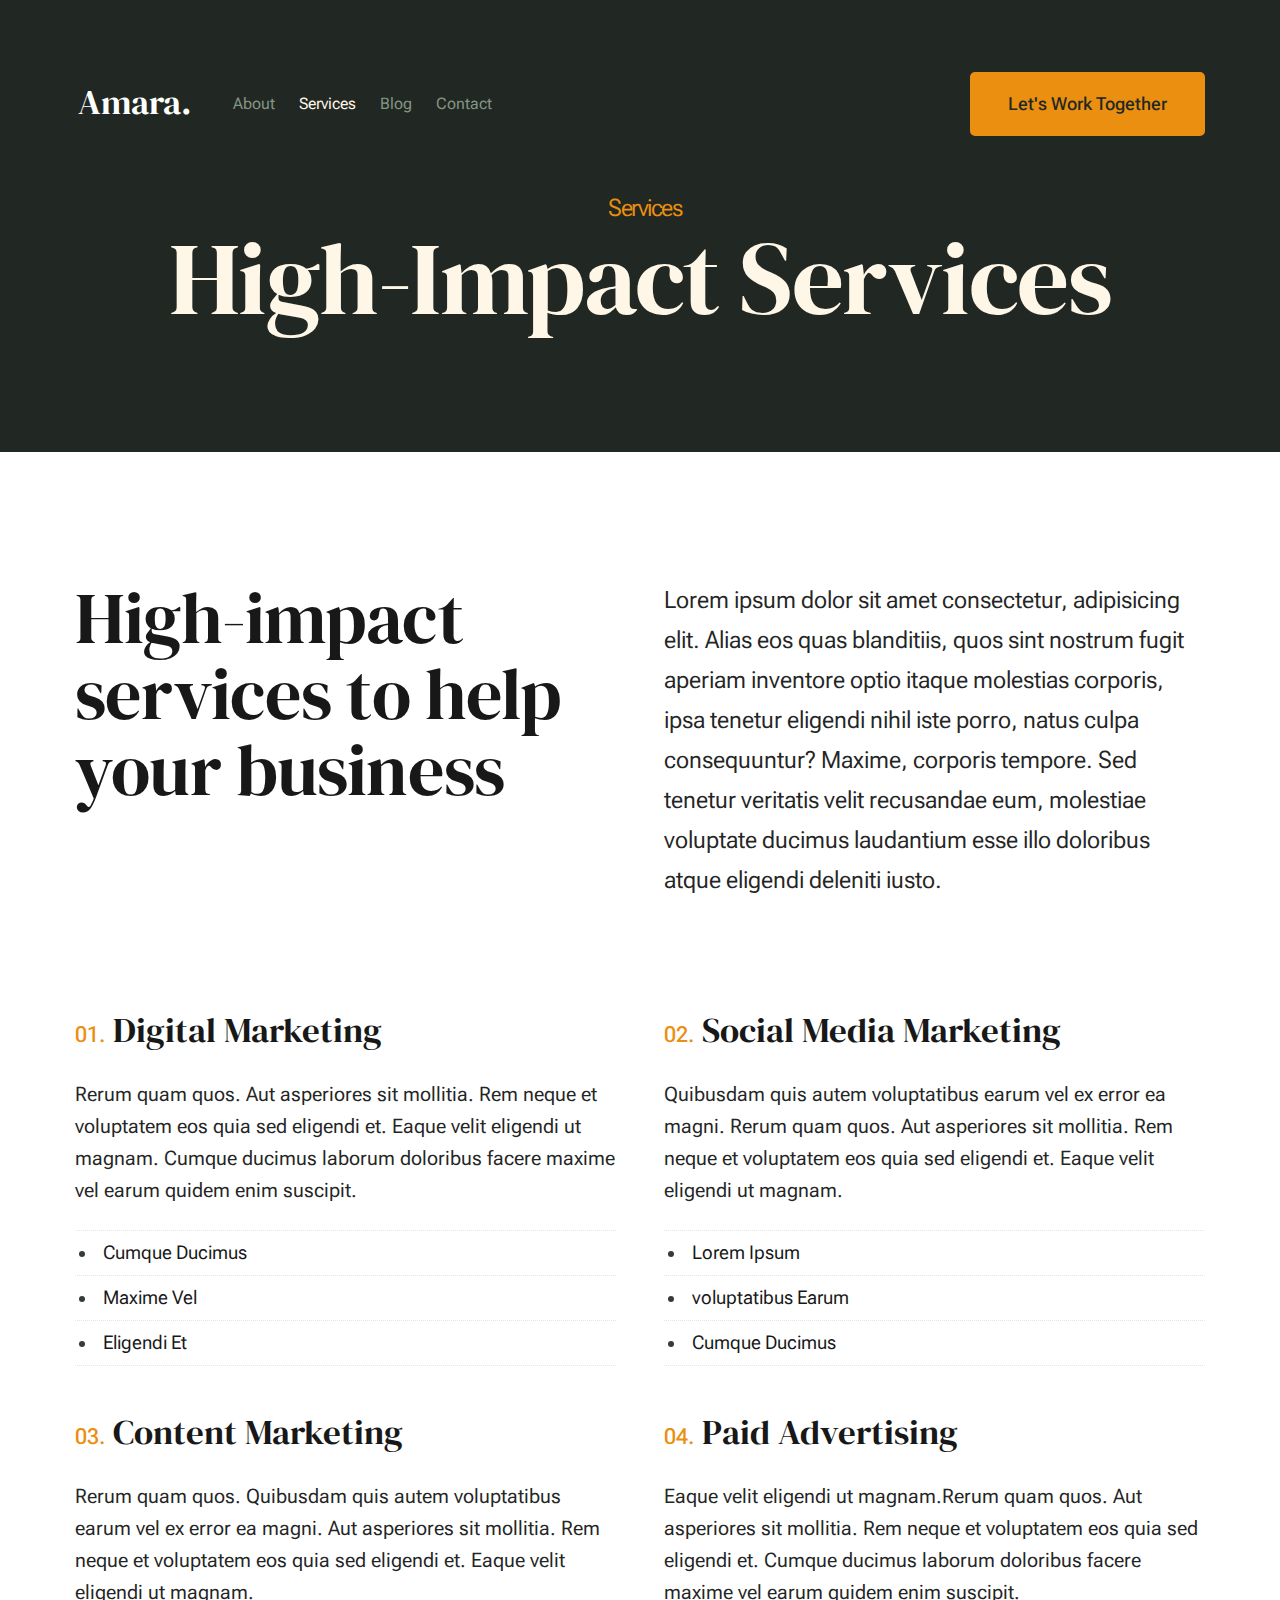
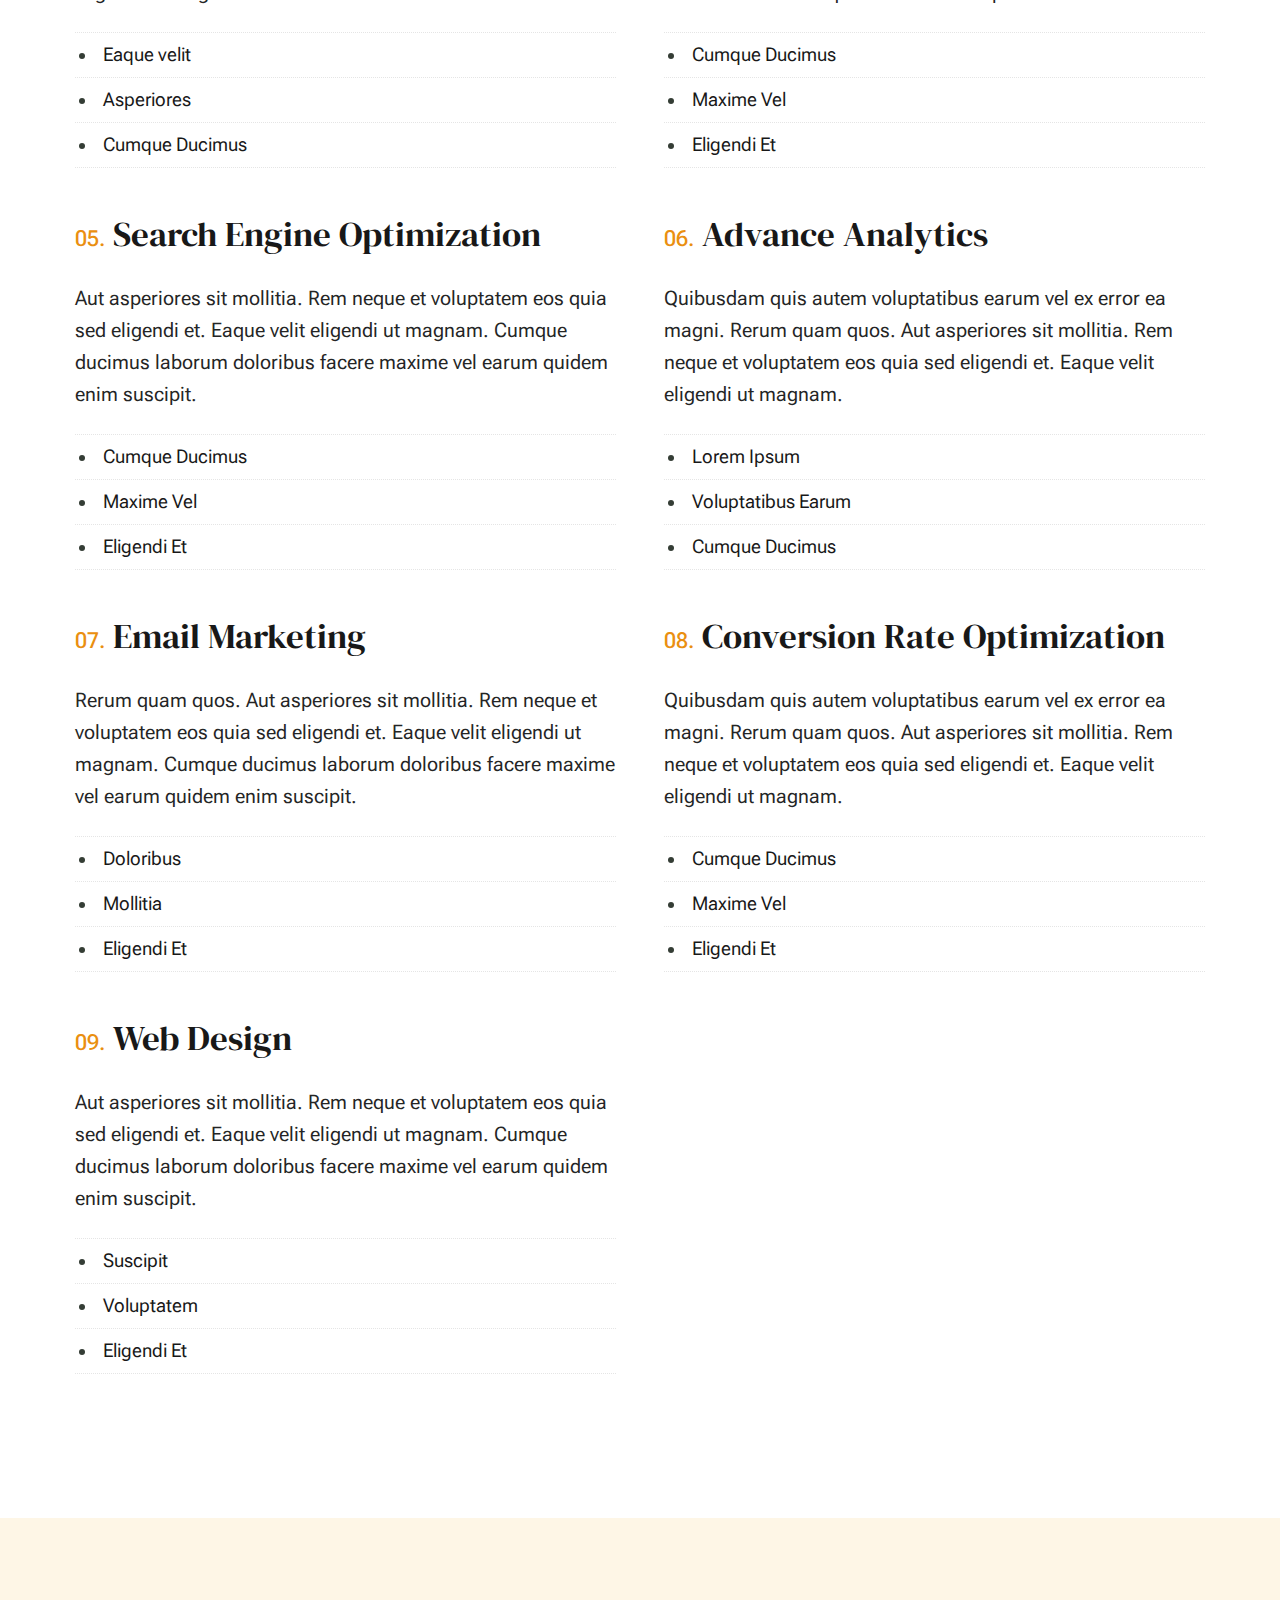
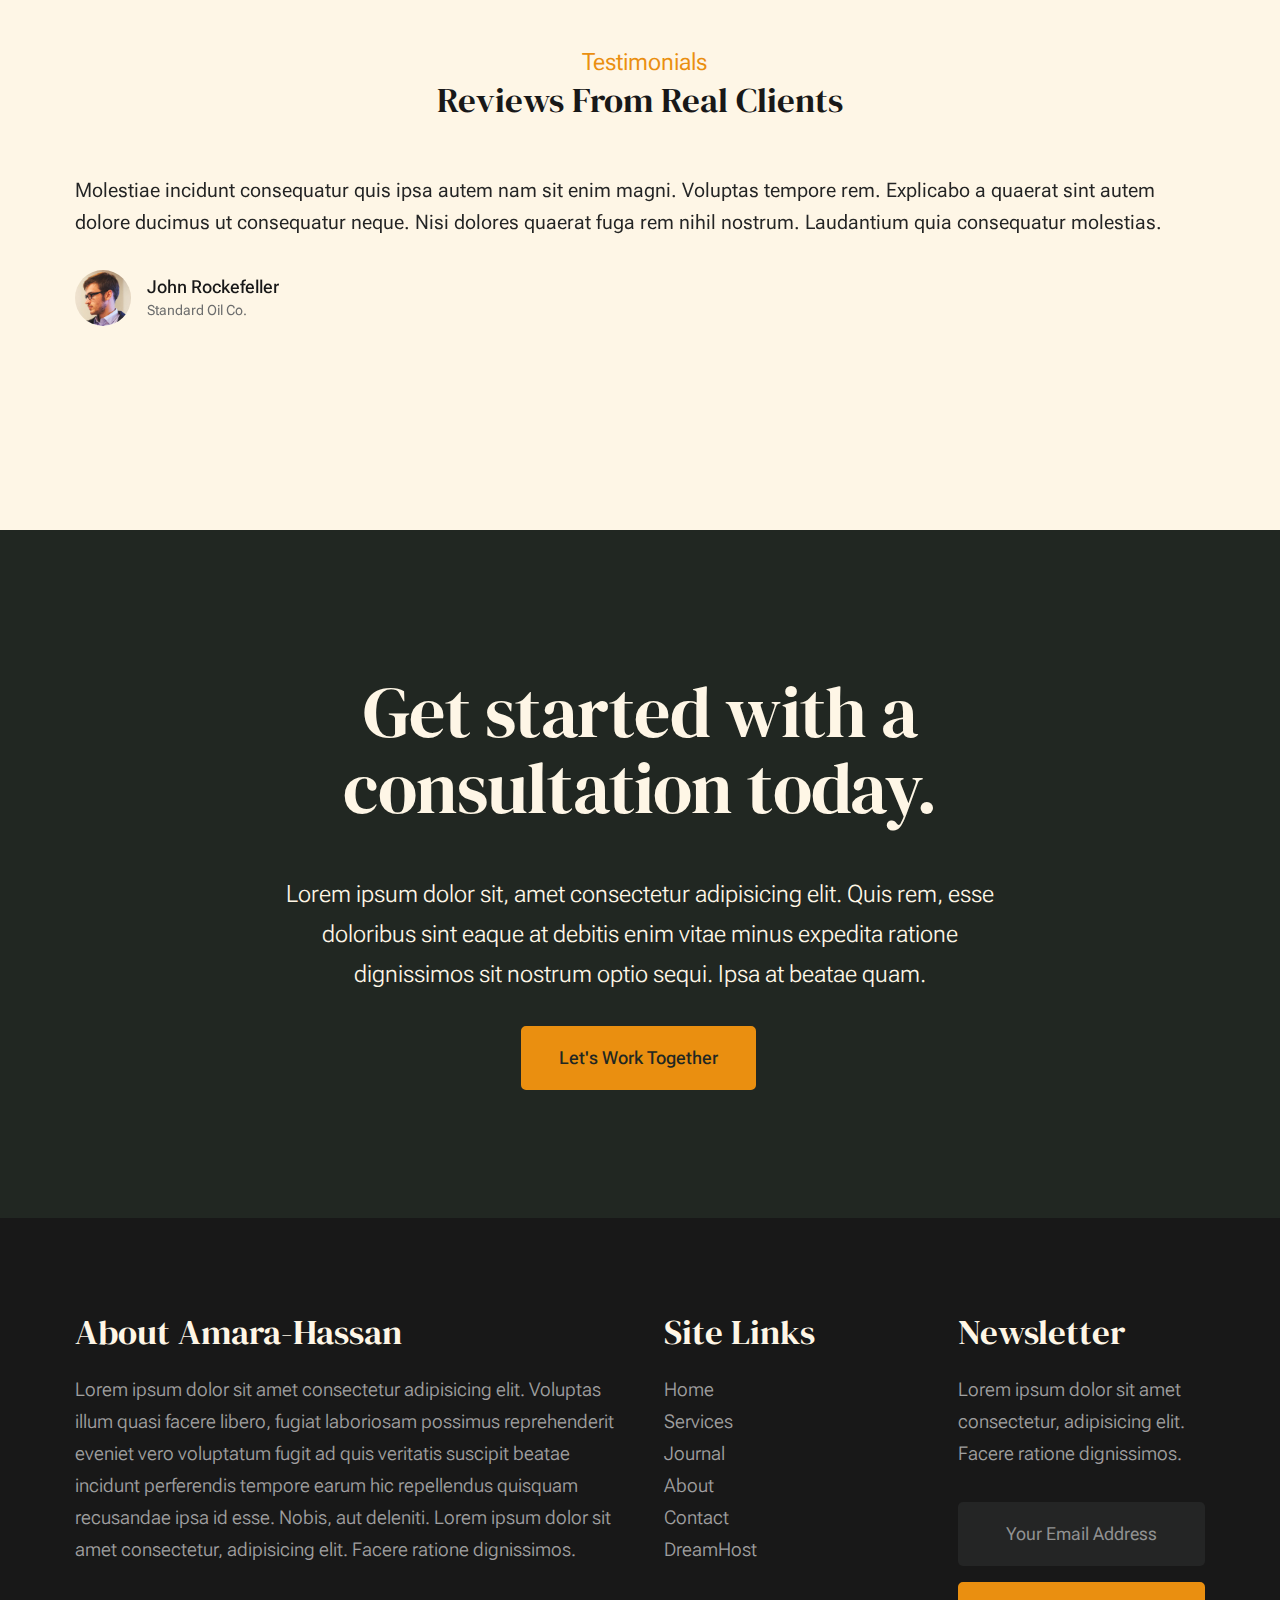
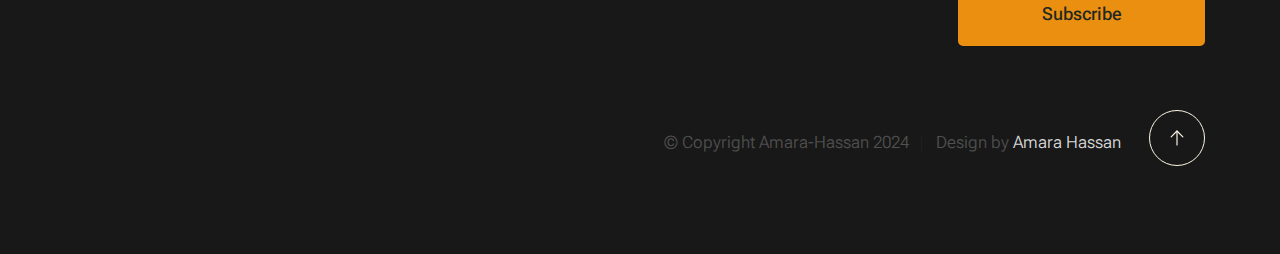
<file: services.html>
<!DOCTYPE html>
<html lang="en" class="no-js" >
<head>

    <!--- basic page needs
    ================================================== -->
    <meta charset="utf-8">
    <meta name="viewport" content="width=device-width, initial-scale=1">
    <title>Services - Amara</title>

    <script>
        document.documentElement.classList.remove('no-js');
        document.documentElement.classList.add('js');
    </script>

    <!-- CSS
    ================================================== -->
    <link rel="stylesheet" href="style.css">
    <link rel="stylesheet" href="style2.css">

</head>


<body id="top">


    <!-- preloader
    ================================================== -->
    <div id="preloader">
        <div id="loader" class="dots-fade">
            <div></div>
            <div></div>
            <div></div>
        </div>
    </div>


    <!-- page wrap
    ================================================== -->
    <div id="page" class="s-pagewrap">

        <!-- # site header 
        ================================================== -->
        <header class="s-header">

            <div class="row s-header__inner width-sixteen-col">

                <div class="s-header__block">
                    <div class="s-header__logo">
                        <a class="logo" href="index.html">
                        <h3 style="color: white; margin-bottom: 60px;">Amara.</h3>
                        </a>
                    </div>

                    <a class="s-header__menu-toggle" href="#0"><span>Menu</span></a>
                </div> <!-- end s-header__block -->

                <nav class="s-header__nav">
    
                    <ul class="s-header__menu-links">
                        <li><a href="about.html">About</a></li>
                        <li class="current"><a href="services.html">Services</a></li>
                        <li><a href="blog.html">Blog</a></li>
                        <li><a href="contact.html">Contact</a></li>
                    </ul> <!-- s-header__menu-links -->

                    <div class="s-header__contact">
                        <a href="contact.html" class="btn btn--primary s-header__contact-btn">Let's Work Together</a>                        
                    </div> <!-- s-header__contact -->
    
                </nav> <!-- end s-header__nav -->

            </div> <!-- end s-header__inner -->

        </header> <!-- end s-header -->

        <!-- # site main content
        ================================================== -->
        <section id="content" class="s-content">

               <section class="s-pageheader pageheader">
                    <div class="row">
                        <div class="column xl-12">
                            <h1 class="page-title">
                                <span class="page-title__small-type text-pretitle">Services</span>
                                High-Impact Services
                            </h1>
                            
                        </div>
                    </div>
               </section> <!-- pageheader -->  

               <section class="s-pagecontent pagecontent">

                    <div class="row pageintro">
                        <div class="column xl-6 lg-12">
                            <h2 class="text-display-title">High-impact services to help your business</h2>
                        </div>
                        <div class="column xl-6 lg-12 u-flexitem-x-right">
                            <p class="lead">
                            Lorem ipsum dolor sit amet consectetur, adipisicing elit. Alias eos quas blanditiis, quos sint nostrum fugit aperiam 
                            inventore optio itaque molestias corporis, ipsa tenetur eligendi nihil iste porro, natus culpa consequuntur? Maxime, 
                            corporis tempore. Sed tenetur veritatis velit recusandae eum, molestiae voluptate ducimus laudantium esse illo 
                            doloribus atque eligendi deleniti iusto. 
                            </p>
                        </div>                       
                    </div>  <!-- pageintro -->       

                    <div class="row">
                        <div class="column xl-12 grid-block">             
                            
                            <div class="grid-full grid-list-items list-items show-ctr">
                                
                                <div class="grid-list-items__item list-items__item">
                                    <div class="list-items__item-header">
                                        <h3 class="list-items__item-title">Digital Marketing</h3>
                                    </div>
                                    <div class="list-items__item-text">
                                        <p>
                                        Rerum quam quos. Aut asperiores 
                                        sit mollitia. Rem neque et voluptatem eos quia sed eligendi et. Eaque velit eligendi ut 
                                        magnam. Cumque ducimus laborum doloribus facere maxime vel earum quidem enim suscipit.
                                        </p>

                                        <ul class="list-services">
                                            <li>Cumque Ducimus</li>
                                            <li>Maxime Vel</li>
                                            <li>Eligendi Et</li>
                                        </ul>
                                    </div>
                                </div> <!-- end list-items__item -->
                                <div class="grid-list-items__item list-items__item">
                                    <div class="list-items__item-header">
                                        <h3 class="list-items__item-title">Social Media Marketing</h3>
                                    </div>
                                    <div class="list-items__item-text">
                                        <p>
                                        Quibusdam quis autem voluptatibus earum vel ex error ea magni. Rerum quam quos. Aut asperiores 
                                        sit mollitia. Rem neque et voluptatem eos quia sed eligendi et. Eaque velit eligendi ut 
                                        magnam.
                                        </p>

                                        <ul class="list-services">
                                            <li>Lorem Ipsum</li>
                                            <li>voluptatibus Earum</li>
                                            <li>Cumque Ducimus</li>
                                        </ul>
                                    </div>
                                </div> <!-- end list-items__item -->
                                <div class="grid-list-items__item list-items__item">
                                    <div class="list-items__item-header">
                                        <h3 class="list-items__item-title">Content Marketing</h3>
                                    </div>
                                    <div class="list-items__item-text">
                                        <p>
                                        Rerum quam quos. Quibusdam quis autem voluptatibus earum vel ex error ea magni. Aut asperiores 
                                        sit mollitia. Rem neque et voluptatem eos quia sed eligendi et. Eaque velit eligendi ut 
                                        magnam.
                                        </p>

                                        <ul class="list-services">
                                            <li>Eaque velit</li>
                                            <li>Asperiores</li>
                                            <li>Cumque Ducimus</li>
                                        </ul>
                                    </div>
                                </div> <!-- end list-items__item -->
                                <div class="grid-list-items__item list-items__item">
                                    <div class="list-items__item-header">
                                        <h3 class="list-items__item-title">Paid Advertising</h3>
                                    </div>
                                    <div class="list-items__item-text">
                                        <p>
                                        Eaque velit eligendi ut magnam.Rerum quam quos. Aut asperiores 
                                        sit mollitia. Rem neque et voluptatem eos quia sed eligendi et. 
                                        Cumque ducimus laborum doloribus facere maxime vel earum quidem enim suscipit.
                                        </p>

                                        <ul class="list-services">
                                            <li>Cumque Ducimus</li>
                                            <li>Maxime Vel</li>
                                            <li>Eligendi Et</li>
                                        </ul>
                                    </div>
                                </div> <!-- end list-items__item -->
                                <div class="grid-list-items__item list-items__item">
                                    <div class="list-items__item-header">
                                        <h3 class="list-items__item-title">Search Engine Optimization</h3>
                                    </div>
                                    <div class="list-items__item-text">
                                        <p>
                                        Aut asperiores sit mollitia. Rem neque et voluptatem eos quia sed eligendi et. Eaque velit eligendi ut 
                                        magnam. Cumque ducimus laborum doloribus facere maxime vel earum quidem enim suscipit.
                                        </p>

                                        <ul class="list-services">
                                            <li>Cumque Ducimus</li>
                                            <li>Maxime Vel</li>
                                            <li>Eligendi Et</li>
                                        </ul>
                                    </div>
                                </div> <!-- end list-items__item -->
                                <div class="grid-list-items__item list-items__item">
                                    <div class="list-items__item-header">
                                        <h3 class="list-items__item-title">Advance Analytics</h3>
                                    </div>
                                    <div class="list-items__item-text">
                                        <p>
                                        Quibusdam quis autem voluptatibus earum vel ex error ea magni. Rerum quam quos. Aut asperiores 
                                        sit mollitia. Rem neque et voluptatem eos quia sed eligendi et. Eaque velit eligendi ut 
                                        magnam.
                                        </p>

                                        <ul class="list-services">
                                            <li>Lorem Ipsum</li>
                                            <li>Voluptatibus Earum</li>
                                            <li>Cumque Ducimus</li>
                                        </ul>
                                    </div>
                                </div> <!-- end list-items__item -->
                                <div class="grid-list-items__item list-items__item">
                                    <div class="list-items__item-header">
                                        <h3 class="list-items__item-title">Email Marketing</h3>
                                    </div>
                                    <div class="list-items__item-text">
                                        <p>
                                        Rerum quam quos. Aut asperiores 
                                        sit mollitia. Rem neque et voluptatem eos quia sed eligendi et. Eaque velit eligendi ut 
                                        magnam. Cumque ducimus laborum doloribus facere maxime vel earum quidem enim suscipit.
                                        </p>

                                        <ul class="list-services">
                                            <li>Doloribus</li>
                                            <li>Mollitia</li>
                                            <li>Eligendi Et</li>
                                        </ul>
                                    </div>
                                </div> <!-- end list-items__item -->
                                <div class="grid-list-items__item list-items__item">
                                    <div class="list-items__item-header">
                                        <h3 class="list-items__item-title">Conversion Rate Optimization</h3>
                                    </div>
                                    <div class="list-items__item-text">
                                        <p>
                                        Quibusdam quis autem voluptatibus earum vel ex error ea magni. Rerum quam quos. Aut asperiores 
                                        sit mollitia. Rem neque et voluptatem eos quia sed eligendi et. Eaque velit eligendi ut 
                                        magnam.
                                        </p>

                                        <ul class="list-services">
                                            <li>Cumque Ducimus</li>
                                            <li>Maxime Vel</li>
                                            <li>Eligendi Et</li>
                                        </ul>
                                    </div>
                                </div> <!-- end list-items__item -->
                                <div class="grid-list-items__item list-items__item">
                                    <div class="list-items__item-header">
                                        <h3 class="list-items__item-title">Web Design</h3>
                                    </div>
                                    <div class="list-items__item-text">
                                        <p>
                                        Aut asperiores sit mollitia. Rem neque et voluptatem eos quia sed eligendi et. Eaque velit eligendi ut 
                                        magnam. Cumque ducimus laborum doloribus facere maxime vel earum quidem enim suscipit.
                                        </p>

                                        <ul class="list-services">
                                            <li>Suscipit</li>
                                            <li>Voluptatem</li>
                                            <li>Eligendi Et</li>
                                        </ul>
                                    </div>
                                </div> <!-- end list-items__item -->
    
                            </div> <!-- grid-list-items -->
                           

                        </div> <!-- end grid-block-->
                    </div> <!-- end row -->

               </section> <!-- pagecontent -->

               <section class="s-testimonials">

                    <div class="s-testimonials__header row row-x-center text-center">
                        <div class="column xl-8 lg-12">
        
                            <p class="text-pretitle">
                            Testimonials
                            </p>
                            <h3>
                            Reviews From Real Clients
                            </h3>                        
        
                        </div>
                    </div> <!--end s-testimonials__header -->

                    <div class="row s-testimonials__content">
                        <div class="column xl-12 testimonials">

                            <div class="swiper-container testimonials__slider page-slider">

                                <div class="swiper-wrapper">
                                    <div class="testimonials__slide swiper-slide">
                                        <p>
                                        Molestiae incidunt consequatur quis ipsa autem nam sit enim magni. Voluptas tempore rem. 
                                        Explicabo a quaerat sint autem dolore ducimus ut consequatur neque. Nisi dolores quaerat fuga rem nihil nostrum.
                                        Laudantium quia consequatur molestias.
                                        </p>
                                        <div class="testimonials__author">
                                            <img src="images/avatars/user-01.jpg" alt="Author image" class="testimonials__avatar">
                                            <cite class="testimonials__cite">
                                                <strong>John Rockefeller</strong>
                                                <span>Standard Oil Co.</span>
                                            </cite>
                                        </div>
                                    </div>
                                    <div class="testimonials__slide swiper-slide">
                                        <p>
                                        Voluptas tempore rem. Molestiae incidunt consequatur quis ipsa autem nam sit enim magni. 
                                        Explicabo a quaerat sint autem dolore ducimus ut consequatur neque. Nisi dolores quaerat fuga rem nihil nostrum.
                                        Laudantium quia consequatur molestias.
                                        </p>
                                        <div class="testimonials__author">
                                            <img src="images/avatars/user-04.jpg" alt="Author image" class="testimonials__avatar">
                                            <cite class="testimonials__cite">
                                                <strong>Andrew Carnegie</strong>
                                                <span>Carnegie Steel Co.</span>
                                            </cite>
                                        </div>
                                    </div>
                                    <div class="testimonials__slide swiper-slide">
                                        <p>
                                        Nisi dolores quaerat fuga rem nihil nostrum. Molestiae incidunt consequatur quis ipsa autem nam sit enim magni. 
                                        Voluptas tempore rem. Explicabo a quaerat sint autem dolore ducimus ut consequatur neque. 
                                        Laudantium quia consequatur molestias.
                                        </p>
                                        <div class="testimonials__author">
                                            <img src="images/avatars/user-06.jpg" alt="Author image" class="testimonials__avatar">
                                            <cite class="testimonials__cite">
                                                <strong>Henry Ford</strong>
                                                <span>Ford Motor Co.</span>
                                            </cite>
                                        </div>
                                    </div>
                                    <div class="testimonials__slide swiper-slide">
                                        <p>
                                        Molestiae incidunt consequatur quis ipsa autem nam sit enim magni. Voluptas tempore rem. 
                                        Explicabo a quaerat sint autem dolore ducimus ut consequatur neque. Nisi dolores quaerat fuga rem nihil nostrum.
                                        Laudantium quia consequatur molestias.
                                        </p>
                                        <div class="testimonials__author">
                                            <img src="images/avatars/user-02.jpg" alt="Author image" class="testimonials__avatar">
                                            <cite class="testimonials__cite">
                                                <strong>John Morgan</strong>
                                                <span>JP Morgan & Co.</span>
                                            </cite>
                                        </div>
                                    </div> 
                                </div> <!-- end swiper-wrapper --> 

                                <div class="swiper-pagination"></div>

                            </div> <!--end testimonials__slider --> 

                        </div> <!-- testimonials -->
                    </div> <!--end s-testimonials__content -->

               </section> <!-- end s-testimonials -->

        </section> <!-- s-content-->

        <!-- # cta
        ================================================== -->
        <section id="cta" class="s-cta">

            <div class="row row-x-center text-center">
                <div class="column xl-8 lg-12">

                    <div class="s-cta__content">
                        <h2 class="text-display-title">
                        Get started with a consultation today.
                        </h2>
                        <p class="lead">
                        Lorem ipsum dolor sit, amet consectetur adipisicing elit. Quis rem, esse doloribus sint eaque at debitis enim vitae minus expedita ratione dignissimos sit nostrum optio sequi. Ipsa at beatae quam.
                        </p>
                        <a href="contact.html" class="btn btn--primary">Let's Work Together</a>
                    </div>

                </div>
            </div>

        </section> <!-- end s-cta -->


        <!-- # footer 
        ================================================== -->
        <footer class="s-footer">
            <div class="row s-footer__content">
                <div class="column xl-6 lg-6 md-12 s-footer__block s-footer__about">                    
                    <h3>About Amara-Hassan</h3>
                    <p>
                    Lorem ipsum dolor sit amet consectetur adipisicing elit. Voluptas illum quasi facere libero, 
                    fugiat laboriosam possimus reprehenderit eveniet vero voluptatum fugit ad quis veritatis suscipit beatae 
                    incidunt perferendis tempore earum hic repellendus quisquam recusandae ipsa id esse. Nobis, aut deleniti.
                    Lorem ipsum dolor sit amet consectetur, adipisicing elit. Facere ratione dignissimos.
                    </p>               
                </div>                
                <div class="column xl-3 lg-6 md-12 s-footer__block s-footer__site-links">
                    <h3>Site Links</h3>
                    <ul class="link-list">
                        <li><a href="index.html">Home</a></li>
                        <li><a href="services.html">Services</a></li>
                        <li><a href="blog.html">Journal</a></li>
                        <li><a href="about.html">About</a></li>
                        <li><a href="contact.html">Contact</a></li>
                        <li><a href="https://www.dreamhost.com/r.cgi?287326">DreamHost</a></li>
                    </ul>
                </div>
                <div class="column xl-3 lg-6 md-12 tab-12 s-footer__block s-footer__newsletter">
                    <h3>Newsletter</h3>

                    <p>
                    Lorem ipsum dolor sit amet consectetur, adipisicing elit. Facere ratione dignissimos.
                    </p>

                    <div class="subscribe-form">
                        <form id="mc-form" class="mc-form">
                            <input type="email" name="EMAIL" id="mce-EMAIL" class="u-fullwidth text-center" placeholder="Your Email Address" title="The domain portion of the email address is invalid (the portion after the @)." pattern="^([^\x00-\x20\x22\x28\x29\x2c\x2e\x3a-\x3c\x3e\x40\x5b-\x5d\x7f-\xff]+|\x22([^\x0d\x22\x5c\x80-\xff]|\x5c[\x00-\x7f])*\x22)(\x2e([^\x00-\x20\x22\x28\x29\x2c\x2e\x3a-\x3c\x3e\x40\x5b-\x5d\x7f-\xff]+|\x22([^\x0d\x22\x5c\x80-\xff]|\x5c[\x00-\x7f])*\x22))*\x40([^\x00-\x20\x22\x28\x29\x2c\x2e\x3a-\x3c\x3e\x40\x5b-\x5d\x7f-\xff]+|\x5b([^\x0d\x5b-\x5d\x80-\xff]|\x5c[\x00-\x7f])*\x5d)(\x2e([^\x00-\x20\x22\x28\x29\x2c\x2e\x3a-\x3c\x3e\x40\x5b-\x5d\x7f-\xff]+|\x5b([^\x0d\x5b-\x5d\x80-\xff]|\x5c[\x00-\x7f])*\x5d))*(\.\w{2,})+$" required>
                            <input type="submit" name="subscribe" value="Subscribe" class="btn btn--primary btn--small u-fullwidth">
                            <!-- <div style="position: absolute; left: -5000px;" aria-hidden="true"><input type="text" name="b_cdb7b577e41181934ed6a6a44_9a91cfe7b3" tabindex="-1" value=""></div> -->
                            <div class="mc-status"></div>
                        </form>
                    </div>
                </div>
            </div>    
            
            <div class="row s-footer__bottom">
                <div class="column xl-6 lg-12">
                    <ul class="s-footer__social social-list">
                        <li>
                            <a href="#0">
                                <i class='bx bxl-facebook-circle'></i>
                                <span class="u-screen-reader-text">Facebook</span>
                            </a>
                        </li>
                        <li>
                            <a href="#0">
                                <i class='bx bxl-twitter' ></i>
                                <span class="u-screen-reader-text">Twitter</span>
                            </a>
                        </li>
                        <li>
                            <a href="#0">
                                <i class='bx bxl-instagram-alt' ></i>
                                <span class="u-screen-reader-text">Instagram</span>
                            </a>
                        </li>
                        <li>
                            <a href="#0">
                                <i class='bx bxl-linkedin-square'></i>
                                <span class="u-screen-reader-text">linkedin</span>
                            </a>
                        </li>
                    </ul> <!-- end s-footer__social -->
                </div>
                <div class="column xl-6 lg-12">
                    <p class="ss-copyright">
                        <span>© Copyright Amara-Hassan 2024</span> 
                        <span>Design by <a href="https://www.linkedin.com/in/amara-hssan/">Amara Hassan</a></span>
                    </p>
                </div>

                <div class="ss-go-top">
                    <a class="smoothscroll" title="Back to Top" href="#top">
                        <svg xmlns="http://www.w3.org/2000/svg" viewBox="0 0 24 24" width="36" height="36" fill="none" stroke="#ffffff" stroke-width="1" stroke-linecap="round" stroke-linejoin="round">&lt;!--!  Atomicons Free 1.00 by @atisalab License - https://atomicons.com/license/ (Icons: CC BY 4.0) Copyright 2021 Atomicons --&gt;<polyline points="17 11 12 6 7 11"></polyline><line x1="12" y1="18" x2="12" y2="6"></line></svg>
                    </a>
                </div> <!-- end ss-go-top -->
            </div>
            
        </footer> <!-- end s-footer -->

    </div> <!-- end page-wrap -->

    <!-- Java Script
    ================================================== -->
    <script src="script.js"></script>

</body>
</html>
</file>
<file: style.css>
* ------------------------------------------------------------------- */
 code[class*=language-],
 pre[class*=language-] {
   color          : #f8f8f2;
   background     : none;
   text-shadow    : 0 1px rgba(0, 0, 0, 0.3);
   font-family    : var(--font-mono);
   font-size      : calc(var(--text-size) * 0.9444);
   text-align     : left;
   white-space    : pre;
   word-spacing   : normal;
   word-break     : normal;
   word-wrap      : normal;
   line-height    : var(--vspace-1);
   -moz-tab-size  : 4;
   -o-tab-size    : 4;
   tab-size       : 4;
   -webkit-hyphens: none;
   -ms-hyphens    : none;
   hyphens        : none;
 }
 
 /* Code blocks */
 pre[class*=language-] {
   padding : var(--vspace-0_5) 0 var(--vspace-1);
   margin  : var(--vspace-1) 0;
   overflow: auto;
 }
 
 :not(pre)>code[class*=language-],
 pre[class*=language-] {
   background: #272822;
 }
 
 /* Inline code */
 :not(pre)>code[class*=language-] {
   padding    : 0.1em;
   white-space: normal;
 }
 
 .token.comment,
 .token.prolog,
 .token.doctype,
 .token.cdata {
   color: slategray;
 }
 
 .token.punctuation {
   color: #f8f8f2;
 }
 
 .token.namespace {
   opacity: 0.7;
 }
 
 .token.property,
 .token.tag,
 .token.constant,
 .token.symbol,
 .token.deleted {
   color: #f92672;
 }
 
 .token.boolean,
 .token.number {
   color: #ae81ff;
 }
 
 .token.selector,
 .token.attr-name,
 .token.string,
 .token.char,
 .token.builtin,
 .token.inserted {
   color: #a6e22e;
 }
 
 .token.operator,
 .token.entity,
 .token.url,
 .language-css .token.string,
 .style .token.string,
 .token.variable {
   color: #f8f8f2;
 }
 
 .token.atrule,
 .token.attr-value,
 .token.function,
 .token.class-name {
   color: #e6db74;
 }
 
 .token.keyword {
   color: #66d9ef;
 }
 
 .token.regex,
 .token.important {
   color: #fd971f;
 }
 
 .token.important,
 .token.bold {
   font-weight: bold;
 }
 
 .token.italic {
   font-style: italic;
 }
 
 .token.entity {
   cursor: help;
 }

 @font-face {
   font-family: "swiper-icons";
   src        : url("data:application/font-woff;charset=utf-8;base64, [base64]//wADZ2x5ZgAAAywAAADMAAAD2MHtryVoZWFkAAABbAAAADAAAAA2E2+eoWhoZWEAAAGcAAAAHwAAACQC9gDzaG10eAAAAigAAAAZAAAArgJkABFsb2NhAAAC0AAAAFoAAABaFQAUGG1heHAAAAG8AAAAHwAAACAAcABAbmFtZQAAA/gAAAE5AAACXvFdBwlwb3N0AAAFNAAAAGIAAACE5s74hXjaY2BkYGAAYpf5Hu/j+W2+MnAzMYDAzaX6QjD6/4//Bxj5GA8AuRwMYGkAPywL13jaY2BkYGA88P8Agx4j+/8fQDYfA1AEBWgDAIB2BOoAeNpjYGRgYNBh4GdgYgABEMnIABJzYNADCQAACWgAsQB42mNgYfzCOIGBlYGB0YcxjYGBwR1Kf2WQZGhhYGBiYGVmgAFGBiQQkOaawtDAoMBQxXjg/wEGPcYDDA4wNUA2CCgwsAAAO4EL6gAAeNpj2M0gyAACqxgGNWBkZ2D4/wMA+xkDdgAAAHjaY2BgYGaAYBkGRgYQiAHyGMF8FgYHIM3DwMHABGQrMOgyWDLEM1T9/w8UBfEMgLzE////P/5//f/V/xv+r4eaAAeMbAxwIUYmIMHEgKYAYjUcsDAwsLKxc3BycfPw8jEQA/[base64]/uznmfPFBNODM2K7MTQ45YEAZqGP81AmGGcF3iPqOop0r1SPTaTbVkfUe4HXj97wYE+yNwWYxwWu4v1ugWHgo3S1XdZEVqWM7ET0cfnLGxWfkgR42o2PvWrDMBSFj/IHLaF0zKjRgdiVMwScNRAoWUoH78Y2icB/yIY09An6AH2Bdu/UB+yxopYshQiEvnvu0dURgDt8QeC8PDw7Fpji3fEA4z/PEJ6YOB5hKh4dj3EvXhxPqH/SKUY3rJ7srZ4FZnh1PMAtPhwP6fl2PMJMPDgeQ4rY8YT6Gzao0eAEA409DuggmTnFnOcSCiEiLMgxCiTI6Cq5DZUd3Qmp10vO0LaLTd2cjN4fOumlc7lUYbSQcZFkutRG7g6JKZKy0RmdLY680CDnEJ+UMkpFFe1RN7nxdVpXrC4aTtnaurOnYercZg2YVmLN/d/gczfEimrE/fs/bOuq29Zmn8tloORaXgZgGa78yO9/cnXm2BpaGvq25Dv9S4E9+5SIc9PqupJKhYFSSl47+Qcr1mYNAAAAeNptw0cKwkAAAMDZJA8Q7OUJvkLsPfZ6zFVERPy8qHh2YER+3i/BP83vIBLLySsoKimrqKqpa2hp6+jq6RsYGhmbmJqZSy0sraxtbO3sHRydnEMU4uR6yx7JJXveP7WrDycAAAAAAAH//wACeNpjYGRgYOABYhkgZgJCZgZNBkYGLQZtIJsFLMYAAAw3ALgAeNolizEKgDAQBCchRbC2sFER0YD6qVQiBCv/H9ezGI6Z5XBAw8CBK/m5iQQVauVbXLnOrMZv2oLdKFa8Pjuru2hJzGabmOSLzNMzvutpB3N42mNgZGBg4GKQYzBhYMxJLMlj4GBgAYow/P/PAJJhLM6sSoWKfWCAAwDAjgbRAAB42mNgYGBkAIIbCZo5IPrmUn0hGA0AO8EFTQAA") format("woff");
   font-weight: 400;
   font-style : normal;
 }
 
 :root {
   --swiper-theme-color: #007aff;
 }
 
 .swiper-container {
   margin-left : auto;
   margin-right: auto;
   position    : relative;
   overflow    : hidden;
   list-style  : none;
   padding     : 0;
   /* Fix of Webkit flickering */
   z-index     : 1;
 }
 
 .swiper-container-vertical>.swiper-wrapper {
   flex-direction: column;
 }
 
 .swiper-wrapper {
   position           : relative;
   width              : 100%;
   height             : 100%;
   z-index            : 1;
   display            : flex;
   transition-property: transform;
   box-sizing         : content-box;
 }
 
 .swiper-container-android .swiper-slide,
 .swiper-wrapper {
   transform: translate3d(0px, 0, 0);
 }
 
 .swiper-container-multirow>.swiper-wrapper {
   flex-wrap: wrap;
 }
 
 .swiper-container-multirow-column>.swiper-wrapper {
   flex-wrap     : wrap;
   flex-direction: column;
 }
 
 .swiper-container-free-mode>.swiper-wrapper {
   transition-timing-function: ease-out;
   margin                    : 0 auto;
 }
 
 .swiper-slide {
   flex-shrink        : 0;
   width              : 100%;
   height             : 100%;
   position           : relative;
   transition-property: transform;
 }
 
 .swiper-slide-invisible-blank {
   visibility: hidden;
 }
 
 /* Auto Height */
 .swiper-container-autoheight,
 .swiper-container-autoheight .swiper-slide {
   height: auto;
 }
 
 .swiper-container-autoheight .swiper-wrapper {
   align-items        : flex-start;
   transition-property: transform, height;
 }
 
 /* 3D Effects */
 .swiper-container-3d {
   perspective: 1200px;
 }
 
 .swiper-container-3d .swiper-wrapper,
 .swiper-container-3d .swiper-slide,
 .swiper-container-3d .swiper-slide-shadow-left,
 .swiper-container-3d .swiper-slide-shadow-right,
 .swiper-container-3d .swiper-slide-shadow-top,
 .swiper-container-3d .swiper-slide-shadow-bottom,
 .swiper-container-3d .swiper-cube-shadow {
   transform-style: preserve-3d;
 }
 
 .swiper-container-3d .swiper-slide-shadow-left,
 .swiper-container-3d .swiper-slide-shadow-right,
 .swiper-container-3d .swiper-slide-shadow-top,
 .swiper-container-3d .swiper-slide-shadow-bottom {
   position      : absolute;
   left          : 0;
   top           : 0;
   width         : 100%;
   height        : 100%;
   pointer-events: none;
   z-index       : 10;
 }
 
 .swiper-container-3d .swiper-slide-shadow-left {
   background-image: linear-gradient(to left, rgba(0, 0, 0, 0.5), rgba(0, 0, 0, 0));
 }
 
 .swiper-container-3d .swiper-slide-shadow-right {
   background-image: linear-gradient(to right, rgba(0, 0, 0, 0.5), rgba(0, 0, 0, 0));
 }
 
 .swiper-container-3d .swiper-slide-shadow-top {
   background-image: linear-gradient(to top, rgba(0, 0, 0, 0.5), rgba(0, 0, 0, 0));
 }
 
 .swiper-container-3d .swiper-slide-shadow-bottom {
   background-image: linear-gradient(to bottom, rgba(0, 0, 0, 0.5), rgba(0, 0, 0, 0));
 }
 
 /* CSS Mode */
 .swiper-container-css-mode>.swiper-wrapper {
   overflow          : auto;
   scrollbar-width   : none;
   /* For Firefox */
   -ms-overflow-style: none;
   /* For Internet Explorer and Edge */
 }
 
 .swiper-container-css-mode>.swiper-wrapper::-webkit-scrollbar {
   display: none;
 }
 
 .swiper-container-css-mode>.swiper-wrapper>.swiper-slide {
   scroll-snap-align: start start;
 }
 
 .swiper-container-horizontal.swiper-container-css-mode>.swiper-wrapper {
   -ms-scroll-snap-type: x mandatory;
   scroll-snap-type    : x mandatory;
 }
 
 .swiper-container-vertical.swiper-container-css-mode>.swiper-wrapper {
   -ms-scroll-snap-type: y mandatory;
   scroll-snap-type    : y mandatory;
 }
 
 :root {
   --swiper-navigation-size   : 44px;
   /*
     --swiper-navigation-color: var(--swiper-theme-color);
     */
 }
 
 .swiper-button-prev,
 .swiper-button-next {
   position       : absolute;
   top            : 50%;
   width          : calc(var(--swiper-navigation-size) / 44 * 27);
   height         : var(--swiper-navigation-size);
   margin-top     : calc(-1 * var(--swiper-navigation-size) / 2);
   z-index        : 10;
   cursor         : pointer;
   display        : flex;
   align-items    : center;
   justify-content: center;
   color          : var(--swiper-navigation-color, var(--swiper-theme-color));
 }
 
 .swiper-button-prev.swiper-button-disabled,
 .swiper-button-next.swiper-button-disabled {
   opacity       : 0.35;
   cursor        : auto;
   pointer-events: none;
 }
 
 .swiper-button-prev:after,
 .swiper-button-next:after {
   font-family   : swiper-icons;
   font-size     : var(--swiper-navigation-size);
   text-transform: none !important;
   letter-spacing: 0;
   text-transform: none;
   font-variant  : initial;
   line-height   : 1;
 }
 
 .swiper-button-prev,
 .swiper-container-rtl .swiper-button-next {
   left : 10px;
   right: auto;
 }
 
 .swiper-button-prev:after,
 .swiper-container-rtl .swiper-button-next:after {
   content: "prev";
 }
 
 .swiper-button-next,
 .swiper-container-rtl .swiper-button-prev {
   right: 10px;
   left : auto;
 }
 
 .swiper-button-next:after,
 .swiper-container-rtl .swiper-button-prev:after {
   content: "next";
 }
 
 .swiper-button-prev.swiper-button-white,
 .swiper-button-next.swiper-button-white {
   --swiper-navigation-color: #ffffff;
 }
 
 .swiper-button-prev.swiper-button-black,
 .swiper-button-next.swiper-button-black {
   --swiper-navigation-color: #000000;
 }
 
 .swiper-button-lock {
   display: none;
 }
 
 .swiper-pagination {
   position  : absolute;
   text-align: center;
   transition: 300ms opacity;
   transform : translate3d(0, 0, 0);
   z-index   : 10;
 }
 
 .swiper-pagination.swiper-pagination-hidden {
   opacity: 0;
 }
 
 /* Common Styles */
 .swiper-pagination-fraction,
 .swiper-pagination-custom,
 .swiper-container-horizontal>.swiper-pagination-bullets {
   bottom: 10px;
   left  : 0;
   width : 100%;
 }
 
 /* Bullets */
 .swiper-pagination-bullets-dynamic {
   overflow : hidden;
   font-size: 0;
 }
 
 .swiper-pagination-bullets-dynamic .swiper-pagination-bullet {
   transform: scale(0.33);
   position : relative;
 }
 
 .swiper-pagination-bullets-dynamic .swiper-pagination-bullet-active {
   transform: scale(1);
 }
 
 .swiper-pagination-bullets-dynamic .swiper-pagination-bullet-active-main {
   transform: scale(1);
 }
 
 .swiper-pagination-bullets-dynamic .swiper-pagination-bullet-active-prev {
   transform: scale(0.66);
 }
 
 .swiper-pagination-bullets-dynamic .swiper-pagination-bullet-active-prev-prev {
   transform: scale(0.33);
 }
 
 .swiper-pagination-bullets-dynamic .swiper-pagination-bullet-active-next {
   transform: scale(0.66);
 }
 
 .swiper-pagination-bullets-dynamic .swiper-pagination-bullet-active-next-next {
   transform: scale(0.33);
 }
 
 .swiper-pagination-bullet {
   width        : 8px;
   height       : 8px;
   display      : inline-block;
   border-radius: 100%;
   background   : #000;
   opacity      : 0.2;
 }
 
 button.swiper-pagination-bullet {
   border            : none;
   margin            : 0;
   padding           : 0;
   box-shadow        : none;
   -webkit-appearance: none;
   -moz-appearance   : none;
   appearance        : none;
 }
 
 .swiper-pagination-clickable .swiper-pagination-bullet {
   cursor: pointer;
 }
 
 .swiper-pagination-bullet-active {
   opacity   : 1;
   background: var(--swiper-pagination-color, var(--swiper-theme-color));
 }
 
 .swiper-container-vertical>.swiper-pagination-bullets {
   right    : 10px;
   top      : 50%;
   transform: translate3d(0px, -50%, 0);
 }
 
 .swiper-container-vertical>.swiper-pagination-bullets .swiper-pagination-bullet {
   margin : 6px 0;
   display: block;
 }
 
 .swiper-container-vertical>.swiper-pagination-bullets.swiper-pagination-bullets-dynamic {
   top      : 50%;
   transform: translateY(-50%);
   width    : 8px;
 }
 
 .swiper-container-vertical>.swiper-pagination-bullets.swiper-pagination-bullets-dynamic .swiper-pagination-bullet {
   display   : inline-block;
   transition: 200ms transform, 200ms top;
 }
 
 .swiper-container-horizontal>.swiper-pagination-bullets .swiper-pagination-bullet {
   margin: 0 4px;
 }
 
 .swiper-container-horizontal>.swiper-pagination-bullets.swiper-pagination-bullets-dynamic {
   left       : 50%;
   transform  : translateX(-50%);
   white-space: nowrap;
 }
 
 .swiper-container-horizontal>.swiper-pagination-bullets.swiper-pagination-bullets-dynamic .swiper-pagination-bullet {
   transition: 200ms transform, 200ms left;
 }
 
 .swiper-container-horizontal.swiper-container-rtl>.swiper-pagination-bullets-dynamic .swiper-pagination-bullet {
   transition: 200ms transform, 200ms right;
 }
 
 /* Progress */
 .swiper-pagination-progressbar {
   background: rgba(0, 0, 0, 0.25);
   position  : absolute;
 }
 
 .swiper-pagination-progressbar .swiper-pagination-progressbar-fill {
   background      : var(--swiper-pagination-color, var(--swiper-theme-color));
   position        : absolute;
   left            : 0;
   top             : 0;
   width           : 100%;
   height          : 100%;
   transform       : scale(0);
   transform-origin: left top;
 }
 
 .swiper-container-rtl .swiper-pagination-progressbar .swiper-pagination-progressbar-fill {
   transform-origin: right top;
 }
 
 .swiper-container-horizontal>.swiper-pagination-progressbar,
 .swiper-container-vertical>.swiper-pagination-progressbar.swiper-pagination-progressbar-opposite {
   width : 100%;
   height: 4px;
   left  : 0;
   top   : 0;
 }
 
 .swiper-container-vertical>.swiper-pagination-progressbar,
 .swiper-container-horizontal>.swiper-pagination-progressbar.swiper-pagination-progressbar-opposite {
   width : 4px;
   height: 100%;
   left  : 0;
   top   : 0;
 }
 
 .swiper-pagination-white {
   --swiper-pagination-color: #ffffff;
 }
 
 .swiper-pagination-black {
   --swiper-pagination-color: #000000;
 }
 
 .swiper-pagination-lock {
   display: none;
 }
 
 /* Scrollbar */
 .swiper-scrollbar {
   border-radius   : 10px;
   position        : relative;
   background      : rgba(0, 0, 0, 0.1);
 }
 
 .swiper-container-horizontal>.swiper-scrollbar {
   position: absolute;
   left    : 1%;
   bottom  : 3px;
   z-index : 50;
   height  : 5px;
   width   : 98%;
 }
 
 .swiper-container-vertical>.swiper-scrollbar {
   position: absolute;
   right   : 3px;
   top     : 1%;
   z-index : 50;
   width   : 5px;
   height  : 98%;
 }
 
 .swiper-scrollbar-drag {
   height       : 100%;
   width        : 100%;
   position     : relative;
   background   : rgba(0, 0, 0, 0.5);
   border-radius: 10px;
   left         : 0;
   top          : 0;
 }
 
 .swiper-scrollbar-cursor-drag {
   cursor: move;
 }
 
 .swiper-scrollbar-lock {
   display: none;
 }
 
 .swiper-zoom-container {
   width          : 100%;
   height         : 100%;
   display        : flex;
   justify-content: center;
   align-items    : center;
   text-align     : center;
 }
 
 .swiper-zoom-container>img,
 .swiper-zoom-container>svg,
 .swiper-zoom-container>canvas {
   max-width    : 100%;
   max-height   : 100%;
   -o-object-fit: contain;
   object-fit   : contain;
 }
 
 .swiper-slide-zoomed {
   cursor: move;
 }
 
 .swiper-lazy-preloader {
   width            : 42px;
   height           : 42px;
   position         : absolute;
   left             : 50%;
   top              : 50%;
   margin-left      : -21px;
   margin-top       : -21px;
   z-index          : 10;
   transform-origin : 50%;
   -webkit-animation: swiper-preloader-spin 1s infinite linear;
   animation        : swiper-preloader-spin 1s infinite linear;
   box-sizing       : border-box;
   border           : 4px solid var(--swiper-preloader-color, var(--swiper-theme-color));
   border-radius    : 50%;
   border-top-color : transparent;
 }
 
 .swiper-lazy-preloader-white {
   --swiper-preloader-color: #fff;
 }
 
 .swiper-lazy-preloader-black {
   --swiper-preloader-color: #000;
 }
 
 @-webkit-keyframes swiper-preloader-spin {
   100% {
     transform: rotate(360deg);
   }
 }
 
 @keyframes swiper-preloader-spin {
   100% {
     transform: rotate(360deg);
   }
 }
 
 /* a11y */
 .swiper-container .swiper-notification {
   position      : absolute;
   left          : 0;
   top           : 0;
   pointer-events: none;
   opacity       : 0;
   z-index       : -1000;
 }
 
 .swiper-container-fade.swiper-container-free-mode .swiper-slide {
   transition-timing-function: ease-out;
 }
 
 .swiper-container-fade .swiper-slide {
   pointer-events     : none;
   transition-property: opacity;
 }
 
 .swiper-container-fade .swiper-slide .swiper-slide {
   pointer-events: none;
 }
 
 .swiper-container-fade .swiper-slide-active,
 .swiper-container-fade .swiper-slide-active .swiper-slide-active {
   pointer-events: auto;
 }
 
 .swiper-container-cube {
   overflow: visible;
 }
 
 .swiper-container-cube .swiper-slide {
   pointer-events             : none;
   -webkit-backface-visibility: hidden;
   backface-visibility        : hidden;
   z-index                    : 1;
   visibility                 : hidden;
   transform-origin           : 0 0;
   width                      : 100%;
   height                     : 100%;
 }
 
 .swiper-container-cube .swiper-slide .swiper-slide {
   pointer-events: none;
 }
 
 .swiper-container-cube.swiper-container-rtl .swiper-slide {
   transform-origin: 100% 0;
 }
 
 .swiper-container-cube .swiper-slide-active,
 .swiper-container-cube .swiper-slide-active .swiper-slide-active {
   pointer-events: auto;
 }
 
 .swiper-container-cube .swiper-slide-active,
 .swiper-container-cube .swiper-slide-next,
 .swiper-container-cube .swiper-slide-prev,
 .swiper-container-cube .swiper-slide-next+.swiper-slide {
   pointer-events: auto;
   visibility    : visible;
 }
 
 .swiper-container-cube .swiper-slide-shadow-top,
 .swiper-container-cube .swiper-slide-shadow-bottom,
 .swiper-container-cube .swiper-slide-shadow-left,
 .swiper-container-cube .swiper-slide-shadow-right {
   z-index                    : 0;
   -webkit-backface-visibility: hidden;
   backface-visibility        : hidden;
 }
 
 .swiper-container-cube .swiper-cube-shadow {
   position  : absolute;
   left      : 0;
   bottom    : 0px;
   width     : 100%;
   height    : 100%;
   background: #000;
   opacity   : 0.6;
   filter    : blur(50px);
   z-index   : 0;
 }
 
 .swiper-container-flip {
   overflow: visible;
 }
 
 .swiper-container-flip .swiper-slide {
   pointer-events             : none;
   -webkit-backface-visibility: hidden;
   backface-visibility        : hidden;
   z-index                    : 1;
 }
 
 .swiper-container-flip .swiper-slide .swiper-slide {
   pointer-events: none;
 }
 
 .swiper-container-flip .swiper-slide-active,
 .swiper-container-flip .swiper-slide-active .swiper-slide-active {
   pointer-events: auto;
 }
 
 .swiper-container-flip .swiper-slide-shadow-top,
 .swiper-container-flip .swiper-slide-shadow-bottom,
 .swiper-container-flip .swiper-slide-shadow-left,
 .swiper-container-flip .swiper-slide-shadow-right {
   z-index                    : 0;
   -webkit-backface-visibility: hidden;
   backface-visibility        : hidden;
 }
</file>
<file: style2.css>
@charset "UTF-8";
/* =================================================================== 
 * Monica Main Stylesheet
 * Template Ver. 1.0.0
 * 12-13-2022
 * ------------------------------------------------------------------
 *
 * TOC:
 * # SETTINGS
 *		## fonts
 *    	## colors
 *	  	## spacing and typescale
 *		## grid variables
 * # CSS RESET
 * # GRID
 *		## extra large devices
 *		## large devices
 *		## medium devices 
 *		## tablet devices
 *		## mobile devices
 *		## small mobile devices
 *		## additional column stackpoints 
 * # BASE SETUP
 * # UTILITY CLASSES
 * # TYPOGRAPHY 
 *		## additional typography & helper classes
 *		## lists
 *		## media 
 *		## spacing
 * # PRELOADER
 *		## page loaded
 * # FORM 
 *		## style placeholder text
 *		## change autocomplete styles in Chrome
 * # BUTTONS
 * # TABLE
 * # COMPONENTS
 *		## pagination 
 *		## alert box 
 *		## skillbars
 *		## stats tabs
 * # PROJECT-WIDE SHARED STYLES
 *		## list items
 *		## social list
 *		## blog card
 *		## testimonials
 *		## swiper overrides
 * # GRID-BASED LAYOUTS
 *		## grid block
 *		## list grid
 * # PAGE WRAP
 * # SITE HEADER
 *		## logo
 *		## main navigation
 *		## mobile menu toggle
 * # PAGEHEADER & PAGECONTENT
 * # INTRO
 *		## intro content
 *		## intro scroll down
 *		## intro transitions
 * # ABOUT
 * # EXPERTISE
 * # CLIENTS
 *		## clients list
 * # CTA
 * # JOURNAL
 * # FOOTER
 *		## newsletter
 *		## copyright
 *		## go top
 * # BLOG STYLES 
 * # PAGE STYLES 
 *		## services page
 *		## contact page
 *
 * ------------------------------------------------------------------ */


/* ===================================================================
 * # SETTINGS
 *
 *
 * ------------------------------------------------------------------- */

/* ------------------------------------------------------------------- 
 * ## fonts 
 * ------------------------------------------------------------------- */
@import url("https://fonts.googleapis.com/css2?family=DM+Serif+Display&family=Roboto+Flex:opsz,wght@8..144,300;8..144,400;8..144,500;8..144,600&display=swap");

:root {
	--font-1: "Roboto Flex", sans-serif;
	--font-2: "DM Serif Display", Serif;

  /* monospace
   */
	--font-mono: Consolas, "Andale Mono", Courier, "Courier New", monospace;
}

/* ------------------------------------------------------------------- 
 * ## colors
 * ------------------------------------------------------------------- */
:root {
  /* color-1(#EA9010)
   * color-2(#343D35)
   * color-3(#FEF5E4)
   */
	--color-1: hsla(35, 87%, 49%, 1);
	--color-2: hsla(127, 8%, 22%, 1);
	--color-3: hsla(39, 93%, 95%, 1);

  /* theme color variations
   */
	--color-1-lightest             : hsla(35, 87%, 96%, 1);
	--color-1-lighter              : hsla(35, 87%, 69%, 1);
	--color-1-light                : hsla(35, 87%, 59%, 1);
	--color-1-dark                 : hsla(35, 87%, 39%, 1);
	--color-1-darker               : hsla(35, 87%, 29%, 1);
	--color-1-darkest              : hsla(35, 87%, 10%, 1);

	--color-2-lightest             : hsla(127, 8%, 55%, 1);
	--color-2-lighter              : hsla(127, 8%, 42%, 1);
	--color-2-light                : hsla(127, 8%, 32%, 1);
	--color-2-dark                 : hsla(127, 8%, 14%, 1);
	--color-2-darker               : hsla(127, 8%, 2%, 1);
	
	--color-3-light                : hsla(39, 93%, 100%, 1);
	--color-3-dark                 : hsla(39, 93%, 85%, 1);
	--color-3-darker               : hsla(39, 93%, 75%, 1);

  /* feedback colors
   * color-error(#ffd1d2), color-success(#c8e675), 
   * color-info(#d7ecfb), color-notice(#fff099)
   */
	--color-error                  : hsla(359, 100%, 91%, 1);
	--color-success                : hsla(76, 69%, 68%, 1);
	--color-info                   : hsla(205, 82%, 91%, 1);
	--color-notice                 : hsla(51, 100%, 80%, 1);
	--color-error-content          : hsla(359, 50%, 50%, 1);
	--color-success-content        : hsla(76, 29%, 28%, 1);
	--color-info-content           : hsla(205, 32%, 31%, 1);
	--color-notice-content         : hsla(51, 30%, 30%, 1);

  /* shades 
   * generated using 
   * Tint & Shade Generator 
   * (https                     ://maketintsandshades.com/)
   */
	--color-black                  : #000000;
	--color-gray-19                : #121212;
	--color-gray-18                : #242525;
	--color-gray-17                : #363737;
	--color-gray-16                : #484949;
	--color-gray-15                : #5b5c5c;
	--color-gray-14                : #6d6e6e;
	--color-gray-13                : #7f8080;
	--color-gray-12                : #919292;
	--color-gray-11                : #a3a5a5;
	--color-gray-10                : #b5b7b7;
	--color-gray-9                 : #bcbebe;
	--color-gray-8                 : #c4c5c5;
	--color-gray-7                 : #cbcdcd;
	--color-gray-6                 : #d3d4d4;
	--color-gray-5                 : #dadbdb;
	--color-gray-4                 : #e1e2e2;
	--color-gray-3                 : #e9e9e9;
	--color-gray-2                 : #f0f1f1;
	--color-gray-1                 : #f8f8f8;
	--color-white                  : #ffffff;

  /* text
   */
	--color-text                   : var(--color-gray-18);
	--color-text-dark              : #181818;
	--color-text-light             : var(--color-gray-14);
	--color-placeholder            : var(--color-gray-12);

  /* link
   */
	--color-link                   : var(--color-1);
	--color-link-hover             : var(--color-2-lighter);
	--color-link-active            : var(--color-2-lighter);

  /* buttons
   */
	--color-btn                    : var(--color-gray-4);
	--color-btn-text               : var(--color-text);
	--color-btn-hover              : var(--color-gray-5);
	--color-btn-hover-text         : var(--color-text);
	--color-btn-primary            : var(--color-1);
	--color-btn-primary-text       : var(--color-2-dark);
	--color-btn-primary-hover      : var(--color-1-light);
	--color-btn-primary-hover-text : var(--color-2-dark);
	--color-btn-stroke             : var(--color-text-dark);
	--color-btn-stroke-text        : var(--color-text-dark);
	--color-btn-stroke-hover       : var(--color-text-dark);
	--color-btn-stroke-hover-text  : var(--color-white);

  /* preloader
   */
	--color-preloader-bg           : var(--color-2-dark);
	--color-loader                 : var(--color-white);
	--color-loader-light           : var(--color-2-light);

  /* others
   */
	--color-body                   : white;
	--color-border                 : rgba(0, 0, 0, .1);
	--border-radius                : 5px;
}

/* ------------------------------------------------------------------- 
 * ## spacing and typescale
 * ------------------------------------------------------------------- */
:root {
  /* spacing
   * base font size: 20px 
   * vertical space unit : 32px
   */
	--base-size        : 62.5%;
	--multiplier       : 1;
	--base-font-size   : calc(2rem * var(--multiplier));
	--space            : calc(3.2rem * var(--multiplier));

  /* vertical spacing 
   */
	--vspace-0_125     : calc(0.125 * var(--space));
	--vspace-0_25      : calc(0.25 * var(--space));
	--vspace-0_375     : calc(0.375 * var(--space));
	--vspace-0_5       : calc(0.5 * var(--space));
	--vspace-0_625     : calc(0.625 * var(--space));
	--vspace-0_75      : calc(0.75 * var(--space));
	--vspace-0_875     : calc(0.875 * var(--space));
	--vspace-1         : calc(var(--space));
	--vspace-1_25      : calc(1.25 * var(--space));
	--vspace-1_5       : calc(1.5 * var(--space));
	--vspace-1_75      : calc(1.75 * var(--space));
	--vspace-2         : calc(2 * var(--space));
	--vspace-2_5       : calc(2.5 * var(--space));
	--vspace-3         : calc(3 * var(--space));
	--vspace-3_5       : calc(3.5 * var(--space));
	--vspace-4         : calc(4 * var(--space));
	--vspace-4_5       : calc(4.5 * var(--space));
	--vspace-5         : calc(5 * var(--space));
	--vspace-5_5       : calc(5.5 * var(--space));
	--vspace-6         : calc(6 * var(--space));
	--vspace-6_5       : calc(6.5 * var(--space));
	--vspace-7         : calc(7 * var(--space));
	--vspace-7_5       : calc(7.5 * var(--space));
	--vspace-8         : calc(8 * var(--space));
	--vspace-8_5       : calc(8.5 * var(--space));
	--vspace-9         : calc(9 * var(--space));
	--vspace-9_5       : calc(9.5 * var(--space));
	--vspace-10        : calc(10 * var(--space));

  /* type scale
   * ratio 1        :2 | base: 20px
   * -------------------------------------------------------
   *
   * --text-huge-3    = (148.60px)
   * --text-huge-2    = (123.83px)
   * --text-huge-1    = (103.20px)
   * --text-display-3 = (86.00px)
   * --text-display-2 = (71.66px)
   * --text-display-1 = (59.72px)
   * --text-xxxl      = (49.77px)
   * --text-xxl       = (41.47px)
   * --text-xl        = (34.56px)
   * --text-lg        = (28.80px)
   * --text-md        = (24.00px)
   * --text-size      = (20.00px) BASE
   * --text-sm        = (16.67px)
   * --text-xs        = (13.89px)
   *
   * ---------------------------------------------------------
   */
	--text-scale-ratio : 1.2;
	--text-size        : var(--base-font-size);
	--text-xs          : calc((var(--text-size) / var(--text-scale-ratio)) / var(--text-scale-ratio));
	--text-sm          : calc(var(--text-xs) * var(--text-scale-ratio));
	--text-md          : calc(var(--text-sm) * var(--text-scale-ratio) * var(--text-scale-ratio));
	--text-lg          : calc(var(--text-md) * var(--text-scale-ratio));
	--text-xl          : calc(var(--text-lg) * var(--text-scale-ratio));
	--text-xxl         : calc(var(--text-xl) * var(--text-scale-ratio));
	--text-xxxl        : calc(var(--text-xxl) * var(--text-scale-ratio));
	--text-display-1   : calc(var(--text-xxxl) * var(--text-scale-ratio));
	--text-display-2   : calc(var(--text-display-1) * var(--text-scale-ratio));
	--text-display-3   : calc(var(--text-display-2) * var(--text-scale-ratio));
	--text-huge-1      : calc(var(--text-display-3) * var(--text-scale-ratio));
	--text-huge-2      : calc(var(--text-huge-1) * var(--text-scale-ratio));
	--text-huge-3      : calc(var(--text-huge-2) * var(--text-scale-ratio));

  /* default button height
   */
	--vspace-btn       : var(--vspace-2);
}

/* on mobile devices below 600px, change the value of '--multiplier' 
 * to adjust the values of base font size and vertical space unit.
 */
@media screen and (max-width: 600px) {
	:root {
		--multiplier: .9375;
	}
}

/* ------------------------------------------------------------------- 
 * ## grid variables
 * ------------------------------------------------------------------- */
:root {
  
  /* widths for rows and containers
   */
	--width-sixteen-cols: 1760px;
	--width-default     : 1320px;
	--width-wide        : 1600px;
	--width-wider       : 1800px;
	--width-narrow      : 1200px;
	--width-narrower    : 1000px;
	--width-narrowest   : 800px;
	--width-full        : 100%;
	--width-grid-max    : var(--width-default);

  /* gutter
   */
	--gutter            : 2.4rem;
}

/* on large screen devices
 */
@media screen and (max-width: 1000px) {
	:root {
		--gutter: 2.2rem;
	}
}

/* on small devices
 */
@media screen and (max-width: 600px) {
	:root {
		--gutter: 1rem;
	}
}



/* ====================================================================
 * # CSS RESET
 *
 *
 * --------------------------------------------------------------------
 * http://meyerweb.com/eric/tools/css/reset/ 
 * v2.0 | 20110126
 * License: none (public domain)
 * -------------------------------------------------------------------- */
html,
body,
div,
span,
applet,
object,
iframe,
h1,
h2,
h3,
h4,
h5,
h6,
p,
blockquote,
pre,
a,
abbr,
acronym,
address,
big,
cite,
code,
del,
dfn,
em,
img,
ins,
kbd,
q,
s,
samp,
small,
strike,
strong,
sub,
sup,
tt,
var,
b,
u,
i,
center,
dl,
dt,
dd,
ol,
ul,
li,
fieldset,
form,
label,
legend,
table,
caption,
tbody,
tfoot,
thead,
tr,
th,
td,
article,
aside,
canvas,
details,
embed,
figure,
figcaption,
footer,
header,
hgroup,
menu,
nav,
output,
ruby,
section,
summary,
time,
mark,
audio,
video {
	margin        : 0;
	padding       : 0;
	border        : 0;
	font-size     : 100%;
	font          : inherit;
	vertical-align: baseline;
}

/* HTML5 display-role reset for older browsers */
article,
aside,
details,
figcaption,
figure,
footer,
header,
hgroup,
menu,
nav,
section {
	display: block;
}

body {
	line-height: 1;
}

ol,
ul {
	list-style: none;
}

blockquote,
q {
	quotes: none;
}

blockquote:before,
blockquote:after,
q:before,
q:after {
	content: "";
	content: none;
}

table {
	border-collapse: collapse;
	border-spacing : 0;
}


/* ===================================================================
 * # GRID v5.0.0
 *
 *
 * -------------------------------------------------------------------
 * - Grid system based on the flex display property.
 *
 * - Grid breakpoints are based on MAXIMUM WIDTH media queries, 
 *   meaning they apply to that one breakpoint and ALL THOSE BELOW IT.
 *
 * - Grid columns without a specified width will automatically layout 
 *   as equal width columns.
 *
 * - On viewports 400px and below, all grid columns will stacked 
 *   vertically
 *
 * ------------------------------------------------------------------- */

/* row 
 */
.row {
	display  : flex;
	flex-flow: row wrap;
	width    : min(92%, var(--width-grid-max));
	margin   : 0 auto;
}

.row .row {
	width       : auto;
	margin-left : calc(var(--gutter) * -1);
	margin-right: calc(var(--gutter) * -1);
}

/* column
 */
.column {
	flex   : 1;
	padding: 0 var(--gutter);
}

.collapse>.column,
.column.collapse {
	padding: 0;
}

/* row utility classes
 */
.row.row-wrap {
	flex-wrap: wrap;
}

.row.row-nowrap {
	flex-wrap: nowrap;
}

.row.row-y-top {
	align-items: flex-start;
}

.row.row-y-bottom {
	align-items: flex-end;
}

.row.row-y-center {
	align-items: center;
}

.row.row-stretch {
	align-items: stretch;
}

.row.row-baseline {
	align-items: baseline;
}

.row.row-x-left {
	justify-content: flex-start;
}

.row.row-x-right {
	justify-content: flex-end;
}

.row.row-x-center {
	justify-content: center;
}

.row.row-center {
	align-items    : center;
	justify-content: center;
}

/* ------------------------- -------------------------------------------
 * ## extra large devices (1201px and above)
 * -------------------------------------------------------------------- */
.xl-1 {
	flex : none;
	width: 8.3333333333%;
}

.xl-2 {
	flex : none;
	width: 16.6666666667%;
}

.xl-3 {
	flex : none;
	width: 25%;
}

.xl-4 {
	flex : none;
	width: 33.3333333333%;
}

.xl-5 {
	flex : none;
	width: 41.6666666667%;
}

.xl-6 {
	flex : none;
	width: 50%;
}

.xl-7 {
	flex : none;
	width: 58.3333333333%;
}

.xl-8 {
	flex : none;
	width: 66.6666666667%;
}

.xl-9 {
	flex : none;
	width: 75%;
}

.xl-10 {
	flex : none;
	width: 83.3333333333%;
}

.xl-11 {
	flex : none;
	width: 91.6666666667%;
}

.xl-12 {
	flex : none;
	width: 100%;
}

/* --------------------------------------------------------------------
 * ## large devices (1001px to 1200px)
 * -------------------------------------------------------------------- */
@media screen and (max-width: 1200px) {
	.lg-1 {
		flex : none;
		width: 8.3333333333%;
	}

	.lg-2 {
		flex : none;
		width: 16.6666666667%;
	}

	.lg-3 {
		flex : none;
		width: 25%;
	}

	.lg-4 {
		flex : none;
		width: 33.3333333333%;
	}

	.lg-5 {
		flex : none;
		width: 41.6666666667%;
	}

	.lg-6 {
		flex : none;
		width: 50%;
	}

	.lg-7 {
		flex : none;
		width: 58.3333333333%;
	}

	.lg-8 {
		flex : none;
		width: 66.6666666667%;
	}

	.lg-9 {
		flex : none;
		width: 75%;
	}

	.lg-10 {
		flex : none;
		width: 83.3333333333%;
	}

	.lg-11 {
		flex : none;
		width: 91.6666666667%;
	}

	.lg-12 {
		flex : none;
		width: 100%;
	}
}

/* --------------------------------------------------------------------
 * ## medium devices (801px to 1000px)
 * -------------------------------------------------------------------- */
@media screen and (max-width: 1000px) {
	.md-1 {
		flex : none;
		width: 8.3333333333%;
	}

	.md-2 {
		flex : none;
		width: 16.6666666667%;
	}

	.md-3 {
		flex : none;
		width: 25%;
	}

	.md-4 {
		flex : none;
		width: 33.3333333333%;
	}

	.md-5 {
		flex : none;
		width: 41.6666666667%;
	}

	.md-6 {
		flex : none;
		width: 50%;
	}

	.md-7 {
		flex : none;
		width: 58.3333333333%;
	}

	.md-8 {
		flex : none;
		width: 66.6666666667%;
	}

	.md-9 {
		flex : none;
		width: 75%;
	}

	.md-10 {
		flex : none;
		width: 83.3333333333%;
	}

	.md-11 {
		flex : none;
		width: 91.6666666667%;
	}

	.md-12 {
		flex : none;
		width: 100%;
	}
}

/* --------------------------------------------------------------------
 * ## tablet devices (601px to 800px)  
 * -------------------------------------------------------------------- */
@media screen and (max-width: 800px) {
	.tab-1 {
		flex : none;
		width: 8.3333333333%;
	}

	.tab-2 {
		flex : none;
		width: 16.6666666667%;
	}

	.tab-3 {
		flex : none;
		width: 25%;
	}

	.tab-4 {
		flex : none;
		width: 33.3333333333%;
	}

	.tab-5 {
		flex : none;
		width: 41.6666666667%;
	}

	.tab-6 {
		flex : none;
		width: 50%;
	}

	.tab-7 {
		flex : none;
		width: 58.3333333333%;
	}

	.tab-8 {
		flex : none;
		width: 66.6666666667%;
	}

	.tab-9 {
		flex : none;
		width: 75%;
	}

	.tab-10 {
		flex : none;
		width: 83.3333333333%;
	}

	.tab-11 {
		flex : none;
		width: 91.6666666667%;
	}

	.tab-12 {
		flex : none;
		width: 100%;
	}
}

/* --------------------------------------------------------------------
 * ## mobile devices (401px to 600px)  
 * -------------------------------------------------------------------- */
@media screen and (max-width: 600px) {
	.row {
		width        : 100%;
		padding-left : 6vw;
		padding-right: 6vw;
	}

	.row .row {
		padding-left : 0;
		padding-right: 0;
	}

	.mob-1 {
		flex : none;
		width: 8.3333333333%;
	}

	.mob-2 {
		flex : none;
		width: 16.6666666667%;
	}

	.mob-3 {
		flex : none;
		width: 25%;
	}

	.mob-4 {
		flex : none;
		width: 33.3333333333%;
	}

	.mob-5 {
		flex : none;
		width: 41.6666666667%;
	}

	.mob-6 {
		flex : none;
		width: 50%;
	}

	.mob-7 {
		flex : none;
		width: 58.3333333333%;
	}

	.mob-8 {
		flex : none;
		width: 66.6666666667%;
	}

	.mob-9 {
		flex : none;
		width: 75%;
	}

	.mob-10 {
		flex : none;
		width: 83.3333333333%;
	}

	.mob-11 {
		flex : none;
		width: 91.6666666667%;
	}

	.mob-12 {
		flex : none;
		width: 100%;
	}
}

/* --------------------------------------------------------------------
 * ## small mobile devices (up to 400px)
 * -------------------------------------------------------------------- */

/* stack columns vertically
 */
@media screen and (max-width: 400px) {
	.row .row {
		margin-left : 0;
		margin-right: 0;
	}

	.column {
		flex        : none;
		width       : 100%;
		margin-left : 0;
		margin-right: 0;
		padding     : 0;
	}
}

/* --------------------------------------------------------------------
 * ## additional column stackpoints 
 * -------------------------------------------------------------------- */
@media screen and (max-width: 900px) {
	.stack-on-900 {
		flex        : none;
		width       : 100%;
		margin-left : 0;
		margin-right: 0;
	}
}

@media screen and (max-width: 700px) {
	.stack-on-700 {
		flex        : none;
		width       : 100%;
		margin-left : 0;
		margin-right: 0;
	}
}

@media screen and (max-width: 550px) {
	.stack-on-550 {
		flex        : none;
		width       : 100%;
		margin-left : 0;
		margin-right: 0;
	}
}


/* ===================================================================
 * # BASE SETUP
 *
 *
 * ------------------------------------------------------------------- */
html {
	font-size : var(--base-size);
	box-sizing: border-box;
}

*,
*::before,
*::after {
	box-sizing: inherit;
}

html,
body {
	height: 100%;
}

body {
	background-color          : var(--color-body);
	-webkit-overflow-scrolling: touch;
	-webkit-text-size-adjust  : 100%;
	-webkit-font-smoothing    : antialiased;
	-moz-osx-font-smoothing   : grayscale;
}

p {
	font-size     : inherit;
	text-rendering: optimizeLegibility;
}

a {
	text-decoration: none;
}

svg,
img,
video {
	max-width: 100%;
	height   : auto;
}

pre {
	overflow: auto;
}

div,
dl,
dt,
dd,
ul,
ol,
li,
h1,
h2,
h3,
h4,
h5,
h6,
pre,
form,
p,
blockquote,
th,
td {
	margin : 0;
	padding: 0;
}

input[type=email],
input[type=number],
input[type=search],
input[type=text],
input[type=tel],
input[type=url],
input[type=password],
textarea {
	-webkit-appearance: none;
	-moz-appearance   : none;
	appearance        : none;
}


/* ===================================================================
 * # UTILITY CLASSES
 *
 *
 * ------------------------------------------------------------------- */

/* flex item alignment classes
 */
.u-flexitem-center {
	margin    : auto;
	align-self: center;
}

.u-flexitem-left {
	margin-right: auto;
	align-self  : center;
}

.u-flexitem-right {
	margin-left: auto;
	align-self : center;
}

.u-flexitem-x-center {
	margin-right: auto;
	margin-left : auto;
}

.u-flexitem-x-left {
	margin-right: auto;
}

.u-flexitem-x-right {
	margin-left: auto;
}

.u-flexitem-y-center {
	align-self: center;
}

.u-flexitem-y-top {
	align-self: flex-start;
}

.u-flexitem-y-bottom {
	align-self: flex-end;
}

/* misc helper classes
 */
.u-screen-reader-text {
	clip             : rect(1px, 1px, 1px, 1px);
	-webkit-clip-path: inset(50%);
	clip-path        : inset(50%);
	height           : 1px;
	width            : 1px;
	margin           : -1px;
	overflow         : hidden;
	padding          : 0;
	border           : 0;
	position         : absolute;
	word-wrap        : normal !important;
}

.u-clearfix:after {
	content: "";
	display: table;
	clear  : both;
}

.u-flex-center {
	align-items    : center;
	justify-content: center;
}

.u-hidden {
	display: none;
}

.u-invisible {
	visibility: hidden;
}

.u-antialiased {
	-webkit-font-smoothing : antialiased;
	-moz-osx-font-smoothing: grayscale;
}

.u-overflow-hidden {
	overflow: hidden;
}

.u-remove-top {
	margin-top: 0;
}

.u-remove-bottom {
	margin-bottom: 0;
}

.u-add-half-bottom {
	margin-bottom: var(--vspace-0_5);
}

.u-add-bottom {
	margin-bottom: var(--vspace-1);
}

.u-no-border {
	border: none;
}

.u-fullwidth {
	width: 100%;
}

.u-pull-left {
	float: left;
}

.u-pull-right {
	float: right;
}


/* ===================================================================
 * # TYPOGRAPHY 
 *
 *
 * ------------------------------------------------------------------- 
 * type scale - ratio 1:2 | base: 20px
 * -------------------------------------------------------------------
 *
 * --text-huge-3    = (148.60px)
 * --text-huge-2    = (123.83px)
 * --text-huge-1    = (103.20px)
 * --text-display-3 = (86.00px)
 * --text-display-2 = (71.66px)
 * --text-display-1 = (59.72px)
 * --text-xxxl      = (49.77px)
 * --text-xxl       = (41.47px)
 * --text-xl        = (34.56px)
 * --text-lg        = (28.80px)
 * --text-md        = (24.00px)
 * --text-size      = (20.00px) BASE
 * --text-sm        = (16.67px)
 * --text-xs        = (13.89px)
 *
 * -------------------------------------------------------------------- */

/* --------------------------------------------------------------------
 * ## base type styles
 * -------------------------------------------------------------------- */
body {
	font-family: var(--font-1);
	font-size  : var(--base-font-size);
	font-weight: 400;
	line-height: var(--vspace-1);
	color      : var(--color-text);
}

/* links
 */
a {
	color     : var(--color-link);
	transition: all 0.3s ease-in-out;
}

a:focus,
a:hover,
a:active {
	color: var(--color-link-hover);
}

a:hover,
a:active {
	outline: 0;
}

/* headings
 */
h1,
h2,
h3,
h4,
h5,
h6,
.h1,
.h2,
.h3,
.h4,
.h5,
.h6 {
	font-family           : var(--font-2);
	font-weight           : 400;
	color                 : var(--color-text-dark);
	font-variant-ligatures: common-ligatures;
	text-rendering        : optimizeLegibility;
}

h1,
.h1 {
	margin-top   : var(--vspace-2_5);
	margin-bottom: var(--vspace-0_75);
}

h2,
.h2,
h3,
.h3,
h4,
.h4 {
	margin-top   : var(--vspace-2);
	margin-bottom: var(--vspace-0_75);
}

h5,
.h5,
h6,
.h6 {
	margin-top   : var(--vspace-1_75);
	margin-bottom: var(--vspace-0_5);
}

h1,
.h1 {
	font-size     : var(--text-display-2);
	line-height   : calc(2.25 * var(--space));
	letter-spacing: -0.015em;
}

@media screen and (max-width: 500px) {

	h1,
	.h1 {
		font-size  : var(--text-xxxl);
		line-height: calc(1.625 * var(--space));
	}
}

h2,
.h2 {
	font-size     : var(--text-xxl);
	line-height   : calc(1.375 * var(--space));
	letter-spacing: -0.012em;
}

h3,
.h3 {
	font-size  : var(--text-xl);
	line-height: calc(1.125 * var(--space));
}

h4,
.h4 {
	font-size  : var(--text-lg);
	line-height: var(--vspace-1);
}

h5,
.h5 {
	font-size  : var(--text-md);
	line-height: var(--vspace-0_875);
}

h6,
.h6 {
	font-family   : var(--font-1);
	font-weight   : 600;
	font-size     : var(--text-sm);
	line-height   : var(--vspace-0_75);
	text-transform: uppercase;
	letter-spacing: 0.3rem;
}

/* emphasis, italic,
 * strong, bold and small text
 */
em,
i,
strong,
b {
	font-size  : inherit;
	line-height: inherit;
}

em,
i {
	font-style: italic;
}

strong,
b {
	font-weight: 600;
	color      : var(--color-text-dark);
}

small {
	font-size  : 80%;
	font-weight: 400;
	line-height: var(--vspace-0_5);
}

/* blockquotes
 */
blockquote {
	margin     : 0 0 var(--vspace-1) 0;
	padding    : var(--vspace-1) var(--vspace-1_5);
	border-left: 2px solid var(--color-text-dark);
	position   : relative;
}

blockquote p {
	font-family: var(--font-1);
	font-weight: 400;
	font-size  : var(--text-lg);
	font-style : normal;
	line-height: var(--vspace-1_25);
	color      : var(--color-text-dark);
	padding    : 0;
}

blockquote cite {
	display    : block;
	font-family: var(--font-1);
	font-weight: 400;
	font-size  : var(--text-sm);
	line-height: var(--vspace-0_75);
	font-style : normal;
}

blockquote cite:before {
	content: "— ";
}

blockquote cite,
blockquote cite a,
blockquote cite a:visited {
	color : var(--color-text-light);
	border: none;
}

@media screen and (max-width: 500px) {
	blockquote {
		padding: var(--vspace-0_75) var(--vspace-0_75);
	}

	blockquote p {
		font-size  : var(--text-md);
		line-height: var(--vspace-1);
	}
}

/* figures
 */
figure img,
p img {
	margin        : 0;
	vertical-align: bottom;
}

figure {
	display     : block;
	margin-left : 0;
	margin-right: 0;
}

figure img+figcaption {
	margin-top: var(--vspace-1);
}

figcaption {
	/* font-style: italic; */
	font-size    : var(--text-sm);
	text-align   : center;
	margin-bottom: 0;
}

/* preformatted, code
 */
var,
kbd,
samp,
code,
pre {
	font-family: var(--font-mono);
}

pre {
	padding   : var(--vspace-0_75) var(--vspace-1) var(--vspace-1);
	background: var(--color-gray-2);
	overflow-x: auto;
}

code {
	font-size    : var(--text-sm);
	line-height  : 1.6rem;
	margin       : 0 0.2rem;
	padding      : calc((var(--vspace-1) - 1.6rem) / 2 - 0.1rem) 0.7rem;
	white-space  : nowrap;
	background   : var(--color-gray-2);
	border       : 1px solid var(--color-gray-5);
	color        : var(--color-text);
	border-radius: 3px;
}

pre>code {
	display    : block;
	white-space: pre;
	line-height: var(--vspace-1);
	padding    : 0;
	margin     : 0;
	border     : none;
}

/* deleted text, abbreviation,
 * & mark text
 */
del {
	text-decoration: line-through;
}

abbr {
	font-family   : var(--font-1);
	font-weight   : 600;
	font-variant  : small-caps;
	text-transform: lowercase;
	letter-spacing: 0.1em;
	color         : var(--color-text-dark);
}

abbr[title],
dfn[title] {
	border-bottom  : 1px dotted;
	cursor         : help;
	text-decoration: none;
}

mark {
	background: var(--color-1-light);
	color     : var(--color-text);
}

/* horizontal rule
 */
hr {
	border      : solid var(--color-border);
	border-width: 0.1rem 0 0;
	clear       : both;
	margin      : var(--vspace-2) 0 calc(var(--vspace-2) - 1px);
	height      : 0;
}

hr.fancy {
	border    : none;
	margin    : var(--vspace-2) 0;
	height    : var(--vspace-1);
	text-align: center;
}

hr.fancy::before {
	content       : "*****";
	letter-spacing: 0.3em;
}

/* --------------------------------------------------------------------
 * ## additional typography & helper classes
 * -------------------------------------------------------------------- */
.lead,
.attention-getter {
	font-family: var(--font-1);
	font-size  : var(--text-md);
	line-height: var(--vspace-1_25);
}

@media screen and (max-width: 800px) {

	.lead,
	.attention-getter {
		font-size  : calc(var(--text-size) * 1.1);
		line-height: calc(1.125 * var(--space));
	}
}

.pull-quote {
	position  : relative;
	padding   : 0;
	margin-top: 0;
	text-align: center;
}

.pull-quote blockquote {
	border     : none;
	margin     : 0 auto;
	max-width  : 62rem;
	padding-top: var(--vspace-2_5);
	position   : relative;
}

.pull-quote blockquote p {
	font-weight: 400;
	color      : var(--color-text-dark);
}

.pull-quote blockquote:before {
	content          : "";
	display          : block;
	height           : var(--vspace-1);
	width            : var(--vspace-1);
	background-repeat: no-repeat;
	background       : center center;
	background-size  : contain;
	background-image : url(../images/icons/icon-quote.svg);
	transform        : translate(-50%, 0, 0);
	position         : absolute;
	top              : var(--vspace-1);
	left             : 50%;
}

.drop-cap:first-letter {
	float         : left;
	font-family   : var(--font-1);
	font-weight   : 600;
	font-size     : calc(3 * var(--space));
	line-height   : 1;
	padding       : 0 0.125em 0 0;
	text-transform: uppercase;
	background    : transparent;
	color         : var(--color-text-dark);
}

.text-center {
	text-align: center;
}

.text-left {
	text-align: left;
}

.text-right {
	text-align: right;
}

/* --------------------------------------------------------------------
 * ## lists
 * -------------------------------------------------------------------- */
ol {
	list-style: decimal;
}

ul {
	list-style: disc;
}

li {
	display: list-item;
}

ol,
ul {
	margin-left: 1.6rem;
}

ul li {
	padding-left: 0.4rem;
}

ul ul,
ul ol,
ol ol,
ol ul {
	margin: 1.6rem 0 1.6rem 1.6rem;
}

ul.disc li {
	display   : list-item;
	list-style: none;
	padding   : 0 0 0 0.8rem;
	position  : relative;
}

ul.disc li::before {
	content       : "";
	display       : inline-block;
	width         : 6px;
	height        : 6px;
	border-radius : 50%;
	background    : var(--color-1);
	position      : absolute;
	left          : -0.8em;
	top           : calc(50% - 4px);
	vertical-align: middle;
}

dt {
	margin: 0;
	color : var(--color-1);
}

dt strong {
	color: var(--color-1);
}

dd {
	margin: 0 0 0 2rem;
}

/* definition list line style 
 */
.lining dt,
.lining dd {
	display: inline;
	margin : 0;
}

.lining dt+dt:before,
.lining dd+dt:before {
	content    : "\a";
	white-space: pre;
}

.lining dd+dd:before {
	content: ", ";
}

.lining dd+dd:before {
	content: ", ";
}

.lining dd:before {
	content    : ": ";
	margin-left: -0.2em;
}

/* definition list dictionary style 
 */
.dictionary-style dt {
	display      : inline;
	counter-reset: definitions;
}

.dictionary-style dt+dt:before {
	content    : ", ";
	margin-left: -0.2em;
}

.dictionary-style dd {
	display          : block;
	counter-increment: definitions;
}

.dictionary-style dd:before {
	content: counter(definitions, decimal) ". ";
}

/* ------------------------------------------------------------------- 
 * ## media 
 * ------------------------------------------------------------------- */

/* floated image
 */
img.u-pull-right {
	margin: var(--vspace-0_5) 0 var(--vspace-0_5) var(--vspace-0_875);
}

img.u-pull-left {
	margin: var(--vspace-0_5) var(--vspace-0_875) var(--vspace-0_5) 0;
}

/* responsive video container
 */
.video-container {
	--aspect-ratio: 16/9;
	position      : relative;
	height        : 0;
	overflow      : hidden;
	padding-bottom: calc(100% / (var(--aspect-ratio)));
}

.video-container iframe,
.video-container object,
.video-container embed,
.video-container video {
	position: absolute;
	top     : 0;
	left    : 0;
	width   : 100%;
	height  : 100%;
}

/* --------------------------------------------------------------------
 * ## spacing
 * -------------------------------------------------------------------- */
fieldset,
button,
.btn {
	margin-bottom: var(--vspace-0_5);
}

input,
textarea,
select,
pre,
blockquote,
figure,
figcaption,
table,
p,
ul,
ol,
dl,
form,
img,
.video-container,
.ss-custom-select {
	margin-bottom: var(--vspace-1);
}



/* ===================================================================
 * # PRELOADER
 * 
 * 
 * -------------------------------------------------------------------
 * - markup:
 *
 * <div id="preloader">
 *     <div id="loader" class="dots-fade">
 *         <div></div>
 *         <div></div>
 *         <div></div>
 *     </div>
 * </div>
 *
 * - loader class:
 * <dots-fade | dots-jump | dots-pulse>
 *
 * ------------------------------------------------------------------- */
#preloader {
	position       : fixed;
	display        : flex;
	flex-flow      : row wrap;
	justify-content: center;
	align-items    : center;
	background     : var(--color-preloader-bg);
	z-index        : 500;
	height         : 100vh;
	width          : 100%;
	opacity        : 1;
	overflow       : hidden;
}

.no-js #preloader {
	display: none;
}

#loader {
	position: relative;
	width   : 4px;
	height  : 4px;
	padding : 0;
	display : inline-block;
}

#loader>div {
	content      : "";
	background   : var(--color-loader);
	width        : 4px;
	height       : 4px;
	position     : absolute;
	top          : 0;
	left         : 0;
	border-radius: 50%;
}

#loader>div:nth-of-type(1) {
	left: 15px;
}

#loader>div:nth-of-type(3) {
	left: -15px;
}

/* dots jump */
.dots-jump>div {
	-webkit-animation      : dots-jump 1.2s infinite ease;
	animation              : dots-jump 1.2s infinite ease;
	-webkit-animation-delay: 0.2s;
	animation-delay        : 0.2s;
}

.dots-jump>div:nth-of-type(1) {
	-webkit-animation-delay: 0.4s;
	animation-delay        : 0.4s;
}

.dots-jump>div:nth-of-type(3) {
	-webkit-animation-delay: 0s;
	animation-delay        : 0s;
}

@-webkit-keyframes dots-jump {
	0% {
		top: 0;
	}

	40% {
		top: -6px;
	}

	80% {
		top: 0;
	}
}

@keyframes dots-jump {
	0% {
		top: 0;
	}

	40% {
		top: -6px;
	}

	80% {
		top: 0;
	}
}

/* dots fade */
.dots-fade>div {
	-webkit-animation      : dots-fade 1.6s infinite ease;
	animation              : dots-fade 1.6s infinite ease;
	-webkit-animation-delay: 0.4s;
	animation-delay        : 0.4s;
}

.dots-fade>div:nth-of-type(1) {
	-webkit-animation-delay: 0.8s;
	animation-delay        : 0.8s;
}

.dots-fade>div:nth-of-type(3) {
	-webkit-animation-delay: 0s;
	animation-delay        : 0s;
}

@-webkit-keyframes dots-fade {
	0% {
		opacity: 1;
	}

	40% {
		opacity: 0.2;
	}

	80% {
		opacity: 1;
	}
}

@keyframes dots-fade {
	0% {
		opacity: 1;
	}

	40% {
		opacity: 0.2;
	}

	80% {
		opacity: 1;
	}
}

/* dots pulse */
.dots-pulse>div {
	-webkit-animation      : dots-pulse 1.2s infinite ease;
	animation              : dots-pulse 1.2s infinite ease;
	-webkit-animation-delay: 0.2s;
	animation-delay        : 0.2s;
}

.dots-pulse>div:nth-of-type(1) {
	-webkit-animation-delay: 0.4s;
	animation-delay        : 0.4s;
}

.dots-pulse>div:nth-of-type(3) {
	-webkit-animation-delay: 0s;
	animation-delay        : 0s;
}

@-webkit-keyframes dots-pulse {
	0% {
		transform: scale(1);
	}

	40% {
		transform: scale(1.3);
	}

	80% {
		transform: scale(1);
	}
}

@keyframes dots-pulse {
	0% {
		transform: scale(1);
	}

	40% {
		transform: scale(1.3);
	}

	80% {
		transform: scale(1);
	}
}

/* ------------------------------------------------------------------- 
 * ## page loaded
 * ------------------------------------------------------------------- */
.ss-loaded #preloader {
	opacity   : 0;
	visibility: hidden;
	transition: all 0.6s 0.9s ease-in-out;
}

.ss-loaded #preloader #loader {
	opacity   : 0;
	transition: opacity 0.6s ease-in-out;
}



/* ===================================================================
 * # FORM 
 *
 *
 * ------------------------------------------------------------------- */
fieldset {
	border : none;
	padding: 0;
}

input[type=email],
input[type=number],
input[type=search],
input[type=text],
input[type=tel],
input[type=url],
input[type=password],
textarea,
select {
	--input-height     : var(--vspace-2);
	--input-line-height: var(--vspace-1);
	--input-vpadding   : calc(((var(--input-height) - var(--input-line-height)) / 2) - 1px);
	display            : block;
	height             : var(--input-height);
	padding            : var(--input-vpadding) calc(2.4rem - 1px);
	border             : 0;
	outline            : 0;
	color              : var(--color-placeholder);
	font-family        : var(--font-1);
	font-size          : var(--text-sm);
	font-size          : calc(var(--text-size) * 0.8889);
	line-height        : var(--input-line-height);
	max-width          : 100%;
	background-color   : var(--color-gray-3);
	border             : 1px solid transparent;
	transition         : all 0.3s ease-in-out;
	border-radius      : var(--border-radius);
}

.ss-custom-select {
	position: relative;
	padding : 0;
}

.ss-custom-select select {
	-webkit-appearance: none;
	-moz-appearance   : none;
	appearance        : none;
	text-indent       : 0.01px;
	text-overflow     : "";
	margin            : 0;
	vertical-align    : middle;
}

.ss-custom-select select option {
	padding-left : 2rem;
	padding-right: 2rem;
}

.ss-custom-select select::-ms-expand {
	display: none;
}

.ss-custom-select::after {
	border-bottom   : 2px solid rgb(0, 0, 0);
	border-right    : 2px solid rgb(0, 0, 0);
	content         : "";
	display         : block;
	height          : 8px;
	width           : 8px;
	margin-top      : -7px;
	pointer-events  : none;
	position        : absolute;
	right           : 2.4rem;
	top             : 50%;
	transition      : all 0.15s ease-in-out;
	transform-origin: 66% 66%;
	transform       : rotate(45deg);
}

textarea {
	min-height: calc(8 * var(--space));
}

input[type=email]:focus,
input[type=number]:focus,
input[type=search]:focus,
input[type=text]:focus,
input[type=tel]:focus,
input[type=url]:focus,
input[type=password]:focus,
textarea:focus,
select:focus {
	color           : var(--color-black);
	background-color: white;
	box-shadow      : 0 0 5px var(--color-1);
	border          : 1px solid var(--color-1-light);
}

label,
legend {
	font-family  : var(--font-1);
	font-weight  : 600;
	font-size    : var(--text-sm);
	line-height  : var(--vspace-0_5);
	margin-bottom: var(--vspace-0_5);
	color        : var(--color-text-dark);
	display      : block;
}

input[type=checkbox],
input[type=radio] {
	display: inline;
}

label>.label-text {
	display    : inline-block;
	margin-left: 1rem;
	font-family: var(--font-1);
	line-height: inherit;
}

label>input[type=checkbox],
label>input[type=radio] {
	margin  : 0;
	position: relative;
	top     : 2px;
}

/* ------------------------------------------------------------------- 
 * ## style placeholder text
 * ------------------------------------------------------------------- */

::-moz-placeholder {
	/* Mozilla Firefox 19+ */
	color  : var(--color-placeholder);
	opacity: 1;
}

:-ms-input-placeholder {
	/* Internet Explorer 10-11 */
	color: var(--color-placeholder);
}

::placeholder {
	/* Most modern browsers support this now. */
	color: var(--color-placeholder);
}

/* ------------------------------------------------------------------- 
 * ## change autocomplete styles in Chrome
 * ------------------------------------------------------------------- */
input:-webkit-autofill,
input:-webkit-autofill:hover,
input:-webkit-autofill:focus,
textarea:-webkit-autofill,
textarea:-webkit-autofill:hover,
textarea:-webkit-autofill:focus,
select:-webkit-autofill,
select:-webkit-autofill:hover,
select:-webkit-autofill:focus {
	-webkit-text-fill-color: var(--color-1);
	-webkit-transition     : background-color 5000s ease-in-out 0s;
	transition             : background-color 5000s ease-in-out 0s;
}

/* ===================================================================
 * # BUTTONS
 *
 *
 * ------------------------------------------------------------------- */
.btn,
button,
input[type=submit],
input[type=reset],
input[type=button] {
	--btn-height           : var(--vspace-btn);
	display                : inline-block;
	font-family            : var(--font-1);
	font-weight            : 500;
	font-size              : calc(var(--text-size) * 0.9);
	height                 : var(--btn-height);
	line-height            : calc(var(--btn-height) - 4px);
	padding                : 0 3.6rem;
	margin                 : 0 0.4rem var(--vspace-0_5) 0;
	color                  : var(--color-btn-text);
	text-decoration        : none;
	text-align             : center;
	white-space            : nowrap;
	cursor                 : pointer;
	transition             : all 0.3s;
	border-radius          : var(--border-radius);
	background-color       : var(--color-btn);
	border                 : 2px solid var(--color-btn);
	-webkit-font-smoothing : antialiased;
	-moz-osx-font-smoothing: grayscale;
}

.btn:focus,
button:focus,
input[type=submit]:focus,
input[type=reset]:focus,
input[type=button]:focus,
.btn:hover,
button:hover,
input[type=submit]:hover,
input[type=reset]:hover,
input[type=button]:hover {
	background-color: var(--color-btn-hover);
	border-color    : var(--color-btn-hover);
	color           : var(--color-btn-hover-text);
	outline         : 0;
}

/* button primary
 */
.btn.btn--primary,
button.btn--primary,
input[type=submit].btn--primary,
input[type=reset].btn--primary,
input[type=button].btn--primary {
	background  : var(--color-btn-primary);
	border-color: var(--color-btn-primary);
	color       : var(--color-btn-primary-text);
}

.btn.btn--primary:focus,
button.btn--primary:focus,
input[type=submit].btn--primary:focus,
input[type=reset].btn--primary:focus,
input[type=button].btn--primary:focus,
.btn.btn--primary:hover,
button.btn--primary:hover,
input[type=submit].btn--primary:hover,
input[type=reset].btn--primary:hover,
input[type=button].btn--primary:hover {
	background  : var(--color-btn-primary-hover);
	border-color: var(--color-btn-primary-hover);
	color       : var(--color-btn-primary-hover-text);
}

/* button modifiers
 */
.btn.u-fullwidth,
button.u-fullwidth {
	width       : 100%;
	margin-right: 0;
}

.btn--small,
button.btn--small {
	--btn-height: calc(var(--vspace-btn) - 1.6rem);
}

.btn--medium,
button.btn--medium {
	--btn-height: calc(var(--vspace-btn) + .8rem);
}

.btn--large,
button.btn--large {
	--btn-height: calc(var(--vspace-btn) + 1.6rem);
}

.btn--stroke,
button.btn--stroke {
	background: transparent !important;
	border    : 2px solid var(--color-btn-stroke);
	color     : var(--color-btn-stroke-text);
}

.btn--stroke:focus,
button.btn--stroke:focus,
.btn--stroke:hover,
button.btn--stroke:hover {
	background: var(--color-btn-stroke-hover) !important;
	border    : 2px solid var(--color-btn-stroke-hover);
	color     : var(--color-btn-stroke-hover-text);
}

.btn--pill,
button.btn--pill {
	padding-left : 3.2rem !important;
	padding-right: 3.2rem !important;
	border-radius: 1000px !important;
}


/* ===================================================================
 * # TABLE
 *
 *
 * ------------------------------------------------------------------- */
table {
	border-width   : 0;
	width          : 100%;
	max-width      : 100%;
	font-family    : var(--font-1);
	border-collapse: collapse;
}

th,
td {
	padding      : var(--vspace-0_5) 3.2rem calc(var(--vspace-0_5) - 1px);
	text-align   : left;
	border-bottom: 1px solid var(--color-border);
}

th {
	padding    : var(--vspace-0_5) 3.2rem;
	color      : var(--color-text-dark);
	font-family: var(--font-1);
	font-weight: 600;
}

th:first-child,
td:first-child {
	padding-left: 0;
}

th:last-child,
td:last-child {
	padding-right: 0;
}

.table-responsive {
	overflow-x                : auto;
	-webkit-overflow-scrolling: touch;
}



/* ===================================================================
 * # COMPONENTS
 *
 *
 * ------------------------------------------------------------------- */

/* -------------------------------------------------------------------
 * ## pagination 
 * ------------------------------------------------------------------- */
.pgn {
	--pgn-num-height: calc(var(--vspace-1) + .4rem);
	margin          : 0 auto var(--vspace-1);
	text-align      : center;
}

.pgn ul {
	display        : inline-flex;
	flex-flow      : row wrap;
	justify-content: center;
	list-style     : none;
	margin-left    : 0;
	position       : relative;
	padding        : 0 6rem;
}

.pgn ul li {
	margin : 0;
	padding: 0;
}

.pgn__num {
	font-family  : var(--font-1);
	font-weight  : 600;
	font-size    : var(--text-size);
	line-height  : var(--vspace-1);
	display      : block;
	padding      : 0.2rem 1.2rem;
	height       : var(--pgn-num-height);
	margin       : 0.2rem 0.2rem;
	color        : var(--color-text-dark);
	border-radius: var(--border-radius);
	transition   : all, 0.3s, ease-in-out;
}

.pgn__num:focus,
.pgn__num:hover {
	background: var(--color-text-dark);
	color     : var(--color-white);
}

.pgn .current,
.pgn .current:focus,
.pgn .current:hover {
	background: var(--color-text-dark);
	color     : var(--color-white);
}

.pgn .inactive,
.pgn .inactive:focus,
.pgn .inactive:hover {
	opacity: 0.4;
	cursor : default;
}

.pgn__prev,
.pgn__next {
	display        : inline-flex;
	flex-flow      : row wrap;
	justify-content: center;
	align-items    : center;
	height         : var(--pgn-num-height);
	width          : 4.8rem;
	line-height    : var(--vspace-1);
	border-radius  : 4px;
	padding        : 0;
	margin         : 0;
	opacity        : 1;
	font           : 0/0 a;
	text-shadow    : none;
	color          : transparent;
	transition     : all, 0.3s, ease-in-out;
	position       : absolute;
	top            : 50%;
	transform      : translate(0, -50%);
}

.pgn__prev:focus,
.pgn__prev:hover,
.pgn__next:focus,
.pgn__next:hover {
	background: var(--color-text-dark);
}

.pgn__prev svg,
.pgn__next svg {
	height    : 2.4rem;
	width     : 2.4rem;
	transition: all, 0.3s, ease-in-out;
}

.pgn__prev svg path,
.pgn__next svg path {
	fill: var(--color-text-dark);
}

.pgn__prev:focus svg path,
.pgn__prev:hover svg path,
.pgn__next:focus svg path,
.pgn__next:hover svg path {
	fill: white;
}

.pgn__prev {
	left: 0;
}

.pgn__next {
	right: 0;
}

.pgn__prev.inactive,
.pgn__next.inactive {
	opacity: 0.4;
	cursor : default;
}

.pgn__prev.inactive:focus,
.pgn__prev.inactive:hover,
.pgn__next.inactive:focus,
.pgn__next.inactive:hover {
	background-color: transparent;
}

/* ------------------------------------------------------------------- 
 * responsive:
 * pagination
 * ------------------------------------------------------------------- */
@media screen and (max-width: 600px) {
	.pgn ul {
		padding: 0 5.2rem;
	}
}

/* ------------------------------------------------------------------- 
 * ## alert box 
 * ------------------------------------------------------------------- */
.alert-box {
	padding      : var(--vspace-0_75) 4rem var(--vspace-0_75) 3.2rem;
	margin-bottom: var(--vspace-1);
	border-radius: var(--border-radius);
	font-family  : var(--font-1);
	font-weight  : 500;
	font-size    : var(--text-sm);
	line-height  : var(--vspace-0_75);
	opacity      : 1;
	visibility   : visible;
	position     : relative;
}

.alert-box__close {
	position: absolute;
	display : block;
	right   : 1.6rem;
	top     : 1.6rem;
	cursor  : pointer;
	width   : 12px;
	height  : 12px;
}

.alert-box__close::before,
.alert-box__close::after {
	content : "";
	display : inline-block;
	width   : 1px;
	height  : 12px;
	position: absolute;
	top     : 0;
	left    : 5px;
}

.alert-box__close::before {
	transform: rotate(45deg);
}

.alert-box__close::after {
	transform: rotate(-45deg);
}

.alert-box--error {
	background-color: var(--color-error);
	color           : var(--color-error-content);
}

.alert-box--error .alert-box__close::before,
.alert-box--error .alert-box__close::after {
	background-color: var(--color-error-content);
}

.alert-box--success {
	background-color: var(--color-success);
	color           : var(--color-success-content);
}

.alert-box--success .alert-box__close::before,
.alert-box--success .alert-box__close::after {
	background-color: var(--color-success-content);
}

.alert-box--info {
	background-color: var(--color-info);
	color           : var(--color-info-content);
}

.alert-box--info .alert-box__close::before,
.alert-box--info .alert-box__close::after {
	background-color: var(--color-info-content);
}

.alert-box--notice {
	background-color: var(--color-notice);
	color           : var(--color-notice-content);
}

.alert-box--notice .alert-box__close::before,
.alert-box--notice .alert-box__close::after {
	background-color: var(--color-notice-content);
}

.alert-box.hideit {
	opacity   : 0;
	visibility: hidden;
	transition: all 0.5s;
}

/* ------------------------------------------------------------------- 
 * ## skillbars
 * ------------------------------------------------------------------- */
.skill-bars {
	list-style: none;
	margin    : var(--vspace-2) 0 var(--vspace-1);
}

.skill-bars li {
	height       : 0.4rem;
	background   : var(--color-gray-5);
	width        : 100%;
	margin-bottom: calc(var(--vspace-2) - 0.4rem);
	padding      : 0;
	position     : relative;
}

.skill-bars li strong {
	position      : absolute;
	left          : 0;
	top           : calc(var(--vspace-1) * 1.25 * -1);
	font-family   : var(--font-1);
	font-weight   : 600;
	color         : var(--color-text);
	text-transform: uppercase;
	letter-spacing: 0.2em;
	font-size     : var(--text-xs);
	line-height   : var(--vspace-0_75);
}

.skill-bars li .progress {
	background: var(--color-text);
	position  : relative;
	height    : 100%;
}

.skill-bars li .progress span {
	display      : block;
	font-family  : var(--font-1);
	color        : white;
	font-size    : 1rem;
	line-height  : 1;
	background   : var(--color-text);
	padding      : var(--vspace-0_25);
	border-radius: 4px;
	position     : absolute;
	right        : 0;
	top          : calc((var(--vspace-1) + 0.8rem) * -1);
}

.skill-bars li .progress span::after {
	position        : absolute;
	left            : 50%;
	bottom          : -10px;
	margin-left     : -5px;
	width           : 0;
	height          : 0;
	border          : 5px solid transparent;
	border-top-color: var(--color-text, var(--color-black));
	content         : "";
}

.skill-bars li .percent5 {
	width: 5%;
}

.skill-bars li .percent10 {
	width: 10%;
}

.skill-bars li .percent15 {
	width: 15%;
}

.skill-bars li .percent20 {
	width: 20%;
}

.skill-bars li .percent25 {
	width: 25%;
}

.skill-bars li .percent30 {
	width: 30%;
}

.skill-bars li .percent35 {
	width: 35%;
}

.skill-bars li .percent40 {
	width: 40%;
}

.skill-bars li .percent45 {
	width: 45%;
}

.skill-bars li .percent50 {
	width: 50%;
}

.skill-bars li .percent55 {
	width: 55%;
}

.skill-bars li .percent60 {
	width: 60%;
}

.skill-bars li .percent65 {
	width: 65%;
}

.skill-bars li .percent70 {
	width: 70%;
}

.skill-bars li .percent75 {
	width: 75%;
}

.skill-bars li .percent80 {
	width: 80%;
}

.skill-bars li .percent85 {
	width: 85%;
}

.skill-bars li .percent90 {
	width: 90%;
}

.skill-bars li .percent95 {
	width: 95%;
}

.skill-bars li .percent100 {
	width: 100%;
}

/* --------------------------------------------------------------------
 * ## stats tabs
 * -------------------------------------------------------------------- */
.stats-tabs {
	padding: 0;
	margin : var(--vspace-1) 0;
}

.stats-tabs li {
	display     : inline-block;
	margin      : 0 1.6rem var(--vspace-0_5) 0;
	padding     : 0 1.5rem 0 0;
	border-right: 1px solid var(--color-border);
}

.stats-tabs li:last-child {
	margin : 0;
	padding: 0;
	border : none;
}

.stats-tabs li a {
	display    : block;
	font-family: var(--font-1);
	font-size  : var(--text-lg);
	font-weight: 600;
	line-height: var(--vspace-1_5);
	border     : none;
	color      : var(--color-text-dark);
}

.stats-tabs li a:hover {
	color: var(--color-1);
}

.stats-tabs li a em {
	display    : block;
	margin     : 0;
	font-family: var(--font-1);
	font-size  : var(--text-sm);
	line-height: var(--vspace-0_5);
	font-weight: 400;
	font-style : normal;
	color      : var(--color-text-light);
}



/* ===================================================================
 * # PROJECT-WIDE SHARED STYLES
 *
 *
 * ------------------------------------------------------------------- */
.width-sixteen-col {
	--width-grid-max: var(--width-sixteen-cols);
}

.width-narrower {
	--width-grid-max: var(--width-narrower);
}

.text-body-sm {
	font-size  : calc(var(--text-size) * 0.95);
	line-height: calc(0.9375 * var(--space));
}

.text-pretitle {
	font-family: var(--font-1);
	font-size  : var(--text-md);
	line-height: var(--vspace-1);
	color      : var(--color-1);
	transform  : translate(0.2em, 0);
	margin-top : 0;
}

.text-display-title {
	font-size     : var(--text-display-2);
	line-height   : 1.0606;
	letter-spacing: -0.012em;
	color         : var(--color-text-dark);
	margin-top    : 0;
	margin-bottom : var(--vspace-1_5);
}

/* ------------------------------------------------------------------- 
 * ## list items
 * ------------------------------------------------------------------- */
.list-items.show-ctr {
	counter-reset: ctr;
}

.show-ctr .list-items__item-header {
	display      : flex;
	margin-bottom: var(--vspace-0_75);
	align-items  : baseline;
}

.show-ctr .list-items__item-header .list-items__item-title,
.show-ctr .list-items__item-header .list-items__item-small-title {
	margin: 0;
}

.show-ctr .list-items__item-header::before {
	content          : counter(ctr, decimal-leading-zero) ".";
	counter-increment: ctr;
	display          : block;
	font-family      : var(--font-1);
	font-weight      : 500;
	font-size        : 1.1em;
	line-height      : 1;
	color            : var(--color-1);
	margin-right     : var(--vspace-0_25);
	margin-bottom    : var(--vspace-0_25);
}

.list-items__item.u-remove-bottom {
	margin-bottom: 0;
}

.list-items__item-title,
.list-items__item-small-title {
	color     : var(--color-text-dark);
	margin-top: 0;
}

.list-items__item-icon {
	display         : inline-block;
	margin-bottom   : var(--vspace-0_5);
	display         : flex;
	justify-content : center;
	align-items     : center;
	height          : var(--vspace-2);
	width           : var(--vspace-2);
	border-radius   : 50%;
	background-color: var(--color-3);
	box-shadow      : 0 1px 1px rgba(0, 0, 0, 0.03), 0 2px 2px rgba(0, 0, 0, 0.03), 0 4px 4px rgba(0, 0, 0, 0.03);
}

.list-items__item-icon svg {
	height: var(--vspace-1);
	width : var(--vspace-1);
}

.list-items__item-icon svg path {
	fill: var(--color-1);
}

/* ------------------------------------------------------------------- 
 * ## social list
 * ------------------------------------------------------------------- */
.social-list {
	display    : flex;
	align-items: center;
	list-style : none;
	margin     : 0;
}

.social-list li {
	padding-left: 0;
	margin-right: 1.2rem;
}

.social-list li:last-child {
	margin-right: 0;
}

.social-list a {
	display    : flex;
	align-items: center;
}

.social-list a:focus svg path,
.social-list a:hover svg path {
	fill: var(--color-3);
}

.social-list svg {
	height: var(--vspace-1);
	width : var(--vspace-1);
}

.social-list svg path,
.social-list svg circle {
	fill      : rgba(255, 255, 255, 0.5);
	transition: all 0.5s;
}

/* ------------------------------------------------------------------- 
 * ## blog card
 * ------------------------------------------------------------------- */
.blog-card__header {
	margin-bottom: var(--vspace-0_75);
}

.blog-card__cat-links {
	font-size: var(--text-sm);
}

.blog-card__cat-links a {
	color: var(--color-1);
}

.blog-card__title {
	margin     : 0;
	line-height: 1.1574;
}

.blog-card__title a {
	color: var(--color-text-dark);
}

/* --------------------------------------------------------------------
 * ## testimonials
 * -------------------------------------------------------------------- */
.s-testimonials {
	padding-top     : var(--vspace-4);
	padding-bottom  : var(--vspace-3);
	background-color: var(--color-3);
}

.s-testimonials__header {
	margin-bottom: var(--vspace-1);
}

.s-testimonials__header .text-pretitle {
	margin-bottom: var(--vspace-0_125);
}

.s-testimonials__header h3 {
	margin-top: 0;
}

.s-testimonials .testimonials {
	margin: 0;
}

.testimonials {
	margin-top: var(--vspace-3);
	position  : relative;
}

.testimonials__slider {
	padding-bottom: var(--vspace-2_5);
}

.testimonials__author {
	display      : inline-block;
	min-height   : var(--vspace-2);
	margin-bottom: var(--vspace-0_625);
	padding-left : calc(2.25 * var(--space));
	position     : relative;
}

.testimonials__avatar {
	width        : var(--vspace-1_75);
	height       : var(--vspace-1_75);
	border-radius: 100%;
	outline      : none;
	position     : absolute;
	top          : 0;
	left         : 0;
}

.testimonials__cite {
	display: block;
}

.testimonials__cite strong,
.testimonials__cite span {
	font-style: normal;
	transition: all 0.3s ease-in-out;
}

.testimonials__cite strong {
	font-size  : calc(var(--text-size) * 0.9);
	font-weight: 500;
	line-height: var(--vspace-0_75);
	color      : var(--color-text-dark);
}

.testimonials__cite span {
	display    : block;
	font-size  : var(--text-xs);
	font-weight: 400;
	line-height: var(--vspace-0_5);
	color      : var(--color-text-light);
}

/* ------------------------------------------------------------------- 
 * ## swiper overrides
 * ------------------------------------------------------------------- */
.swiper-container .swiper-pagination-bullets .swiper-pagination-bullet {
	margin: 0 1.2rem;
}

.swiper-container .swiper-pagination-bullet {
	width     : 8px;
	height    : 8px;
	background: var(--color-gray-12);
	opacity   : 1;
}

.swiper-container .swiper-pagination-bullet-active {
	background: var(--color-gray-19);
	opacity   : 1;
}

.swiper-container .swiper-pagination-bullet:only-child {
	visibility: hidden;
}

/* ------------------------------------------------------------------- 
 * responsive:
 * project-wide and shared styles
 * ------------------------------------------------------------------- */
@media screen and (max-width: 1200px) {
	.text-display-title {
		font-size: clamp(4rem, 8vw, var(--text-display-2));
	}
}

@media screen and (max-width: 800px) {
	.testimonials__slide {
		text-align: center;
	}

	.testimonials__cite {
		text-align: left;
	}
}

@media screen and (max-width: 500px) {
	.text-pretitle {
		font-size  : var(--text-size);
		line-height: var(--vspace-0_75);
	}

	.show-ctr .list-items__item-header::before {
		font-size   : 0.9em;
		margin-right: var(--vspace-0_125);
	}
}



/* ===================================================================
 * # GRID-BASED LAYOUTS
 *
 *
 * ------------------------------------------------------------------- */

/* --------------------------------------------------------------------
 * ## grid block
 * -------------------------------------------------------------------- */
.grid-block {
	--col                : 12;
	--grid-gap-h         : calc(var(--gutter) * 2);
	--grid-gap-v         : var(--vspace-1);
	display              : grid;
	grid-template-columns: repeat(var(--col), [col] 1fr);
	-moz-column-gap      : var(--grid-gap-h);
	column-gap           : var(--grid-gap-h);
	row-gap              : var(--grid-gap-v);
}

.grid-block.no-h-gutter {
	--grid-gap-h: 0;
}

.grid-block.no-v-gutter {
	--grid-gap-h: 0;
}

.grid-block .grid-full {
	grid-column: 1/-1;
}

.grid-section-split {
	--col             : 16;
	grid-template-rows: auto 1fr;
}

.grid-section-split__header {
	grid-column: 1/span 6;
	grid-row   : 1/2;
	align-self : start;
}

.grid-section-split__header>* {
	width: min(55rem, 95%);
}

.grid-section-split__primary {
	grid-column: 9/span 8;
	grid-row   : 1/3;
	margin-top : var(--vspace-1);
}

.grid-section-split__bottom {
	grid-column: 1/span 4;
	grid-row   : 2;
}

/* ------------------------------------------------------------------- 
 * ## list grid
 * ------------------------------------------------------------------- */
.grid-list-items {
	--gap                : calc(var(--gutter) * 2);
	--min-width          : 360px;
	display              : grid;
	grid-template-columns: repeat(auto-fit, minmax(min(var(--min-width), 100%), 1fr));
	-moz-column-gap      : var(--gap);
	column-gap           : var(--gap);
}

.grid-list-items__item {
	margin-bottom: var(--vspace-0_5);
}

/* ------------------------------------------------------------------- 
 * responsive:
 * grid layouts
 * ------------------------------------------------------------------- */
@media screen and (max-width: 1600px) {
	.grid-section-split__header {
		grid-column: 1/span 8;
	}

	.grid-section-split__primary {
		grid-column: 9/span 8;
	}

	.grid-section-split__bottom {
		grid-column: 1/span 4;
	}
}

@media screen and (max-width: 1200px) {
	.grid-section-split__header {
		grid-column: 1/-1;
	}

	.grid-section-split__header>* {
		width: auto;
	}

	.grid-section-split__primary {
		grid-column: 1/-1;
		grid-row   : auto;
		margin-top : 0;
	}

	.grid-section-split__bottom {
		grid-column: 1/-1;
		grid-row   : auto;
	}
}

@media screen and (max-width: 800px) {
	.grid-block {
		--col: 8;
	}
}

@media screen and (max-width: 600px) {
	.grid-block {
		--col: 4;
	}
}



/* ===================================================================
 * # PAGE WRAP
 *
 *
 * ------------------------------------------------------------------- */
.s-pagewrap {
	display       : flex;
	flex-direction: column;
	min-height    : 100%;
	overflow      : hidden;
	position      : relative;
}


/* ===================================================================
 * # SITE HEADER
 *
 *
 * ------------------------------------------------------------------- */
.s-header {
	--header-height: 80px;
	--logo-width   : 9.6rem;
	--box-shadow   : 0 1px 1px rgba(0, 0, 0, 0.02),
		             0 2px 2px rgba(0, 0, 0, 0.02),
		             0 4px 4px rgba(0, 0, 0, 0.02),
		             0 8px 8px rgba(0, 0, 0, 0.02);
	--box-shadow-2:  0 2px 2px rgba(0, 0, 0, 0.03),
		             0 4px 4px rgba(0, 0, 0, 0.03),
		             0 8px 8px rgba(0, 0, 0, 0.03),
		              16px 16px rgba(0, 0, 0, 0.03);
	z-index         : 100;
	background-color: transparent;
	height          : var(--header-height);
	width           : 100%;
	position        : absolute;
	top             : var(--vspace-0_75);
	left            : 0;
}

.s-header__inner {
	height     : var(--header-height);
	align-items: center;
	padding    : 0 var(--gutter);
}

.s-header__block {
	z-index : 101;
	position: relative;
}

/* --------------------------------------------------------------------
 * ## logo
 * -------------------------------------------------------------------- */
.s-header__logo {
	z-index    : 3;
	line-height: 1;
	transform  : translate(0.3rem, -0.2em);
}

.s-header__logo a {
	display: block;
	margin : 0;
	padding: 0;
	outline: 0;
	border : none;
}

.s-header__logo img {
	width         : var(--logo-width);
	margin        : 0;
	vertical-align: bottom;
}

/* --------------------------------------------------------------------
 * ## main navigation
 * -------------------------------------------------------------------- */
.s-header__nav {
	margin-left    : var(--vspace-1);
	display        : flex;
	flex           : 1 1 0%;
	align-items    : center;
	justify-content: space-between;
}

.s-header__menu-links {
	list-style: none;
	display   : inline-flex;
	flex-flow : row nowrap;
	margin    : 0 4rem 0 0;
	padding   : 0;
}

.s-header__menu-links li {
	padding-left: 0;
}

.s-header__menu-links a {
	display            : block;
	font-family        : var(--font-1);
	font-weight        : 400;
	font-size          : 1.6rem;
	line-height        : var(--vspace-1);
	color              : var(--color-2-lightest);
	padding            : 0 1.2rem;
	transition-property: color, background-color;
}

.s-header__menu-links a:focus,
.s-header__menu-links a:hover {
	color: var(--color-3);
}

.s-header__menu-links .current a {
	color: var(--color-3);
}

/* header contact button
 */
.s-header__contact-btn {
	margin: 0;
}

/* --------------------------------------------------------------------
 * ## mobile menu toggle
 * -------------------------------------------------------------------- */
.s-header__menu-toggle {
	--toggle-block-width: 44px;
	--toggle-line-width : 28px;
	--toggle-line-height: 1px;

	display             : none;
	width               : var(--toggle-block-width);
	height              : var(--toggle-block-width);
	position            : absolute;
	top                 : calc((var(--header-height) - var(--toggle-block-width)) / 2);
	right               : calc(var(--gutter) * 2);
}

.s-header__menu-toggle span {
	display         : block;
	background-color: var(--color-3);
	width           : var(--toggle-line-width);
	height          : var(--toggle-line-height);
	margin-top      : -1px;
	font            : 0/0 a;
	text-shadow     : none;
	color           : transparent;
	transition      : all 0.5s;
	position        : absolute;
	right           : calc((var(--toggle-block-width) - var(--toggle-line-width)) / 2);
	top             : 50%;
	bottom          : auto;
	left            : auto;
}

.s-header__menu-toggle span::before,
.s-header__menu-toggle span::after {
	content         : "";
	width           : 100%;
	height          : 100%;
	background-color: inherit;
	transition      : all 0.5s;
	position        : absolute;
	left            : 0;
}

.s-header__menu-toggle span::before {
	top: -10px;
}

.s-header__menu-toggle span::after {
	bottom: -10px;
}

/* is clicked 
 */
.s-header__menu-toggle.is-clicked span {
	background-color: rgba(255, 255, 255, 0);
	transition      : all 0.1s;
}

.s-header__menu-toggle.is-clicked span::before,
.s-header__menu-toggle.is-clicked span::after {
	background-color: var(--color-3);
}

.s-header__menu-toggle.is-clicked span::before {
	top      : 0;
	transform: rotate(135deg);
}

.s-header__menu-toggle.is-clicked span::after {
	bottom   : 0;
	transform: rotate(225deg);
}

/* ------------------------------------------------------------------- 
 * responsive:
 * site-header
 * ------------------------------------------------------------------- */
@media screen and (max-width: 900px) {
	.s-header {
		--logo-width: 10rem;
		top         : var(--vspace-0_25);
	}

	.s-header__inner {
		width  : 100%;
		margin : 0;
		padding: 0;
	}

	.s-header__block {
		width        : 100%;
		height       : var(--header-height);
		box-shadow   : var(--box-shadow);
		border-bottom: 1px solid rgba(255, 255, 255, 0.05);
	}

	.s-header__logo {
		position : absolute;
		left     : calc(var(--gutter) * 2 + 1.5%);
		top      : 50%;
		transform: translate(0, -50%);
	}

	.s-header__nav {
		display         : block;
		width           : 100%;
		transform       : scaleY(0);
		transform-origin: center top;
		background-color: var(--color-2-dark);
		box-shadow      : var(--box-shadow-2);
		border-bottom   : 1px solid rgba(255, 255, 255, 0.05);
		padding-top     : calc(var(--header-height) + var(--vspace-3));
		padding-right   : calc(var(--gutter) + 4.4vw);
		padding-left    : calc(var(--gutter) + 4.4vw);
		padding-bottom  : 4.4rem;
		margin          : 0;
		position        : absolute;
		top             : calc(var(--vspace-1_5) * -1);
		left            : 0;
	}

	.s-header__nav a:not(.btn) {
		display    : inline-block;
		font-size  : var(--text-md);
		line-height: 1;
		padding    : var(--vspace-0_5) 0;
	}

	.s-header__menu-links,
	.s-header__contact {
		margin    : 0;
		transform : translateY(-2rem);
		opacity   : 0;
		visibility: hidden;
	}

	.s-header__menu-links {
		display      : block;
		margin-bottom: var(--vspace-1);
	}

	.s-header__contact {
		margin-top: var(--vspace-1_5);
	}

	.s-header__contact .btn {
		width : 100%;
		margin: 0;
	}

	.s-header__menu-toggle {
		display: block;
	}

	.menu-is-open .s-header {
		height: auto;
	}

	.menu-is-open .s-header__block {
		box-shadow: none;
	}

	.menu-is-open .s-header__nav {
		transform       : scaleY(1);
		transition      : transform 0.4s cubic-bezier(0.215, 0.61, 0.355, 1);
		transition-delay: 0s;
	}

	.menu-is-open .s-header__menu-links,
	.menu-is-open .s-header__contact {
		transform       : translateY(0);
		opacity         : 1;
		visibility      : visible;
		transition      : all 0.6s cubic-bezier(0.215, 0.61, 0.355, 1);
		transition-delay: 0.3s;
	}
}

@media screen and (max-width: 600px) {
	.s-header__logo {
		left: calc(var(--gutter) * 2 + 1vw);
	}

	.s-header__nav a:not(.btn) {
		font-size: var(--text-size);
		padding  : var(--vspace-0_5) 0;
	}

	.s-header__menu-toggle {
		right: calc(var(--gutter) * 2 + 0.4rem);
	}
}

@media screen and (max-width: 400px) {
	.s-header__nav {
		padding-right: 7vw;
		padding-left : 7vw;
	}

	.s-header__nav a:not(.btn) {
		font-size: var(--text-size);
	}
}



/* ===================================================================
 * # PAGEHEADER & PAGECONTENT
 *
 *
 * ------------------------------------------------------------------- */
.s-pageheader {
	padding-top     : var(--vspace-6);
	padding-bottom  : var(--vspace-3);
	background-color: var(--color-2-dark);
	text-align      : center;
}

.s-pageheader .page-title {
	margin-top : 0;
	font-size  : clamp(5.2rem, 10vw, var(--text-huge-1));
	line-height: 1.0465;
	color      : var(--color-3);
}

.s-pageheader .page-title__small-type {
	display      : block;
	margin-bottom: 0;
}

.s-pagecontent {
	padding-top   : var(--vspace-4);
	padding-bottom: var(--vspace-3);
}

.s-pagecontent .pageintro {
	margin-bottom: var(--vspace-2_5);
}

.s-pagecontent .pageintro h1,
.s-pagecontent .pageintro h2 {
	margin-top   : 0;
	margin-bottom: var(--vspace-1_5);
}

.s-pagecontent .pagination {
	margin-top: var(--vspace-2);
}

/* ------------------------------------------------------------------- 
 * responsive:
 * pageheader & pagecontent
 * ------------------------------------------------------------------- */
@media screen and (max-width: 1200px) {

	.s-pagecontent .pageintro h1,
	.s-pagecontent .pageintro h2 {
		text-align: center;
	}
}

@media screen and (max-width: 800px) {
	.s-pageheader {
		padding-top   : var(--vspace-5);
		padding-bottom: var(--vspace-2);
	}

	.s-pagecontent .pageintro {
		margin-bottom: var(--vspace-1_5);
	}
}

@media screen and (max-width: 600px) {
	.s-pagecontent {
		padding-top: var(--vspace-3);
	}
}



/* ===================================================================
 * # INTRO
 *
 *
 * ------------------------------------------------------------------- */
.s-intro {
	--content-padding-top   : max(20rem, 18vh);
	--content-padding-bottom: 10.8rem;
	--content-min-height    : calc(var(--vspace-1) * 27);
	z-index                 : 2;
	background-color        : var(--color-2-dark);
	background              : linear-gradient(20deg, hsl(130deg, 8%, 14%) 40%, hsl(0deg, 0%, 13%) 100%);
	width                   : 100%;
	height                  : max(var(--content-min-height), 100vh);
	overflow                : hidden;
	position                : relative;
}

/* --------------------------------------------------------------------
 * ## intro content
 * -------------------------------------------------------------------- */
.s-intro__content {
	z-index       : 2;
	align-items   : center;
	height        : 100%;
	color         : var(--color-3);
	padding-top   : var(--content-padding-top);
	padding-bottom: var(--content-padding-bottom);
	position      : relative;
}

.s-intro__content-inner {
	--col       : 16;
	--grid-gap-v: var(--vspace-0_5);
}

.s-intro__content-text {
	z-index    : 2;
	grid-column: 1/span 11;
	margin-top : var(--vspace-1);
}

.s-intro__content-pretitle {
	margin-bottom: var(--vspace-0_125);
	padding-left : 10rem;
	color        : var(--color-3);
	transform    : translate(-9.6rem, 0);
	position     : relative;
}

.s-intro__content-pretitle::before {
	content         : "";
	display         : block;
	width           : 8rem;
	height          : 1px;
	background-color: var(--color-1);
	position        : absolute;
	top             : 50%;
	left            : 0;
}

.s-intro__content-title {
	font-size    : clamp(5rem, 7vw, 11.6rem);
	line-height  : 1;
	margin-top   : 0;
	margin-bottom: var(--vspace-1_25);
	color        : var(--color-3);
}

.s-intro__content-media {
	grid-column : 12/-1;
	grid-row    : span 2;
	justify-self: end;
	align-self  : center;
}

.s-intro__content-media-inner {
	position: relative;
}

.s-intro__content-media img {
	z-index       : 2;
	width         : max(440px, 10vw);
	margin        : 0;
	-o-object-fit : cover;
	object-fit    : cover;
	aspect-ratio  : 2/2.5;
	vertical-align: bottom;
	box-shadow    : 0 60px 40px -40px rgba(0, 0, 0, 0.2);
	position      : relative;
}

.s-intro__content-media .lines {
	--line-color : var(--color-1-darker);
	width        : 100%;
	height       : 18%;
	border-top   : 1px solid var(--line-color);
	border-bottom: 1px solid var(--line-color);
	transform    : translate(-35%, 0);
	position     : absolute;
	left         : 0;
	bottom       : 6%;
}

.s-intro__content-media .lines:before,
.s-intro__content-media .lines:after {
	content: "";
}

.s-intro__content-media .lines:before,
.s-intro__content-media .lines:after,
.s-intro__content-media .lines span {
	display         : block;
	width           : 100%;
	height          : 1px;
	background-color: var(--line-color);
	position        : absolute;
	right           : 0;
}

.s-intro__content-media .lines::before {
	top: 25%;
}

.s-intro__content-media .lines::after {
	top: 75%;
}

.s-intro__content-media .lines span {
	top: 50%;
}

/* --------------------------------------------------------------------
 * ## intro scroll down
 * -------------------------------------------------------------------- */
.s-intro__scroll-down {
	z-index    : 2;
	grid-column: 1/10;
	grid-row   : 2;
}

.s-intro__scroll-down a {
	display    : inline-flex;
	align-items: center;
	color      : var(--color-3);
}

.s-intro__scroll-down span {
	display    : block;
	font-family: var(--font-1);
	font-size  : var(--text-size);
	font-weight: 300;
	line-height: var(--vspace-2);
}

.s-intro__scroll-down .scroll-icon {
	display        : flex;
	justify-content: center;
	align-items    : center;
	height         : var(--vspace-1_5);
	width          : var(--vspace-1_5);
	border-radius  : 50%;
	border         : 1px solid var(--color-1);
	margin-right   : var(--vspace-0_5);
}

.s-intro__scroll-down svg {
	height: var(--vspace-0_875);
	width : var(--vspace-0_875);
	stroke: var(--color-3);
}

/* --------------------------------------------------------------------
 * ## intro transitions
 * -------------------------------------------------------------------- */
.ss-home .s-header__inner,
.s-intro__content-media img,
.s-intro__content-media .lines,
.s-intro__content-title,
.s-intro__content-pretitle,
.s-intro__scroll-down {
	transition-timing-function: cubic-bezier(0.28, 0.12, 0.22, 1);
	transition-duration       : 0.9s;
	transition-delay          : 0s;
	opacity                   : 0;
}

.ss-home .s-header__inner {
	transition-duration: 0.6s;
}

.ss-home .s-header__inner,
.s-intro__content-media .lines {
	transition-property: opacity;
}

.s-intro__content-media img {
	transition-property: opacity, transform;
	transform          : translate(-100px, 0);
}

.s-intro__content-pretitle {
	transition-property: opacity, transform;
	transform          : translate(-9.6rem, 150px);
}

.s-intro__content-title,
.s-intro__scroll-down {
	transition-property: opacity, transform;
	transform          : translateY(150px);
}

.no-js .ss-home .s-header__inner,
.no-js .s-intro__content-media .lines,
.ss-show .ss-home .s-header__inner,
.ss-show .s-intro__content-media .lines {
	opacity: 1;
}

.no-js .s-intro__content-media img,
.ss-show .s-intro__content-media img {
	opacity  : 1;
	transform: translate(0, 0);
}

.no-js .s-intro__content-pretitle,
.ss-show .s-intro__content-pretitle {
	opacity  : 1;
	transform: translate(-9.6rem, 0);
}

.no-js .s-intro__content-title,
.no-js .s-intro__scroll-down,
.ss-show .s-intro__content-title,
.ss-show .s-intro__scroll-down {
	opacity  : 1;
	transform: translateY(0);
}

.no-js .s-intro__content-media img,
.ss-show .s-intro__content-media img {
	transition-delay: 0.6s;
}

.no-js .s-intro__content-media .lines,
.ss-show .s-intro__content-media .lines {
	transition-delay: 0.9s;
}

.no-js .s-intro__content-pretitle,
.ss-show .s-intro__content-pretitle {
	transition-delay: 1.2s;
}

.no-js .s-intro__content-title,
.ss-show .s-intro__content-title {
	transition-delay: 1.5s;
}

.no-js .s-intro__scroll-down,
.ss-show .s-intro__scroll-down {
	transition-delay: 1.8s;
	bottom          : 0;
}

/* ------------------------------------------------------------------- 
 * responsive:
 * intro
 * ------------------------------------------------------------------- */
@media screen and (max-width: 900px) {
	.s-intro {
		--content-padding-top: max(12rem, 18vh);
		height               : auto;
	}

	.s-intro__content-inner {
		--col       : 8;
		--grid-gap-v: 0;
	}

	.s-intro__content-text {
		grid-column-end: span 8;
	}

	.s-intro__content-title {
		font-size: clamp(4rem, 10vw, 10.4rem);
	}

	.s-intro__content-title br {
		display: none;
	}

	.s-intro__content-media {
		grid-column: 4/-1;
		grid-row   : 2;
	}

	.s-intro__content-media .lines {
		transform: translate(-90%, 0);
	}

	.s-intro__scroll-down {
		grid-column-end: span 4;
		grid-row       : 2;
		margin-top     : var(--vspace-0_5);
	}

	.no-js .s-intro__content-pretitle,
	.ss-show .s-intro__content-pretitle {
		transition-delay: 0.6s;
	}

	.no-js .s-intro__content-title,
	.ss-show .s-intro__content-title {
		transition-delay: 0.9s;
	}

	.no-js .s-intro__content-media img,
	.ss-show .s-intro__content-media img {
		transition-delay: 1.5s;
	}

	.no-js .s-intro__content-media .lines,
	.ss-show .s-intro__content-media .lines {
		transition-delay: 1.8s;
	}

	.no-js .s-intro__scroll-down,
	.ss-show .s-intro__scroll-down {
		transition-delay: 2.1s;
		bottom          : 0;
	}
}

@media screen and (max-width: 800px) {
	.s-intro__scroll-down span {
		font-size: var(--text-sm);
	}
}

@media screen and (max-width: 600px) {
	.s-intro {
		--content-padding-top: max(12rem, 16vh);
	}

	.s-intro__content-media .lines {
		width    : 200%;
		transform: translate(-100%, 0);
	}
}

@media screen and (max-width: 560px) {
	.s-intro__content-pretitle {
		padding-left: 9.6rem;
	}

	.s-intro__content-pretitle::before {
		width: 8.6rem;
	}

	.s-intro__scroll-down {
		margin-left: var(--vspace-0_25);
	}

	.s-intro__scroll-down span {
		display: none;
	}
}



/* ===================================================================
 * # ABOUT
 *
 *
 * ------------------------------------------------------------------- */
.s-about {
	padding-top     : var(--vspace-6);
	padding-bottom  : var(--vspace-6);
	background-color: var(--color-2-dark);
	color           : var(--color-3);
}

.s-about .section-header {
	z-index: 2;
}

.s-about .text-display-title {
	color: var(--color-3);
}

.s-about__content-imgbg {
	aspect-ratio: 1/1;
	width       : 25vw;
	transform   : translate(-40%, 0);
	margin      : -20% 0 0 0;
	opacity     : 0.25;
	grid-column : 1/span 5;
	grid-row    : 1/span 1;
}

.s-about__content-main .attention-getter,
.s-about__content-main .lead {
	font-weight: 300;
}

.s-about__content-btn {
	--color-btn-stroke           : var(--color-3);
	--color-btn-stroke-text      : var(--color-3);
	--color-btn-stroke-hover     : var(--color-3);
	--color-btn-stroke-hover-text: var(--color-2-dark);
}

.s-about__social {
	margin-top     : var(--vspace-0_75);
	justify-content: center;
}

.s-about__social svg path,
.s-about__social svg circle {
	fill: var(--color-3);
}

/* ------------------------------------------------------------------- 
 * responsive:
 * about
 * ------------------------------------------------------------------- */
@media screen and (max-width: 800px) {
	.s-about {
		padding-top   : var(--vspace-4);
		padding-bottom: var(--vspace-5);
	}

	.s-about__content-imgbg {
		grid-column: 1/span 4;
		width      : 60vw;
	}
}



/* ===================================================================
 * # EXPERTISE
 *
 *
 * ------------------------------------------------------------------- */
.s-expertise {
	padding-top   : var(--vspace-6);
	padding-bottom: var(--vspace-5);
}

.s-expertise__content-main {
	margin-top: var(--vspace-1_5);
}

/* ------------------------------------------------------------------- 
 * responsive:
 * expertise
 * ------------------------------------------------------------------- */
@media screen and (max-width: 800px) {
	.s-expertise {
		padding-top: var(--vspace-5);
	}
}



/* ===================================================================
 * # CLIENTS
 *
 *
 * ------------------------------------------------------------------- */
.s-clients {
	padding-top     : var(--vspace-6);
	padding-bottom  : var(--vspace-4);
	background-color: var(--color-3);
}

.s-clients__content-block:first-child {
	margin-bottom: var(--vspace-1_75);
}

.s-clients__content-block:first-child .grid-block {
	--grid-gap-v: 0;
}

.s-clients__content-block:first-child .grid-section-split__primary {
	grid-row: auto;
}

/* --------------------------------------------------------------------
 * ## clients list
 * -------------------------------------------------------------------- */
.clients-list {
	display     : flex;
	flex-flow   : row wrap;
	border-color: rgba(0, 0, 0, 0.2);
	border-style: solid;
	border-width: 1px 0 0 1px;
	margin-top  : 0;
}

.clients-list__item {
	flex        : none;
	width       : 20%;
	border-color: rgba(0, 0, 0, 0.2);
	border-width: 1px;
	text-align  : center;
	padding     : 0;
}

.clients-list__item a {
	display   : block;
	padding   : var(--vspace-1) var(--vspace-0_75);
	transition: all 0.5s ease-in;
}

.clients-list__item a:focus,
.clients-list__item a:hover {
	background-color: var(--color-3-dark);
}

.clients-list__item img {
	margin        : 0;
	transform     : scale(0.95);
	transition    : all 0.5s ease-in;
	vertical-align: bottom;
}

.clients-list__item:nth-child(n) {
	border-style: none solid solid none;
}

/* ------------------------------------------------------------------- 
 * responsive:
 * clients
 * ------------------------------------------------------------------- */
@media screen and (max-width: 1600px) {
	.clients-list__item {
		width: 25%;
	}
}

@media screen and (max-width: 1200px) {
	.s-clients__content-block:first-child .grid-section-split__primary {
		margin-top: 0;
	}

	.clients-list__item {
		width: 33.3333%;
	}
}

@media screen and (max-width: 900px) {
	.clients-list__item {
		width: 50%;
	}
}

@media screen and (max-width: 600px) {
	.clients-list__item a {
		padding: var(--vspace-1) var(--vspace-0_25);
	}
}

@media screen and (max-width: 460px) {
	.clients-list__item {
		width: 100%;
	}

	.clients-list__item a {
		padding: var(--vspace-0_75) var(--vspace-0_75);
	}
}



/* ===================================================================
 * # CTA
 *
 *
 * ------------------------------------------------------------------- */
.s-cta {
	padding-top     : var(--vspace-4_5);
	padding-bottom  : var(--vspace-3_5);
	background-color: var(--color-2-dark);
	color           : var(--color-3);
}

.s-cta .text-pretitle {
	color: var(--color-2);
}

.s-cta .text-display-title {
	color: var(--color-3);
}

.s-cta .attention-getter,
.s-cta .lead {
	font-weight: 300;
}

/* ------------------------------------------------------------------- 
 * responsive:
 * CTA
 * ------------------------------------------------------------------- */
@media screen and (max-width: 1000px) {
	.s-cta__content .btn {
		width       : 100%;
		margin-right: 0;
	}
}



/* ===================================================================
 * # JOURNAL
 *
 *
 * ------------------------------------------------------------------- */
.s-journal {
	padding-top     : var(--vspace-6);
	padding-bottom  : var(--vspace-3);
	background-color: #181818;
	color           : rgba(255, 255, 255, 0.6);
	border-bottom   : 1px solid rgba(255, 255, 255, 0.05);
}

.s-journal a {
	color: var(--color-1);
}

.s-journal a:focus,
.s-journal a:hover {
	color: var(--color-3-dark);
}

.s-journal h3 a {
	color: var(--color-3);
}

.s-journal h3 a:focus,
.s-journal h3 a:hover {
	color: var(--color-3);
}

.s-journal .section-header {
	margin: 0 auto;
}

.s-journal .text-display-title,
.s-journal h3 {
	color: var(--color-3);
}

.s-journal .text-pretitle,
.s-journal .text-display-title {
	width : min(900px, 100%);
	margin: 0 auto;
}

.s-journal .blog-card-title a {
	color: var(--color-3);
}

.s-journal__content-main {
	margin-top: var(--vspace-2);
}



/* ===================================================================
 * # FOOTER
 *
 *
 * ------------------------------------------------------------------- */
.s-footer {
	font-size       : calc(var(--text-size) * 0.95);
	font-weight     : 300;
	color           : rgba(255, 255, 255, 0.6);
	background-color: #181818;
	padding-top     : var(--vspace-3);
	padding-bottom  : var(--vspace-3);
}

.s-footer a {
	color: var(--color-1);
}

.s-footer a:focus,
.s-footer a:hover {
	color: var(--color-3-dark);
}

.s-footer h3 {
	color     : var(--color-3);
	margin-top: 0;
}

.s-footer__block {
	margin-bottom: var(--vspace-0_5);
}

.s-footer__about>* {
	width: min(100%, 560px);
}

.s-footer__bottom {
	font-size : calc(var(--text-size) * 0.85);
	color     : rgba(255, 255, 255, 0.25);
	margin-top: var(--vspace-0_5);
	position  : relative;
}

.s-footer .link-list {
	list-style : none;
	margin-left: 0;
}

.s-footer .link-list li {
	padding-left: 0;
}

.s-footer .link-list a {
	color : rgba(255, 255, 255, 0.6);
	border: none;
}

.s-footer .link-list a:focus,
.s-footer .link-list a:hover {
	color: var(--color-3);
}

/* ------------------------------------------------------------------- 
 * ## newsletter
 * ------------------------------------------------------------------- */
.s-footer__newsletter input[type=email] {
	margin-bottom   : var(--vspace-0_5);
	background-color: var(--color-gray-18);
}

.s-footer__newsletter input[type=email]:focus {
	color           : var(--color-3);
	background-color: var(--color-gray-18);
	box-shadow      : 0 0 5px var(--color-1-dark);
	border          : 1px solid var(--color-1-darker);
}

.s-footer__newsletter .mc-status {
	width      : 100%;
	margin-top : var(--vspace-0_125);
	font-size  : var(--text-sm);
	font-weight: 400;
	line-height: var(--vspace-0_75);
	color      : var(--color-1);
}

/* ------------------------------------------------------------------- 
 * ## copyright
 * ------------------------------------------------------------------- */
.ss-copyright {
	margin: 0 var(--vspace-2) 0 0;
}

.ss-copyright a {
	color: var(--color-gray-5);
}

.ss-copyright a:focus,
.ss-copyright a:hover {
	color: var(--color-1);
}

.ss-copyright span {
	display: inline-block;
}

.ss-copyright span::after {
	content: "|";
	display: inline-block;
	padding: 0 0.8rem 0 1rem;
	color  : rgba(255, 255, 255, 0.05);
}

.ss-copyright span:last-child::after {
	display: none;
}

/* ------------------------------------------------------------------- 
 * ## go top
 * ------------------------------------------------------------------- */
.ss-go-top {
	z-index : 2;
	position: absolute;
	bottom  : -0.8rem;
	right   : var(--gutter);
}

.ss-go-top a {
	display        : flex;
	align-items    : center;
	justify-content: center;
	text-decoration: none;
	border         : none;
	height         : var(--vspace-1_75);
	width          : var(--vspace-1_75);
	border-radius  : 50%;
	border         : 1px solid var(--color-3);
	position       : relative;
}

.ss-go-top a:focus,
.ss-go-top a:hover {
	border: 1px solid var(--color-1);
}

.ss-go-top a:focus svg,
.ss-go-top a:hover svg {
	stroke: var(--color-1);
}

.ss-go-top svg {
	height    : var(--vspace-0_875);
	width     : var(--vspace-0_875);
	stroke    : var(--color-3);
	transition: all 0.3s ease-in-out;
}

/* ------------------------------------------------------------------- 
 * responsive:
 * footer
 * ------------------------------------------------------------------- */
@media screen and (max-width: 1200px) {
	.ss-copyright {
		margin-top: var(--vspace-0_5);
	}

	.ss-go-top {
		bottom: var(--vspace-0_25);
	}
}

@media screen and (max-width: 1000px) {
	.s-footer__about>* {
		width: 100%;
	}
}

@media screen and (max-width: 600px) {
	.ss-copyright span {
		display: block;
	}

	.ss-copyright span::after {
		display: none;
	}

	.ss-go-top {
		right : calc(6vw + 1rem);
		bottom: var(--vspace-0_5);
	}

	.ss-go-top a {
		height: var(--vspace-1_5);
		width : var(--vspace-1_5);
	}

	.ss-go-top svg {
		height: var(--vspace-0_75);
		width : var(--vspace-0_75);
	}
}



/* ===================================================================
 * # BLOG STYLES 
 *
 *
 * ------------------------------------------------------------------- */
.entry__header {
	--width-grid-max: min(90%, var(--width-narrower));
}

.entry__title {
	margin-top : 0;
	font-size  : clamp(5rem, 7vw, var(--text-display-3));
	line-height: 1.1163;
	color      : var(--color-3);
}

.entry__meta {
	display        : flex;
	flex-flow      : row wrap;
	align-items    : center;
	justify-content: center;
	font-size      : calc(var(--text-size) * 0.9);
	font-weight    : 300;
	color          : rgba(255, 255, 255, 0.7);
	margin-top     : var(--vspace-1);
}

.entry__meta a {
	color: rgba(255, 255, 255, 0.7);
}

.entry__meta .cat-links a::after {
	content: ", ";
}

.entry__meta .cat-links a:last-child::after {
	display: none;
}

.entry__meta>[class*=entry__meta] {
	display    : flex;
	align-items: center;
	margin     : 0 var(--vspace-0_75);
}

.entry__meta>[class*=entry__meta] svg {
	margin-right: 0.4rem;
	height      : var(--vspace-0_875);
	width       : var(--vspace-0_875);
}

.entry__meta>[class*=entry__meta] svg path,
.entry__meta>[class*=entry__meta] svg circle {
	stroke: var(--color-1);
}

.entry__content {
	padding-top: var(--vspace-3);
}

.entry__media {
	margin-top   : var(--vspace-0_5);
	margin-bottom: var(--vspace-2_5);
}

.entry__media .featured-image {
	margin: 0;
}

.entry__media img {
	vertical-align: bottom;
}

.entry__primary figure {
	margin: var(--vspace-2) 0;
}

/* post navigation
 */
.post-nav {
	display      : flex;
	margin-top   : var(--vspace-2_5);
	padding      : var(--vspace-1_25) 0 var(--vspace-2);
	border-top   : 1px solid var(--color-border);
	border-bottom: 1px solid var(--color-border);
	position     : relative;
}

.post-nav::before {
	content         : "";
	display         : block;
	width           : 1px;
	height          : 100%;
	background-color: var(--color-border);
	position        : absolute;
	top             : 0;
	left            : 50%;
	bottom          : 0;
}

.post-nav__prev,
.post-nav__next {
	flex : none;
	width: 50%;
}

.post-nav__prev {
	padding-right: calc(var(--gutter) + 1.2rem);
}

.post-nav__next {
	padding-left: calc(var(--gutter) + 1.2rem);
	margin-left : auto;
}

.post-nav a {
	font-family: var(--font-1);
	font-size  : var(--text-md);
	line-height: 1.1667;
	color      : var(--color-text);
}

.post-nav span {
	display      : block;
	font-family  : var(--font-1);
	font-weight  : 400;
	font-size    : var(--text-sm);
	line-height  : var(--vspace-1);
	color        : var(--color-1);
	margin-left  : 0.2rem;
	margin-bottom: var(--vspace-0_25);
}

/* related post
 */
.related-posts {
	margin-top: var(--vspace-1_5);
}

.related-posts h4 {
	font-family  : var(--font-1);
	font-size    : var(--text-md);
	margin-bottom: var(--vspace-1_25);
}

/* ------------------------------------------------------------------- 
 * responsive:
 * blog styles
 * ------------------------------------------------------------------- */
@media screen and (max-width: 900px) {
	.entry__media {
		margin-top   : 0;
		margin-bottom: var(--vspace-2);
	}
}

@media screen and (max-width: 800px) {
	.entry__header {
		padding-top: var(--vspace-4_5);
	}

	.post-nav {
		display   : block;
		text-align: center;
	}

	.post-nav::before {
		display: none;
	}

	.post-nav>div:first-child {
		margin-bottom: var(--vspace-1);
	}

	.post-nav__prev,
	.post-nav__next {
		flex   : none;
		width  : 100%;
		padding: 0;
	}
}



/* ===================================================================
 * # PAGE STYLES 
 *
 *
 * ------------------------------------------------------------------- */
.pagemedia {
	margin-bottom: var(--vspace-2_5);
}

.pagemedia figure,
.pagemedia img {
	margin-bottom: 0;
}

.pagemedia img {
	vertical-align: bottom;
}

.pagemain .column:first-child>*:first-child {
	margin-top: 0;
}

/* --------------------------------------------------------------------
 * ## services page
 * -------------------------------------------------------------------- */
.list-services {
	list-style : none;
	font-size  : calc(var(--text-size) * 0.95);
	font-weight: 400;
	color      : var(--color-text-dark);
	border-top : 1px dotted var(--color-border);
	margin-top : calc(var(--vspace-0_25) * -1);
	margin-left: 0;
}

.list-services li {
	display      : block;
	border-bottom: 1px dotted var(--color-border);
	padding      : 0.6rem 0;
	padding-left : 2.8rem;
	position     : relative;
}

.list-services li::before {
	content         : "";
	display         : block;
	height          : 6px;
	width           : 6px;
	background-color: var(--color-2);
	border-radius   : 50%;
	position        : absolute;
	left            : 0.4rem;
	top             : calc(0.8rem + var(--vspace-0_375));
}

/* --------------------------------------------------------------------
 * ## contact page
 * -------------------------------------------------------------------- */
.contact-cta {
	margin-bottom: var(--vspace-2);
}

.contact-btn {
	display        : flex;
	justify-content: center;
	align-items    : center;
}

.contact-btn svg {
	margin-right: 1rem;
	height      : var(--vspace-0_75);
	width       : var(--vspace-0_75);
}

.contact-btn svg path {
	fill: var(--color-text);
}

.contact-block {
	margin-bottom: var(--vspace-1_25);
}

.contact-block a {
	color: var(--color-text);
}

.contact-block a:focus,
.contact-block a:hover {
	color: var(--color-link);
}

.contact-block h6 {
	margin-top   : 0;
	margin-bottom: var(--vspace-0_125);
}

.contact-social {
	margin-top: var(--vspace-0_375);
}

.contact-social svg path {
	fill: var(--color-text);
}

.contact-list {
	list-style : none;
	margin-left: 0;
}

.contact-list li {
	padding-left: 0;
}
</file>
